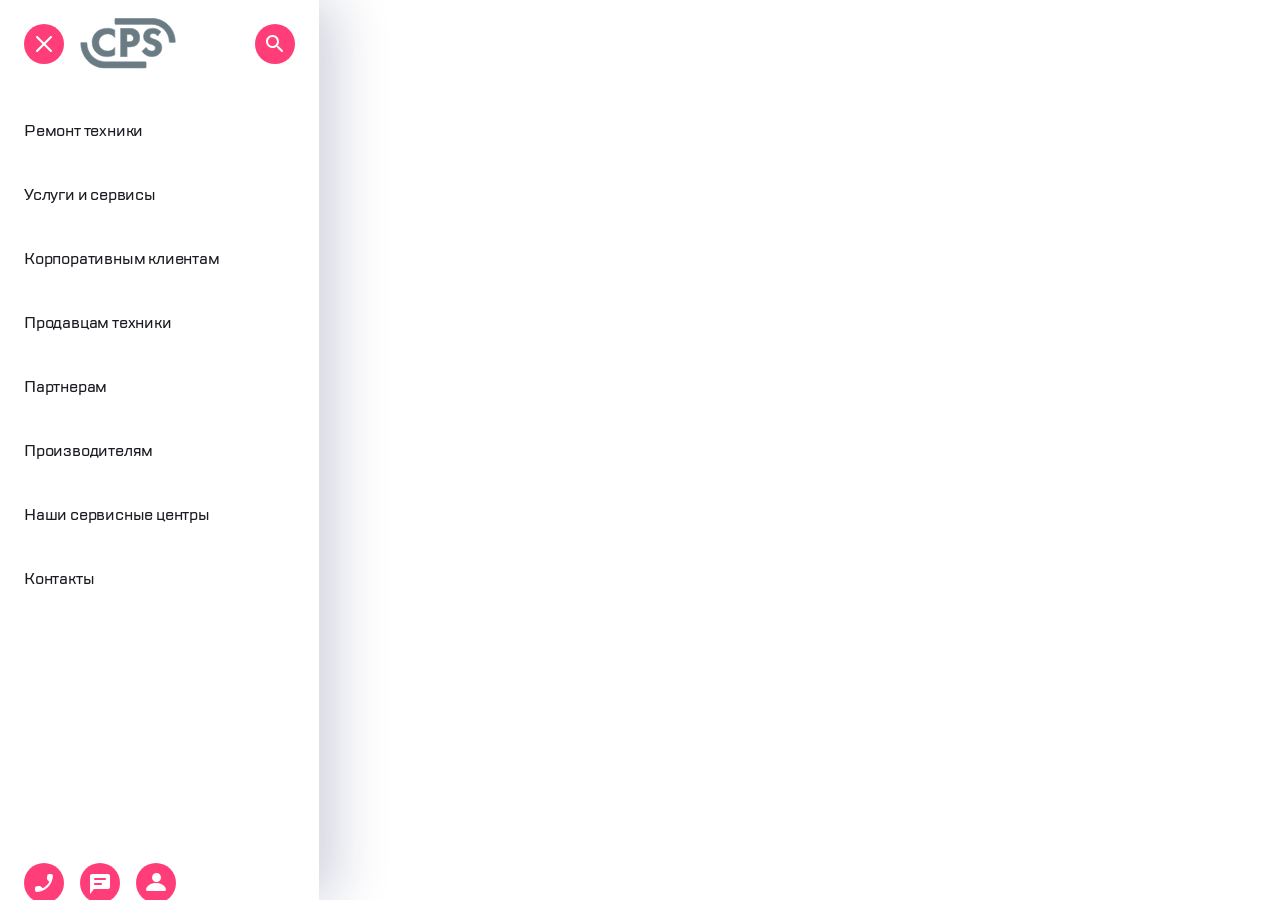
<file: index.html>
<!DOCTYPE html>
<html lang="ru">
<head>
    <meta charset="UTF-8">
    <meta name="viewport" content="width=device-width, initial-scale=1.0">
    <title>Меню (задание 2)</title>
    <link rel="stylesheet" href="menu-style.css">
</head>

<body>
    <div class="container">
      <div class="container__menu-mobile menu-mobile flex">

        <header class="menu-mobile__header menu-mobile-header flex">

          <button class="menu-mobile-header__button menu-mobile-header__button--close btn-reset">
          </button> 
          <a href="#" class="menu-mobile-header__logo-link">
              <img src="images/menu-mobile-logo.svg" alt="Логотип компании" class="menu-mobile-header__logo-icon"> 
          </a>
          <button class="menu-mobile-header__button menu-mobile-header__button--search btn-reset">
          </button> 

        </header>

        <nav class="menu-mobile__navigation">
          <ul class="menu-mobile__list flex list-reset">
            <li class="menu-mobile__item">
              <a href="#" class="menu-mobile__link">
                Ремонт техники
              </a>
            </li>
            <li class="menu-mobile__item">
              <a href="#" class="menu-mobile__link">
                Услуги и сервисы
              </a>
            </li>
            <li class="menu-mobile__item">
              <a href="#" class="menu-mobile__link">
                Корпоративным клиентам
              </a>
            </li>
            <li class="menu-mobile__item">
              <a href="#" class="menu-mobile__link">
                Продавцам техники
              </a>
            </li>
            <li class="menu-mobile__item">
              <a href="#" class="menu-mobile__link">
                Партнерам
              </a>
            </li>
            <li class="menu-mobile__item">
              <a href="#" class="menu-mobile__link">
                Производителям
              </a>
            </li>
            <li class="menu-mobile__item">
              <a href="#" class="menu-mobile__link">
                Наши сервисные центры
              </a>
            </li>
            <li class="menu-mobile__item">
              <a href="#" class="menu-mobile__link">
                Контакты
              </a>
            </li>
          </ul>
        </nav>

        <footer class="menu-mobile__footer footer">
        <div class="footer__contacts footer-contacts flex">
            <ul class="footer-contacts__feedback feedback flex list-reset">
              <li class="feedback__item">
                <a href="#" class="feedback__link">
                  <img src="images/menu-mobile-icon-phone.svg" alt="Позвонить в компанию" class="feedback__icon">
                </a>
              </li>
              <li class="feedback__item">
                <a href="#" class="feedback__link">
                  <img src="images/menu-mobile-icon-chat.svg" alt="Открыть чат" class="feedback__icon">
                </a>
              </li>
              <li class="feedback__item">
                <a href="#" class="feedback__link">
                  <img src="images/menu-mobile-icon-profile.svg" alt="Профиль" class="feedback__icon">
                </a>
              </li>
            </ul>

            <a href="mailto:mail@cps.com" class="footer-contacts__mail">
              mail@cps.com
            </a>
            <a href="tel:+78008908900" class="footer-contacts__phone">
              8 800 890 8900
            </a>
          </div> 

          <ul lang="en" class="footer__languages-list languages-list flex list-reset">
            <li class="languages-list__item">
              <a href="#" class="languages-list__link">
                RU
              </a>
            </li>
            <li class="languages-list__item">
              <a href="#" class="languages-list__link">
                EN
              </a>
            </li>
            <li class="languages-list__item">
              <a href="#" class="languages-list__link">
                CH
              </a>
            </li>
          </ul>
          
        </footer>
      </div>
    </div>

</body>

</html>
</file>
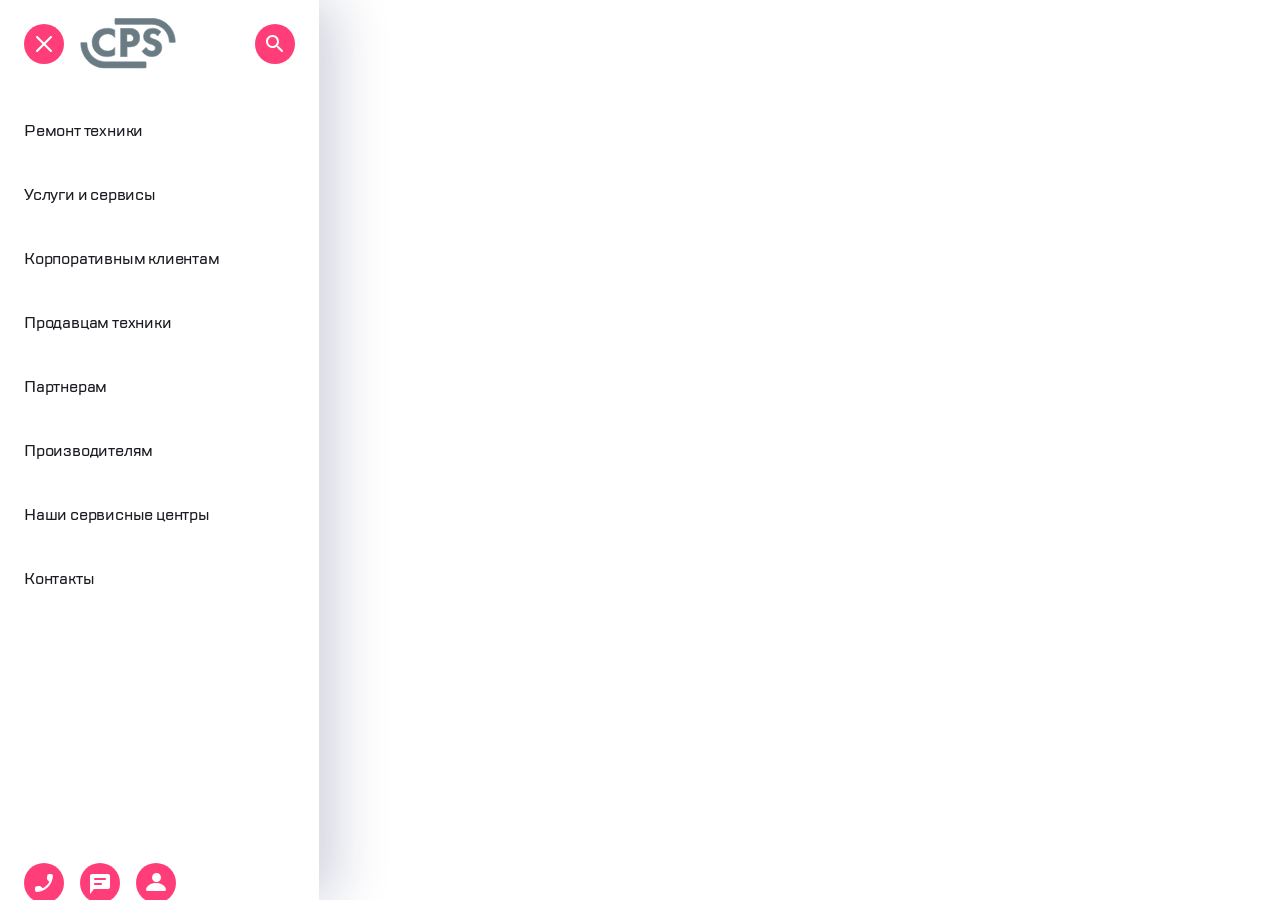
<file: menu.html>
<!DOCTYPE html>
<html lang="ru">
<head>
    <meta charset="UTF-8">
    <meta name="viewport" content="width=device-width, initial-scale=1.0">
    <title>Меню (задание 2)</title>
    <link rel="stylesheet" href="menu-style.css">
</head>

<body>
    <div class="container">
      <div class="container__menu-mobile menu-mobile flex">

        <header class="menu-mobile__header menu-mobile-header flex">

          <button class="menu-mobile-header__button menu-mobile-header__button--close btn-reset">
          </button> 
          <a href="#" class="menu-mobile-header__logo-link">
              <img src="images/menu-mobile-logo.svg" alt="Логотип компании" class="menu-mobile-header__logo-icon"> 
          </a>
          <button class="menu-mobile-header__button menu-mobile-header__button--search btn-reset">
          </button> 

        </header>

        <nav class="menu-mobile__navigation">
          <ul class="menu-mobile__list flex list-reset">
            <li class="menu-mobile__item">
              <a href="#" class="menu-mobile__link">
                Ремонт техники
              </a>
            </li>
            <li class="menu-mobile__item">
              <a href="#" class="menu-mobile__link">
                Услуги и сервисы
              </a>
            </li>
            <li class="menu-mobile__item">
              <a href="#" class="menu-mobile__link">
                Корпоративным клиентам
              </a>
            </li>
            <li class="menu-mobile__item">
              <a href="#" class="menu-mobile__link">
                Продавцам техники
              </a>
            </li>
            <li class="menu-mobile__item">
              <a href="#" class="menu-mobile__link">
                Партнерам
              </a>
            </li>
            <li class="menu-mobile__item">
              <a href="#" class="menu-mobile__link">
                Производителям
              </a>
            </li>
            <li class="menu-mobile__item">
              <a href="#" class="menu-mobile__link">
                Наши сервисные центры
              </a>
            </li>
            <li class="menu-mobile__item">
              <a href="#" class="menu-mobile__link">
                Контакты
              </a>
            </li>
          </ul>
        </nav>

        <footer class="menu-mobile__footer footer">
         <div class="footer__contacts footer-contacts flex">
            <ul class="footer-contacts__feedback feedback flex list-reset">
              <li class="feedback__item">
                <a href="#" class="feedback__link">
                  <img src="images/menu-mobile-icon-phone.svg" alt="Позвонить в компанию" class="feedback__icon">
                </a>
              </li>
              <li class="feedback__item">
                <a href="#" class="feedback__link">
                  <img src="images/menu-mobile-icon-chat.svg" alt="Открыть чат" class="feedback__icon">
                </a>
              </li>
              <li class="feedback__item">
                <a href="#" class="feedback__link">
                  <img src="images/menu-mobile-icon-profile.svg" alt="Профиль" class="feedback__icon">
                </a>
              </li>
            </ul>

            <a href="mailto:mail@cps.com" class="footer-contacts__mail">
              mail@cps.com
            </a>
            <a href="tel:+78008908900" class="footer-contacts__phone">
              8 800 890 8900
            </a>
          </div> 

          <ul lang="en" class="footer__languages-list languages-list flex list-reset">
            <li class="languages-list__item">
              <a href="#" class="languages-list__link">
                RU
              </a>
            </li>
            <li class="languages-list__item">
              <a href="#" class="languages-list__link">
                EN
              </a>
            </li>
            <li class="languages-list__item">
              <a href="#" class="languages-list__link">
                CH
              </a>
            </li>
          </ul>
          
        </footer>
      </div>
    </div>

</body>

</html>
</file>
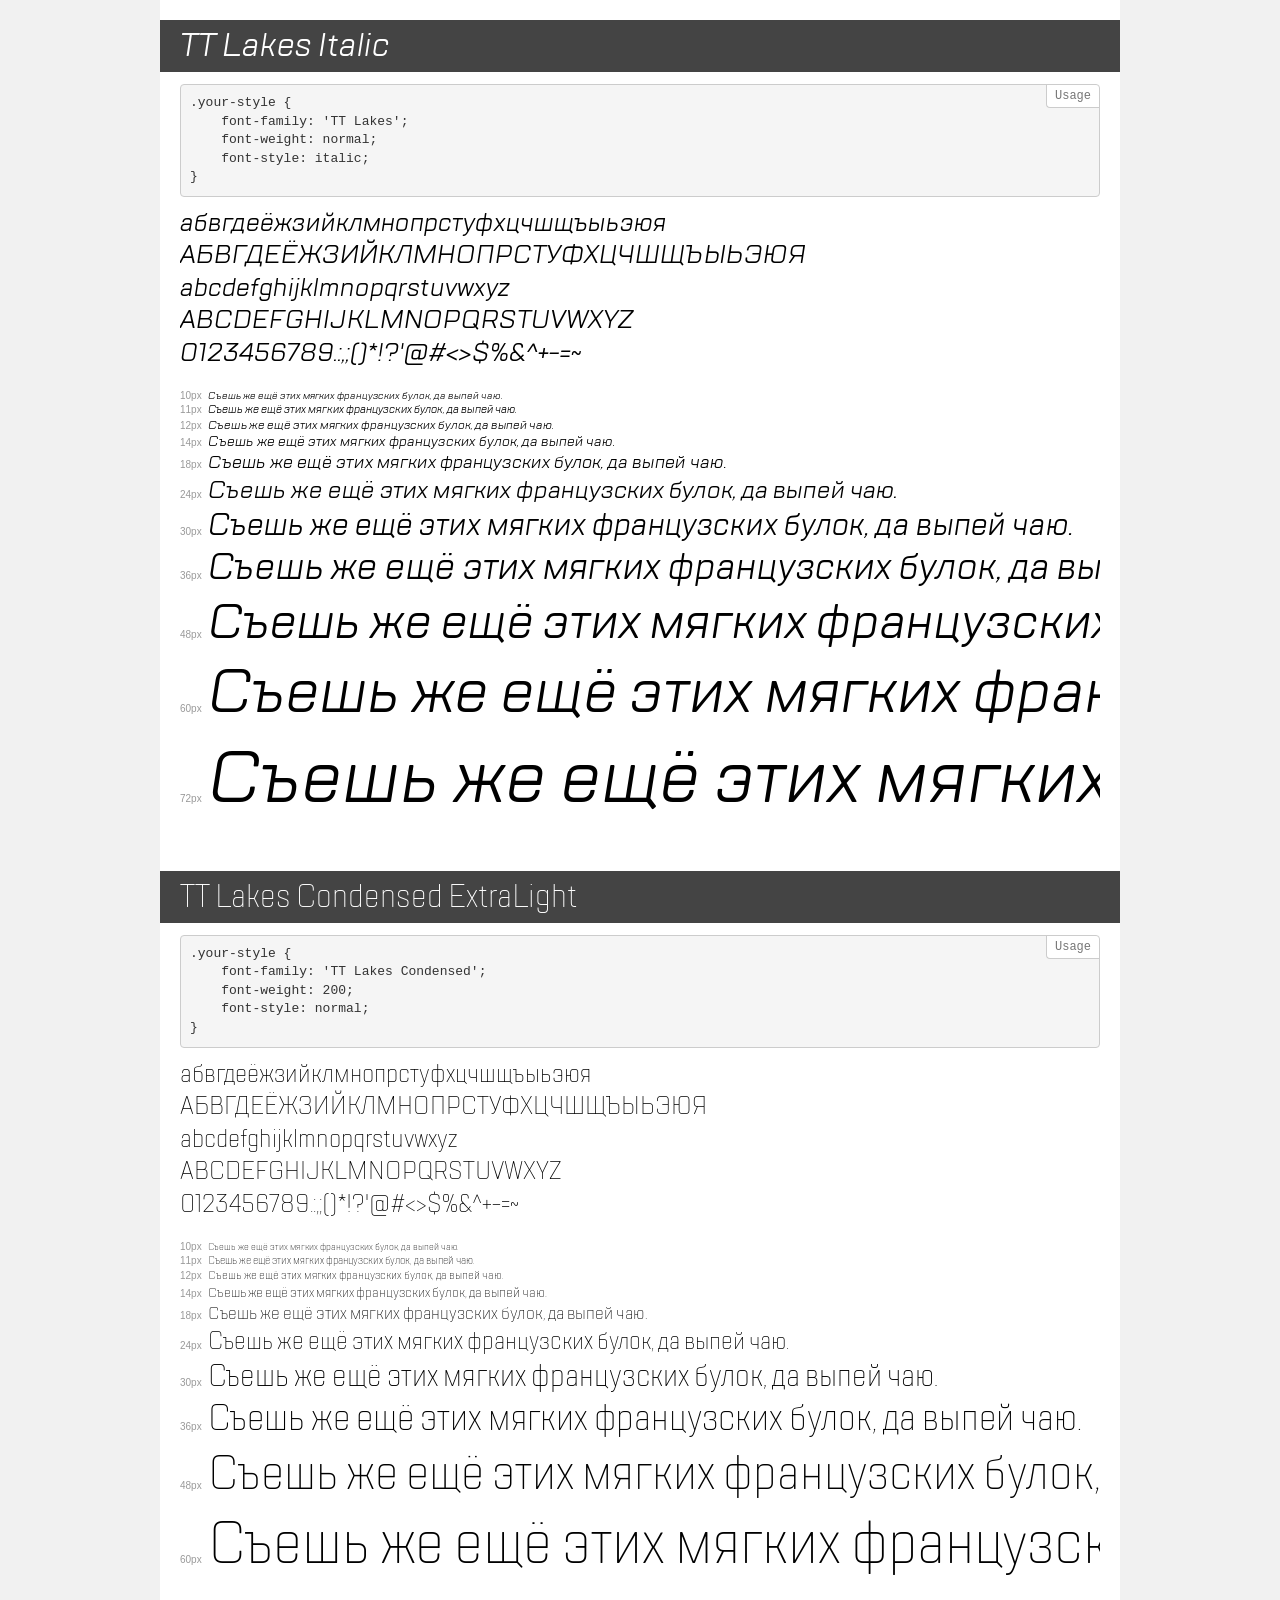
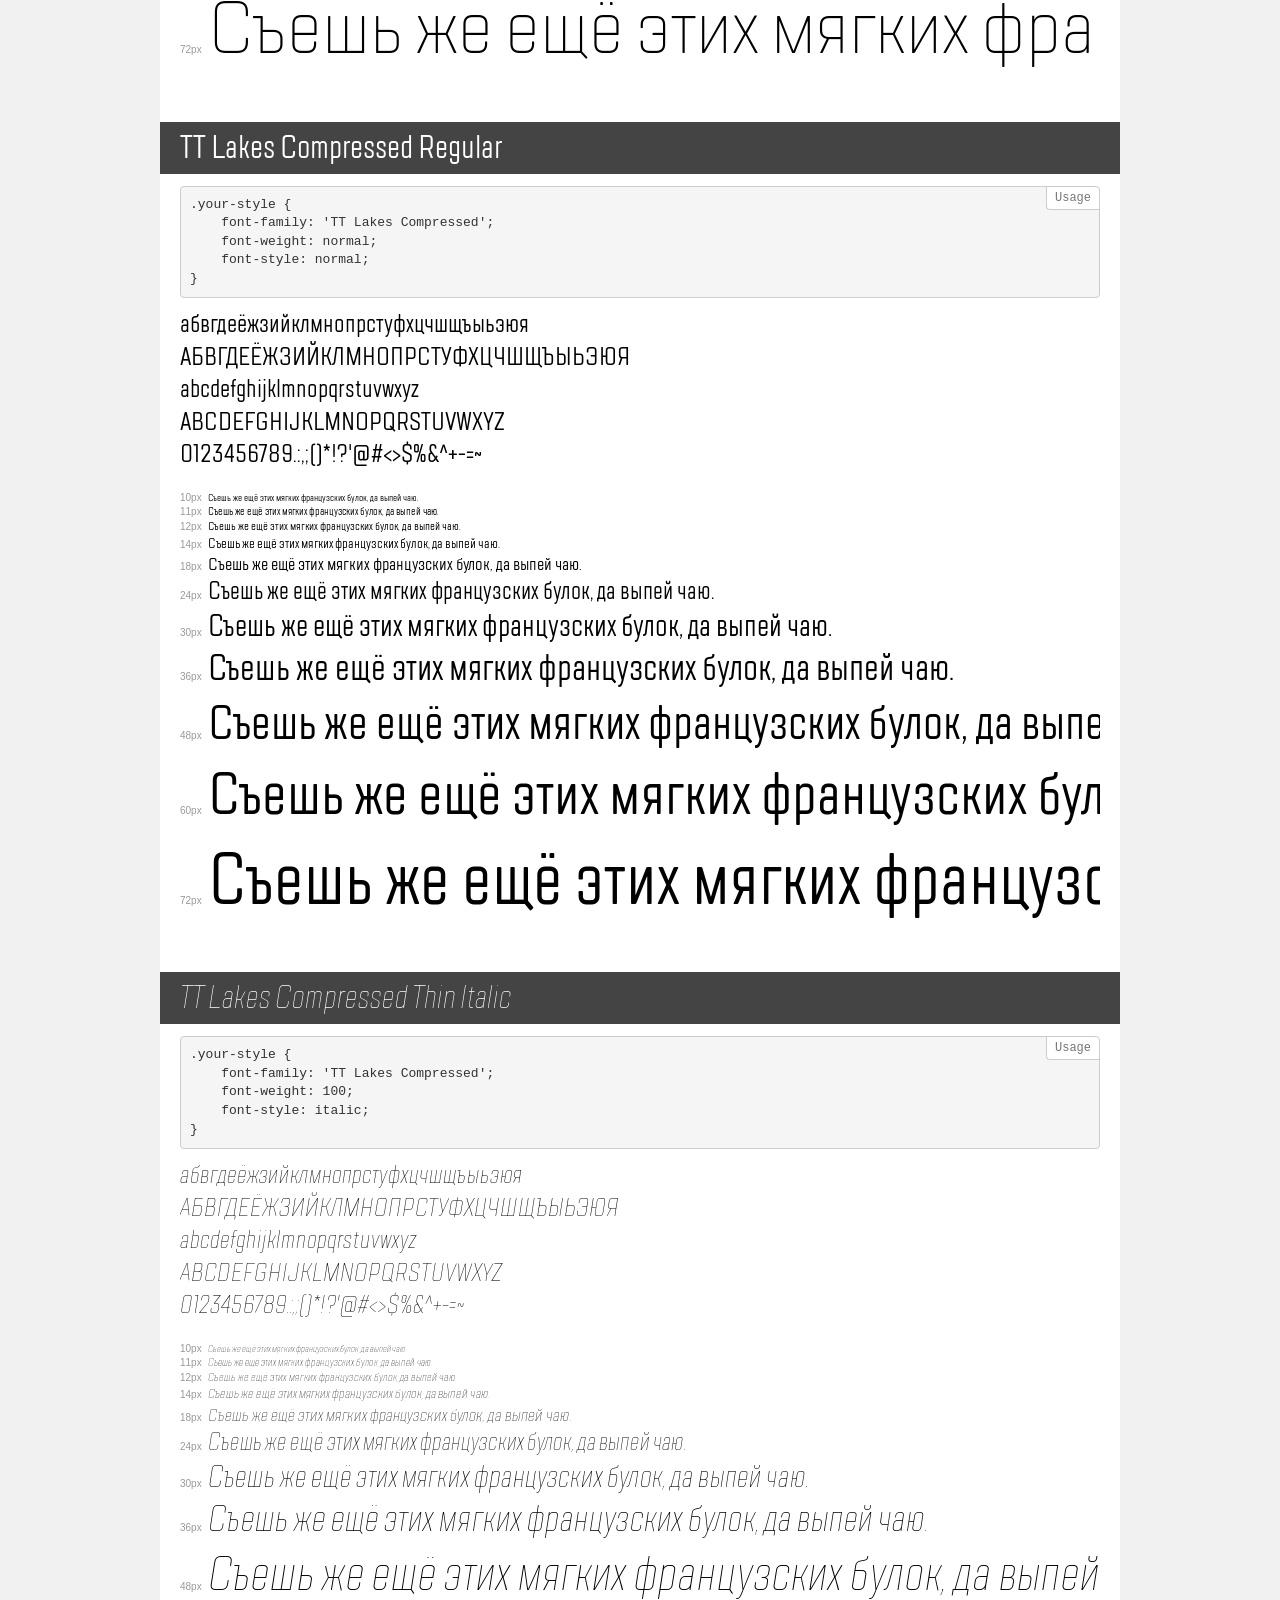
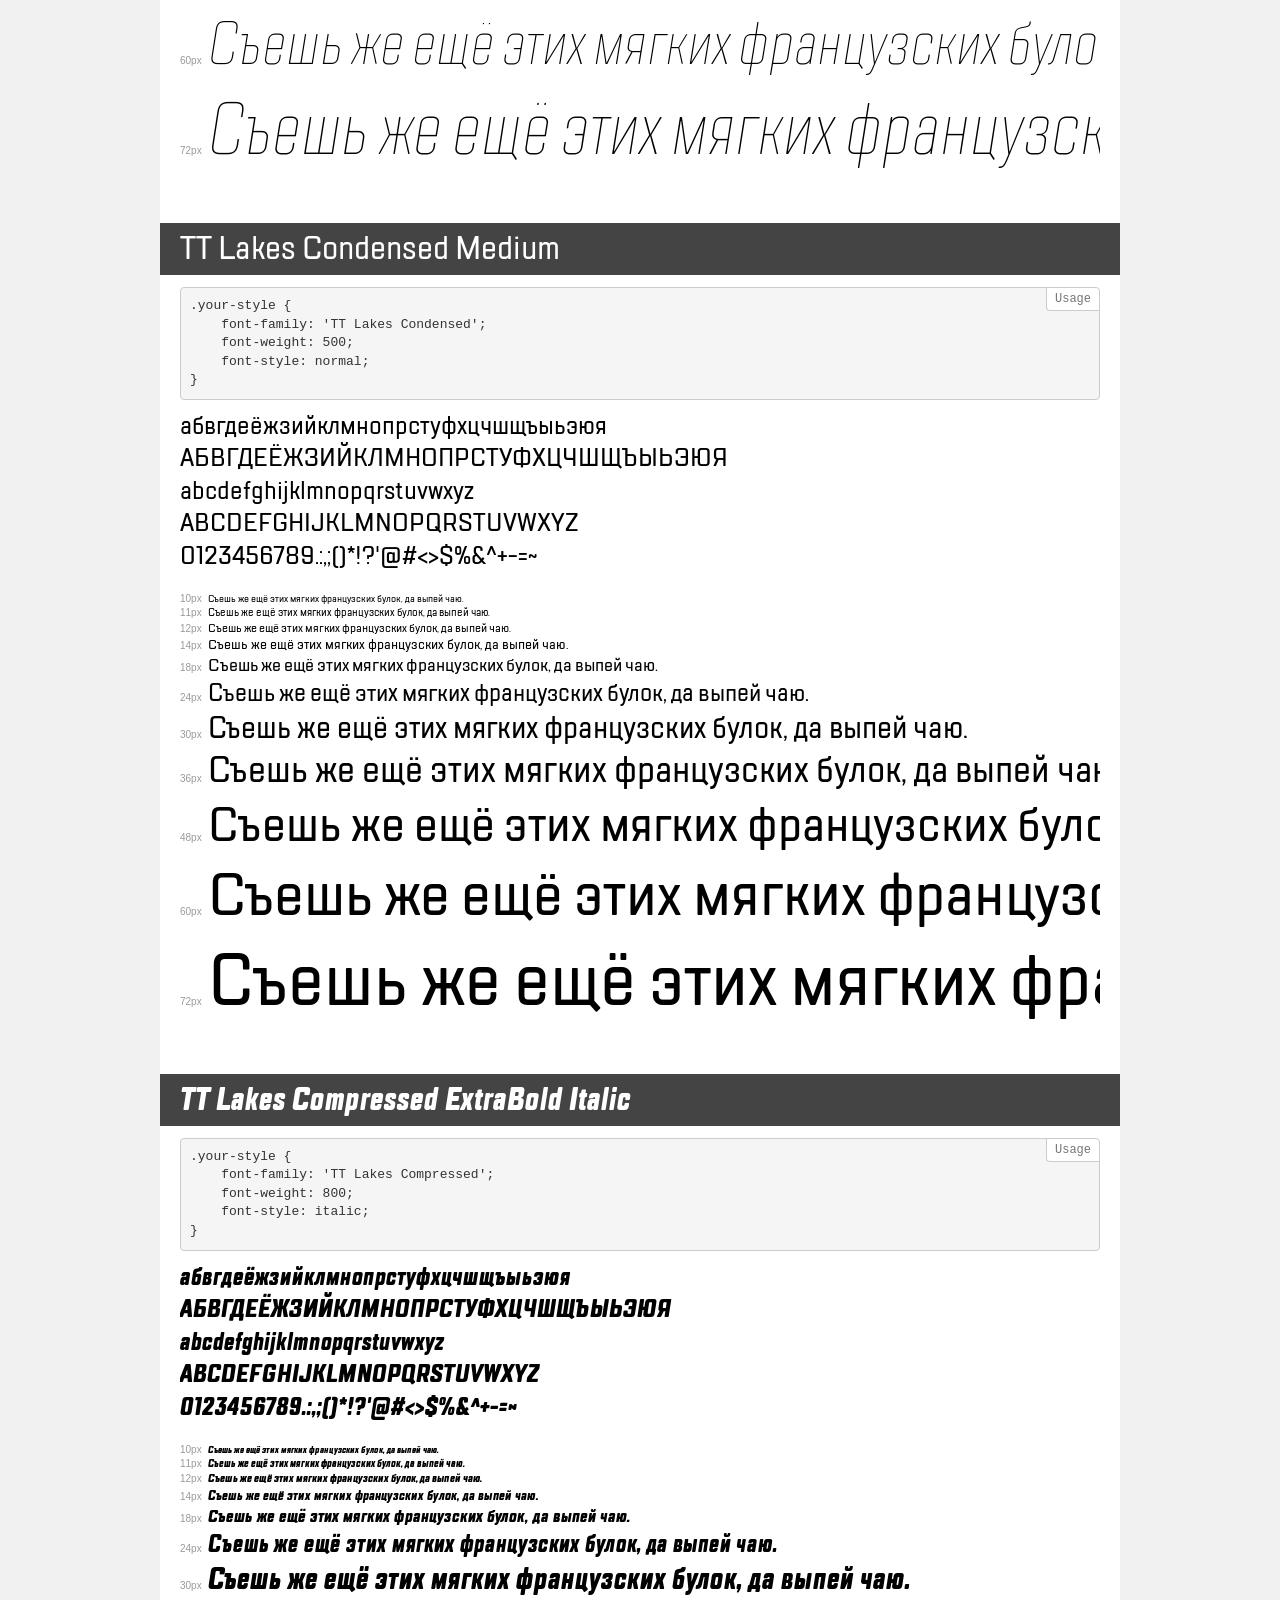
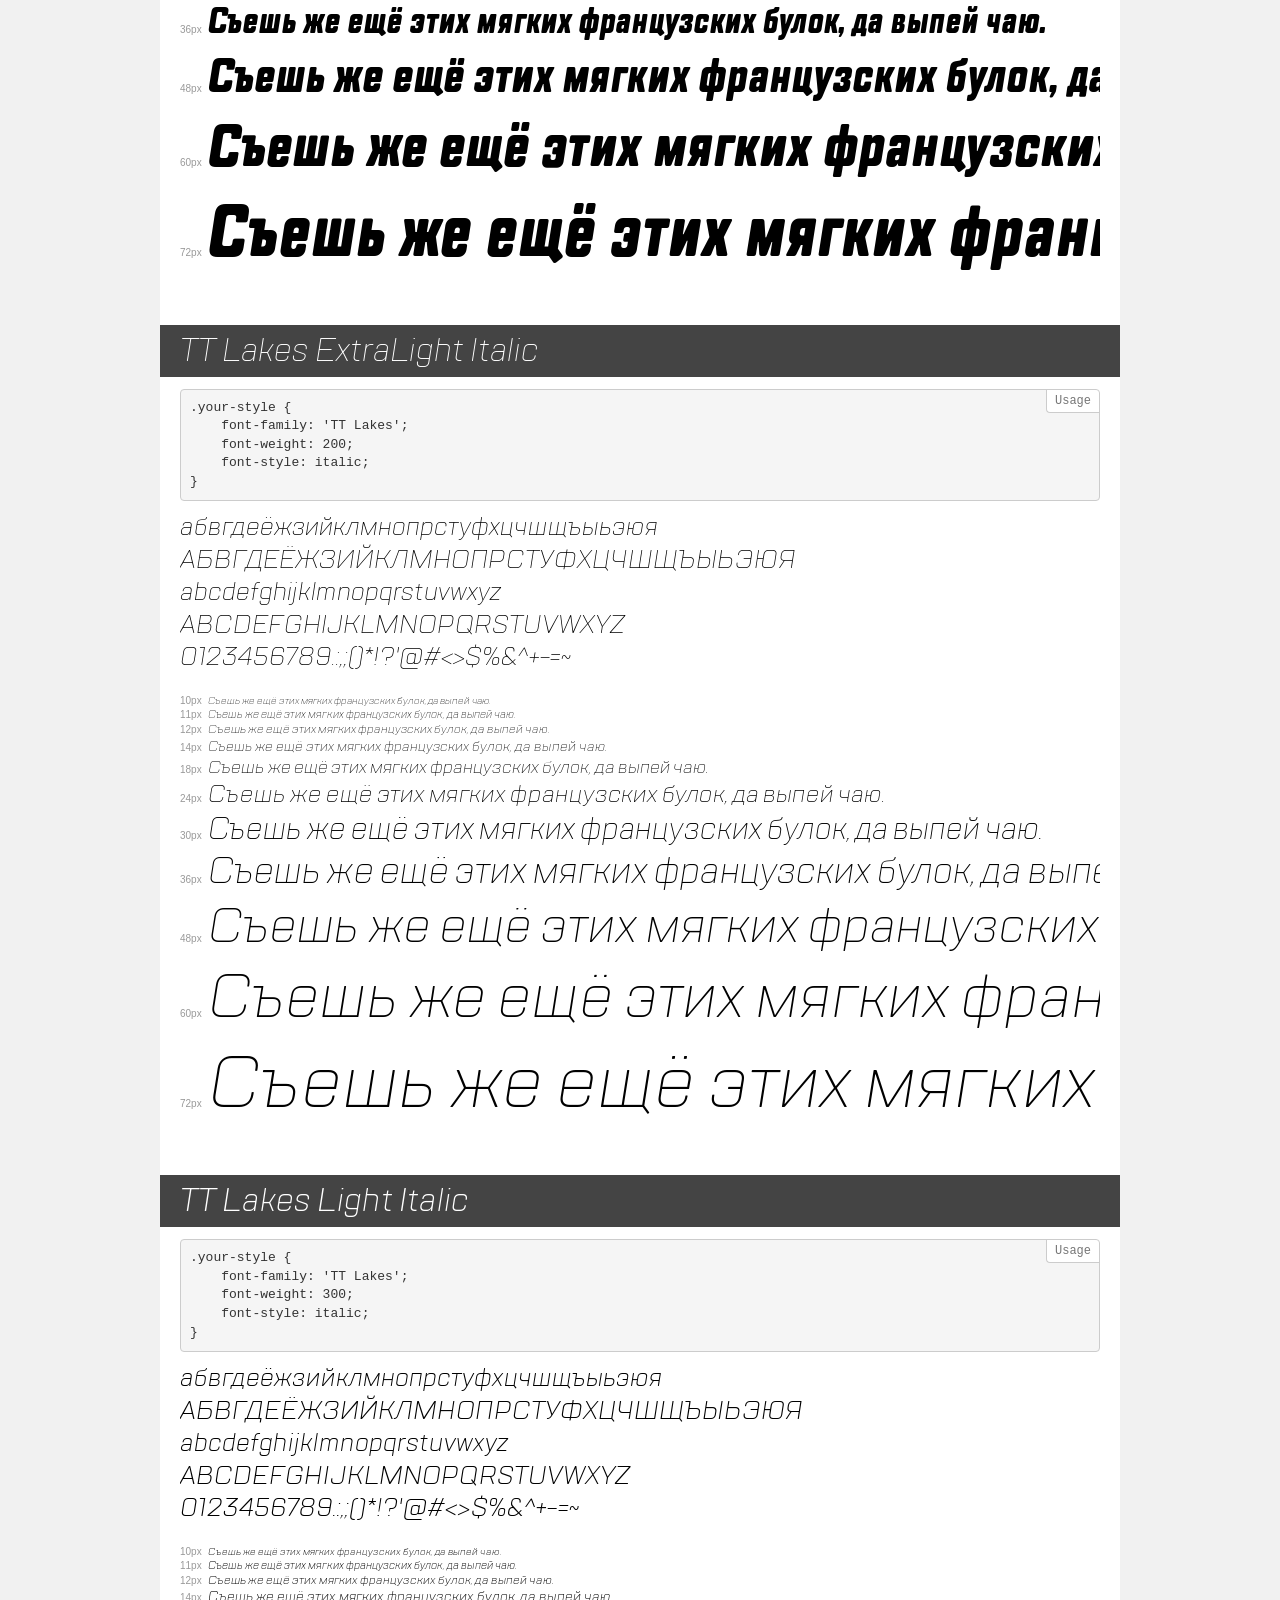
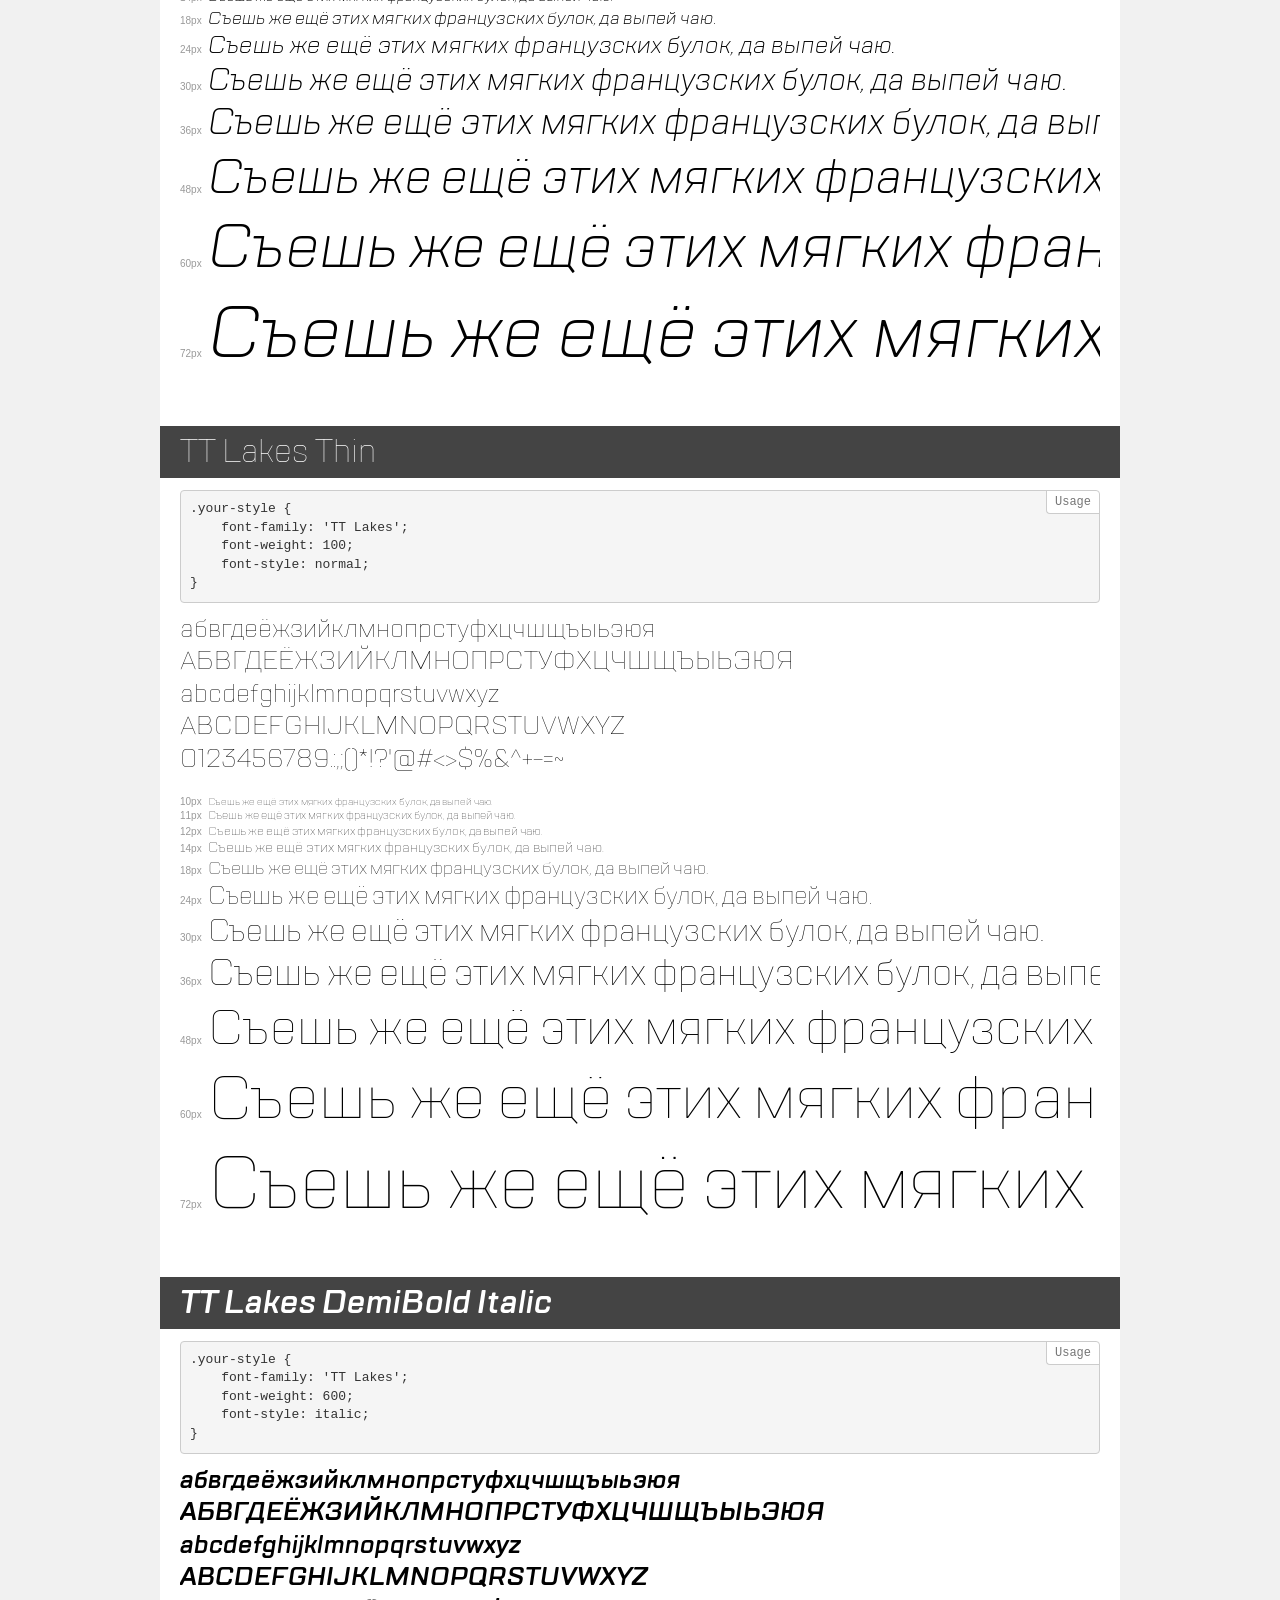
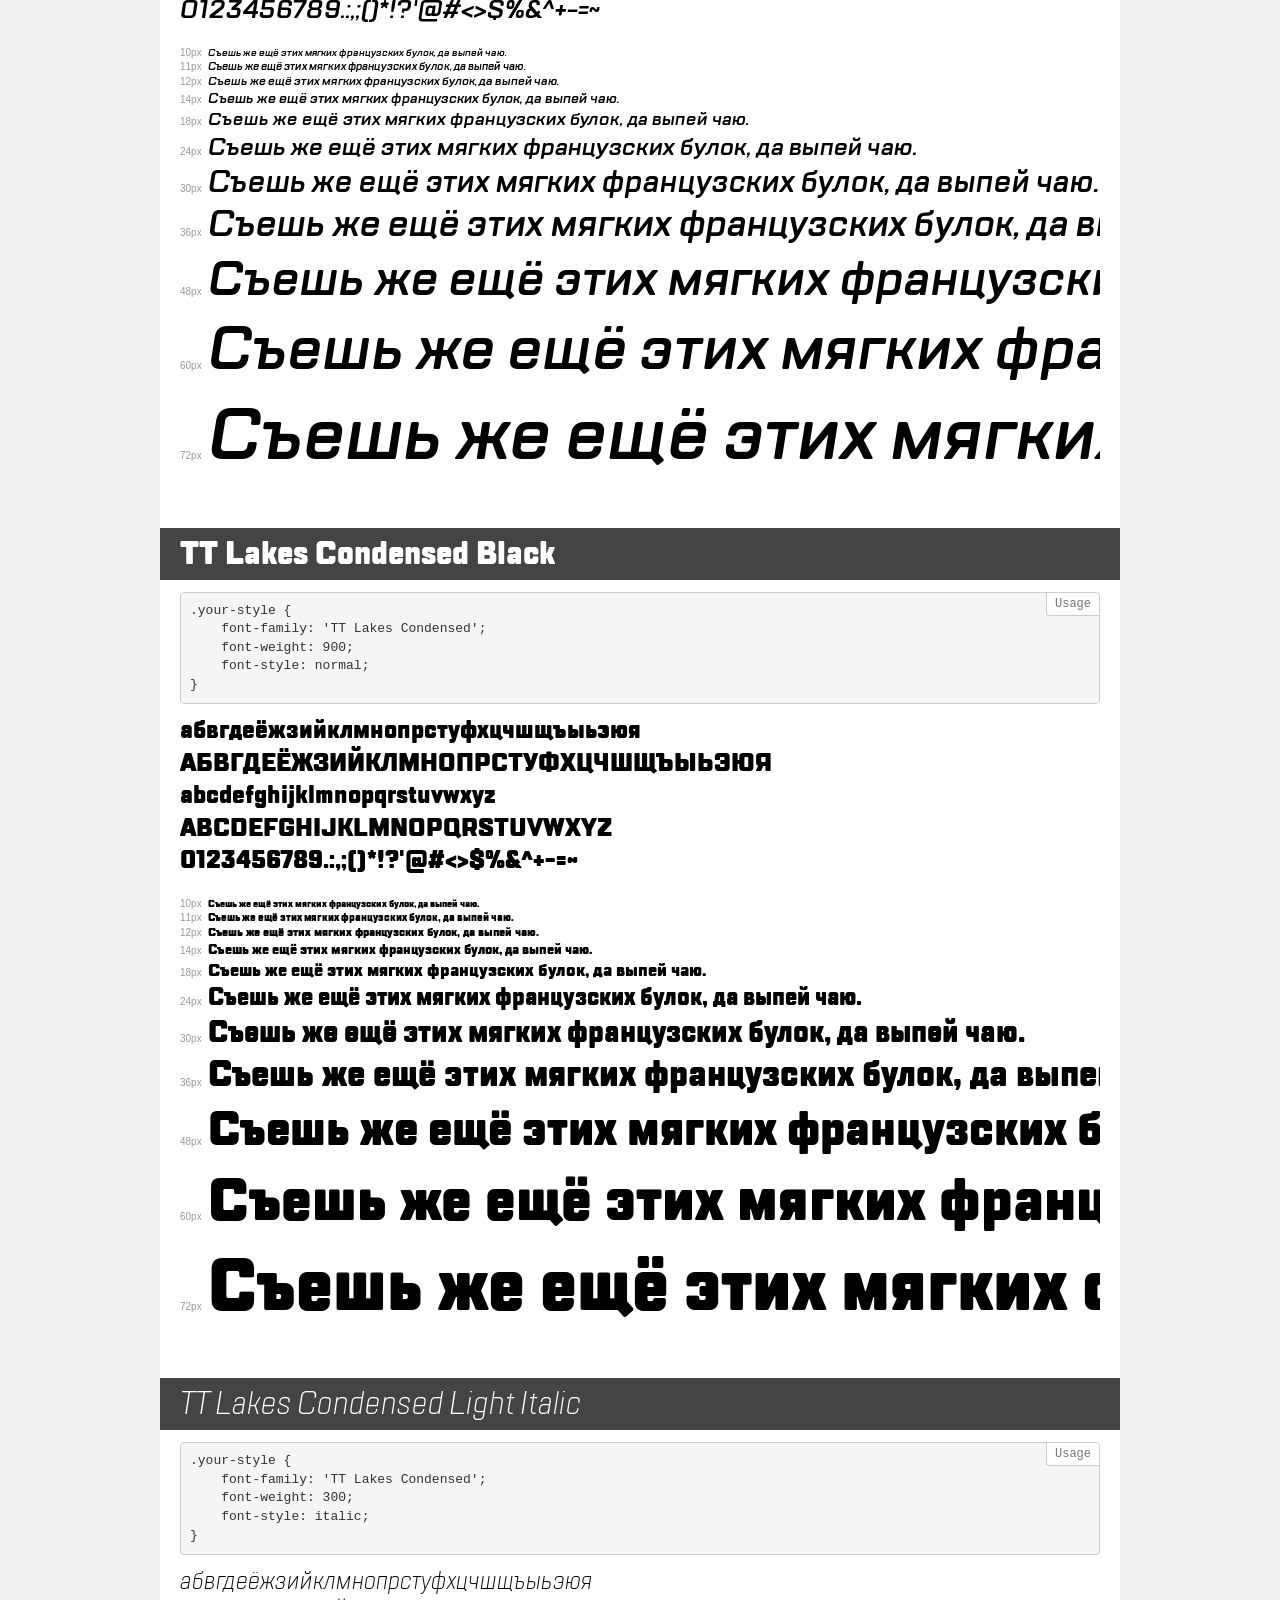
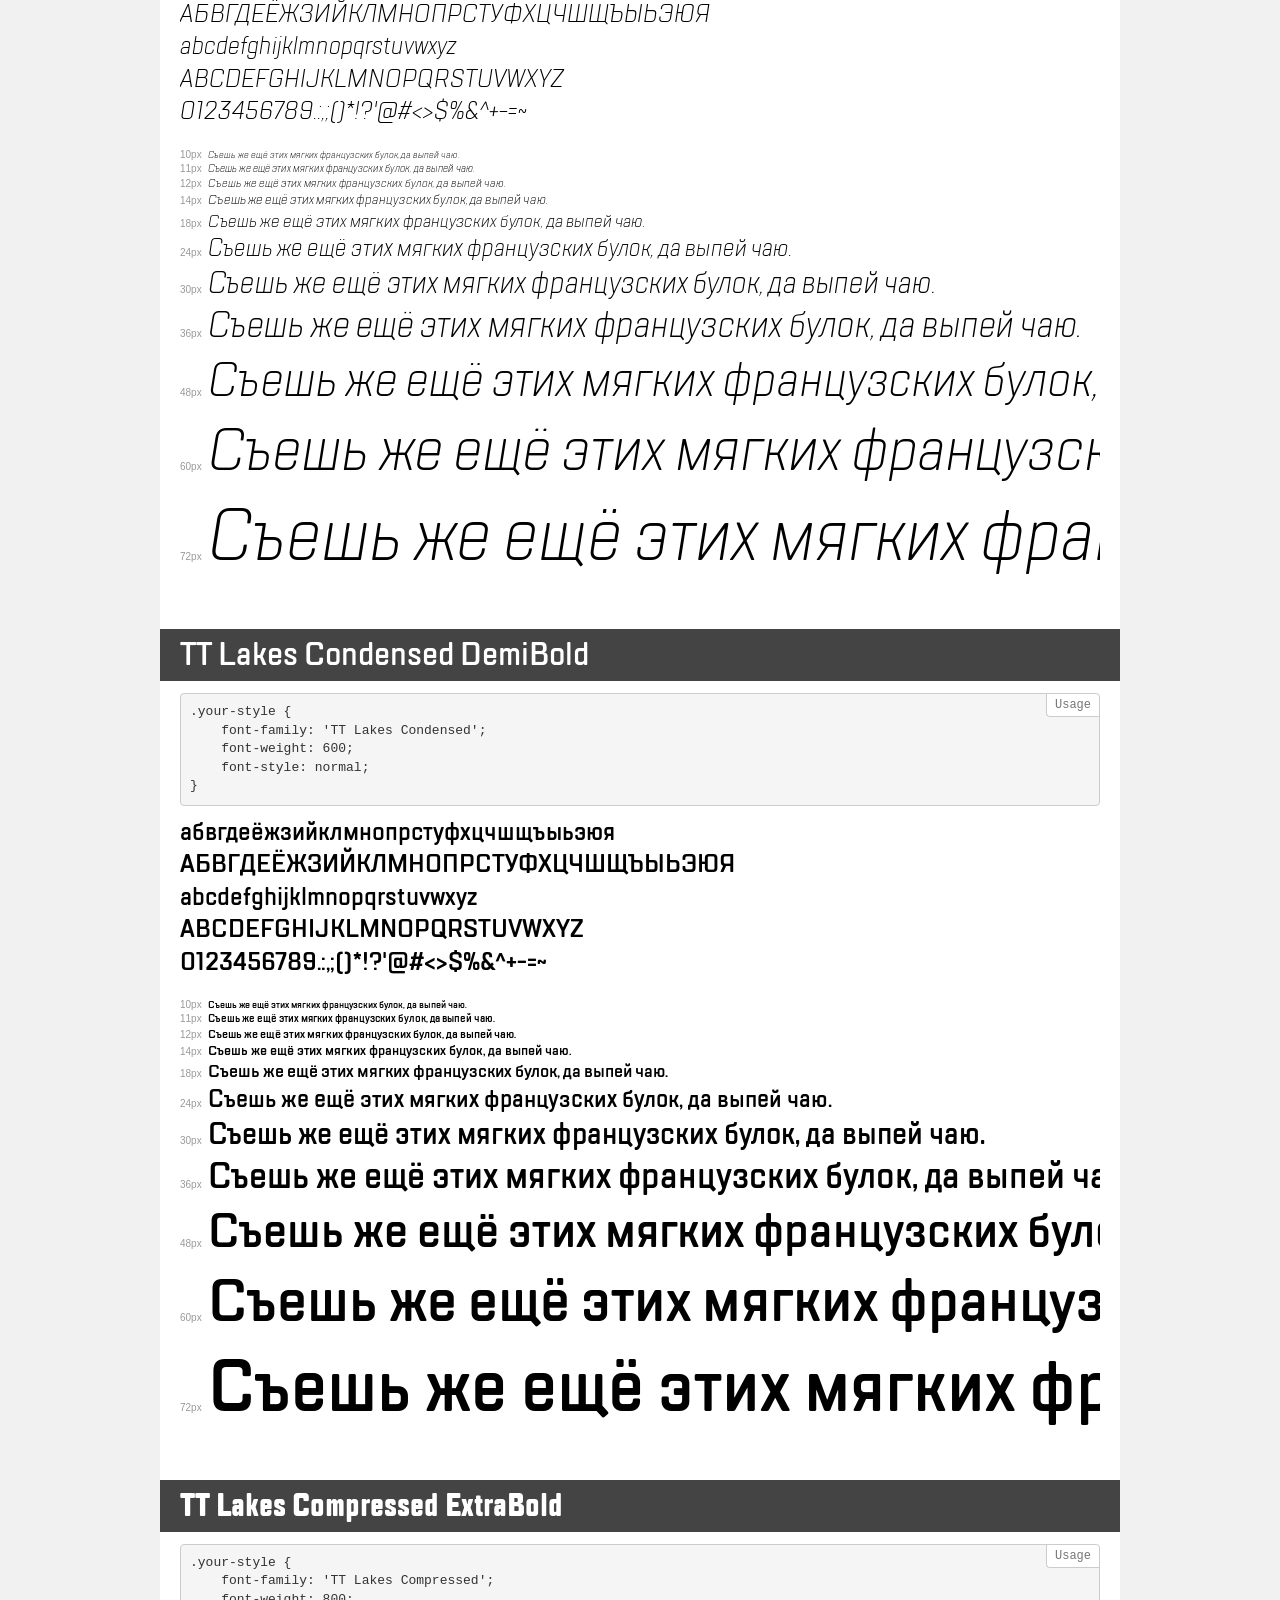
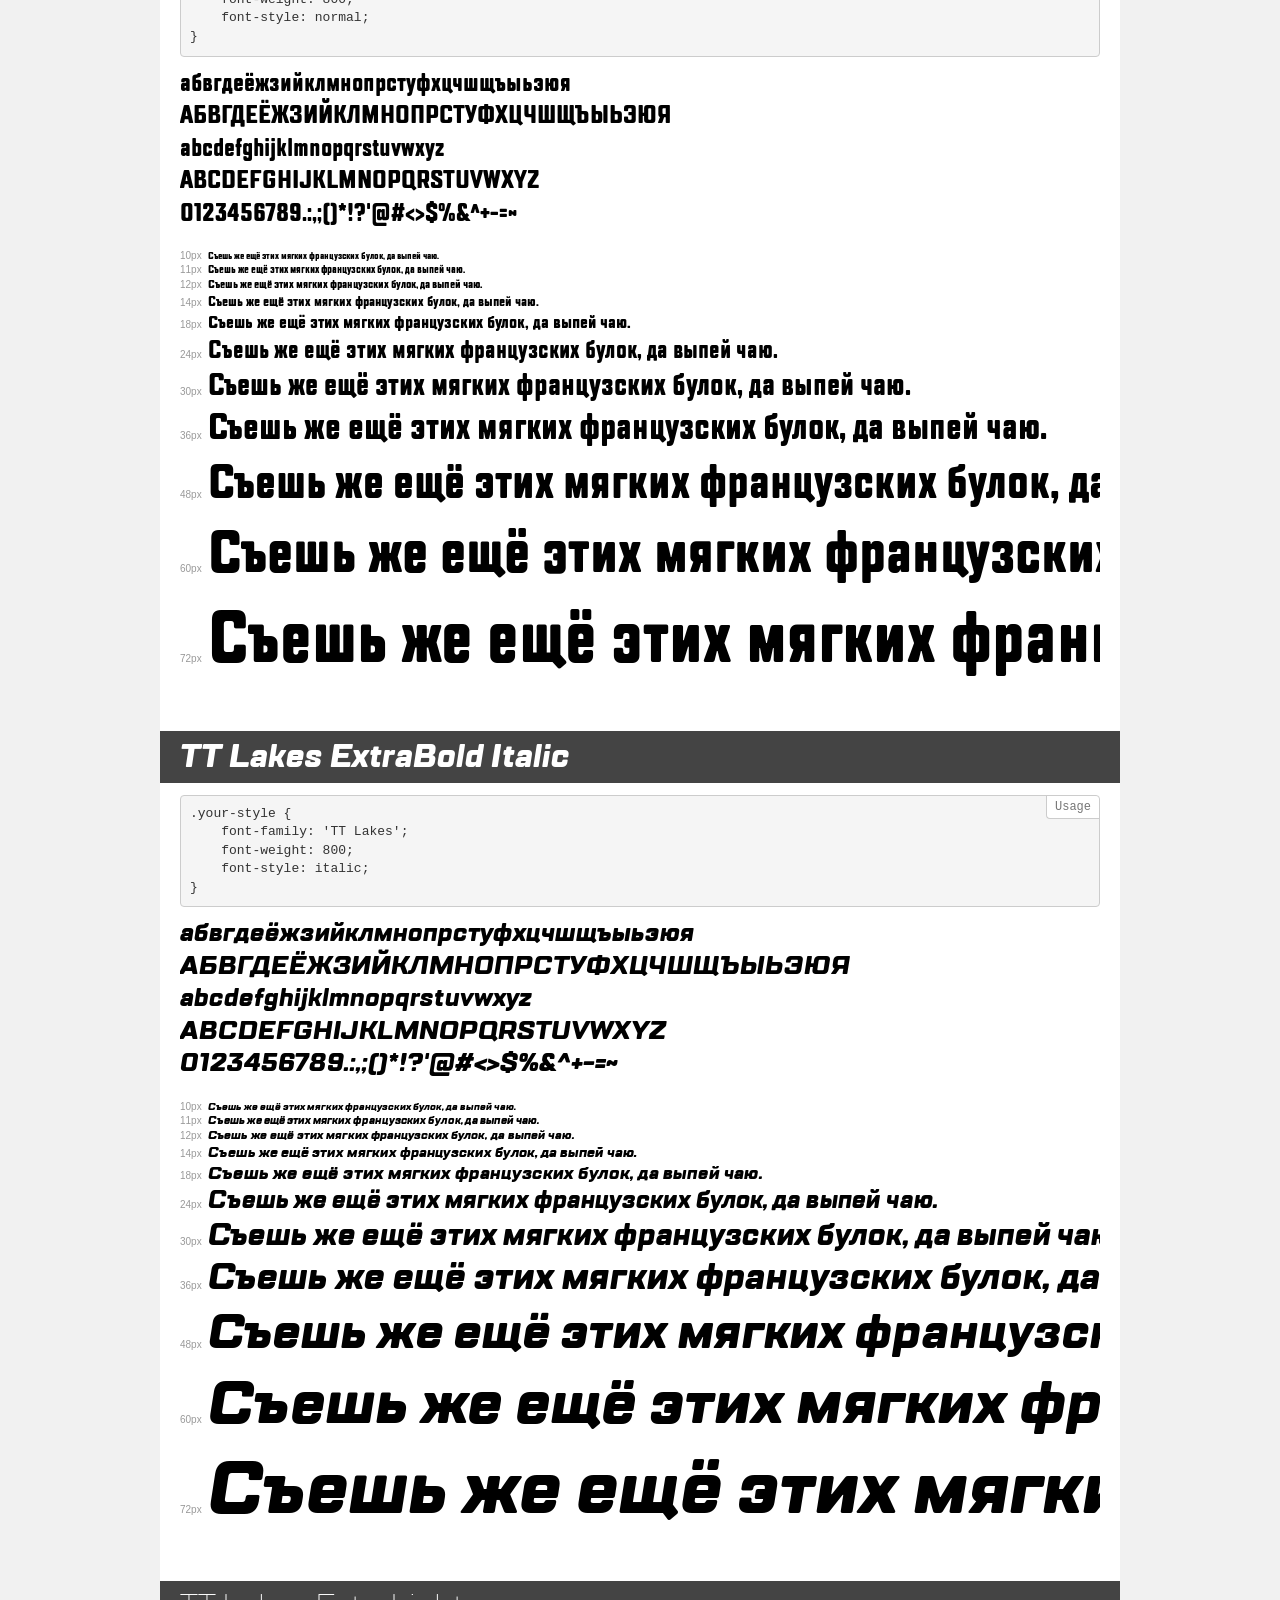
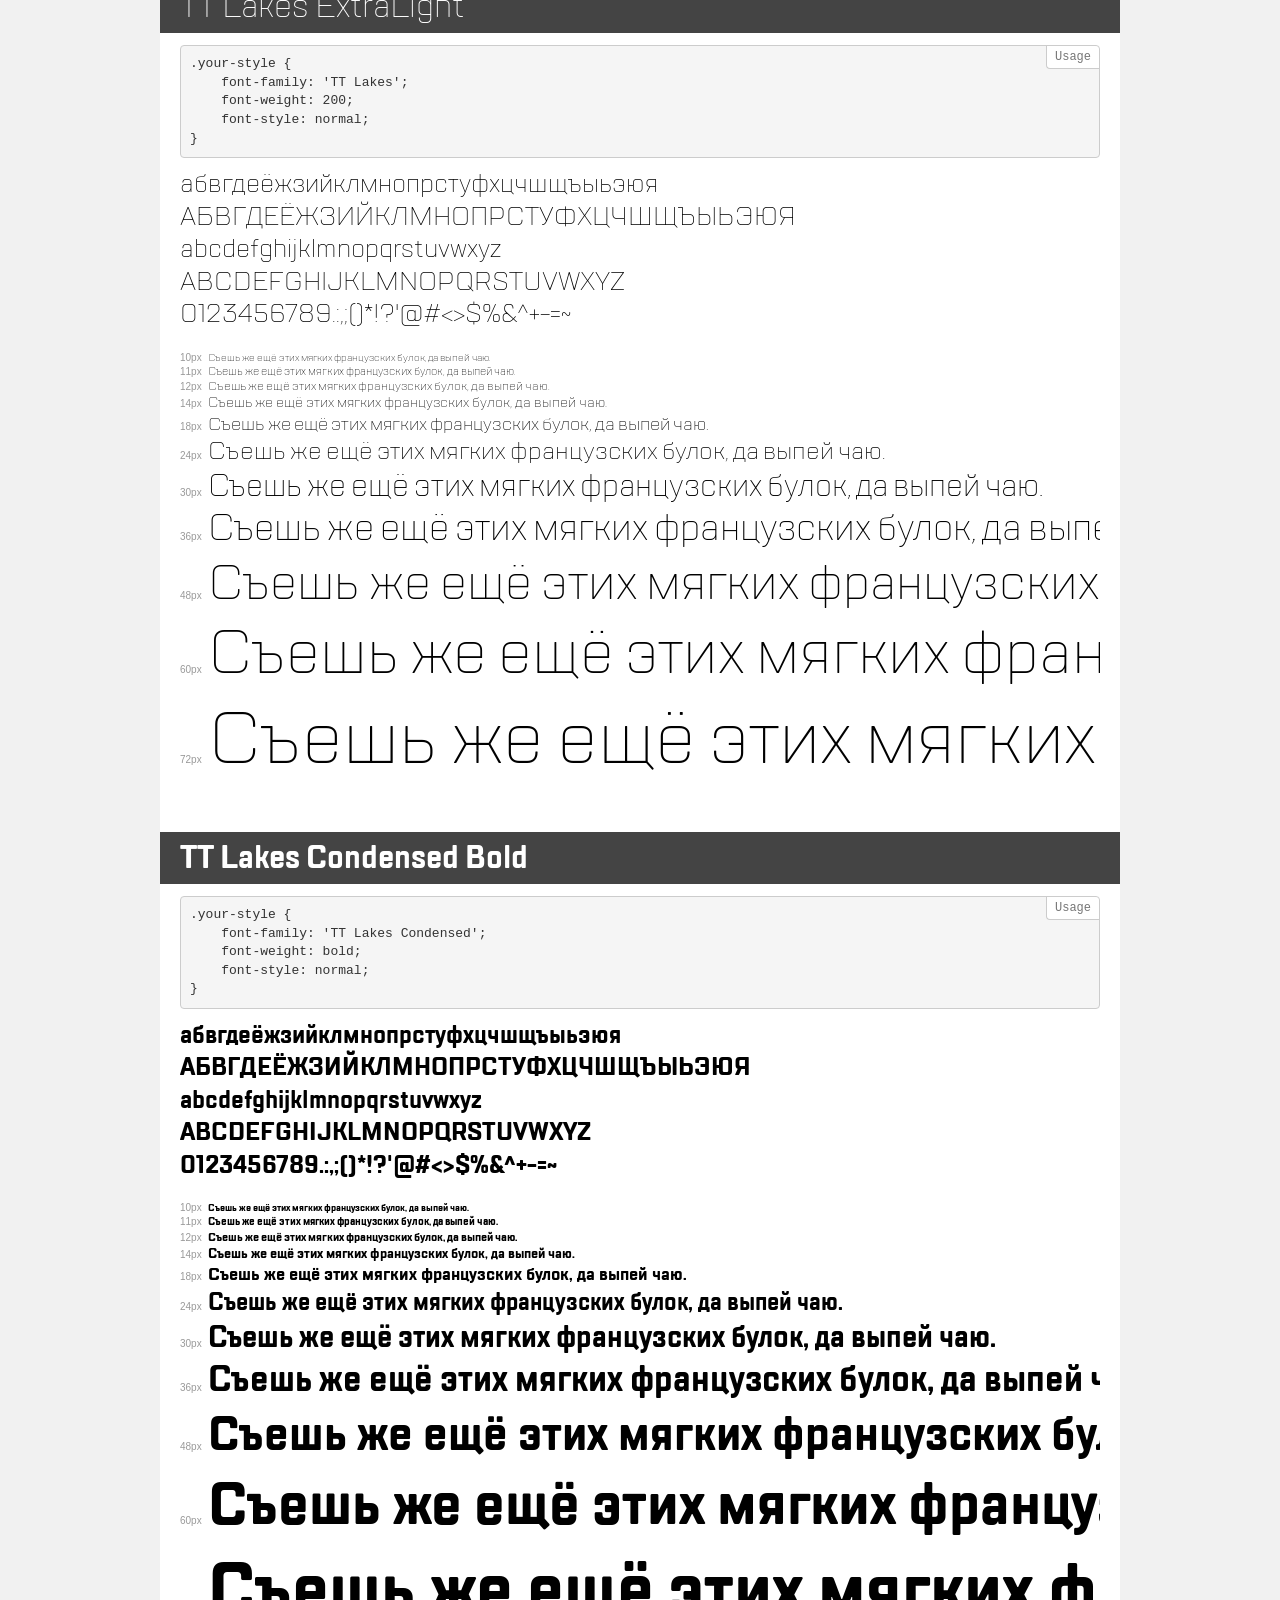
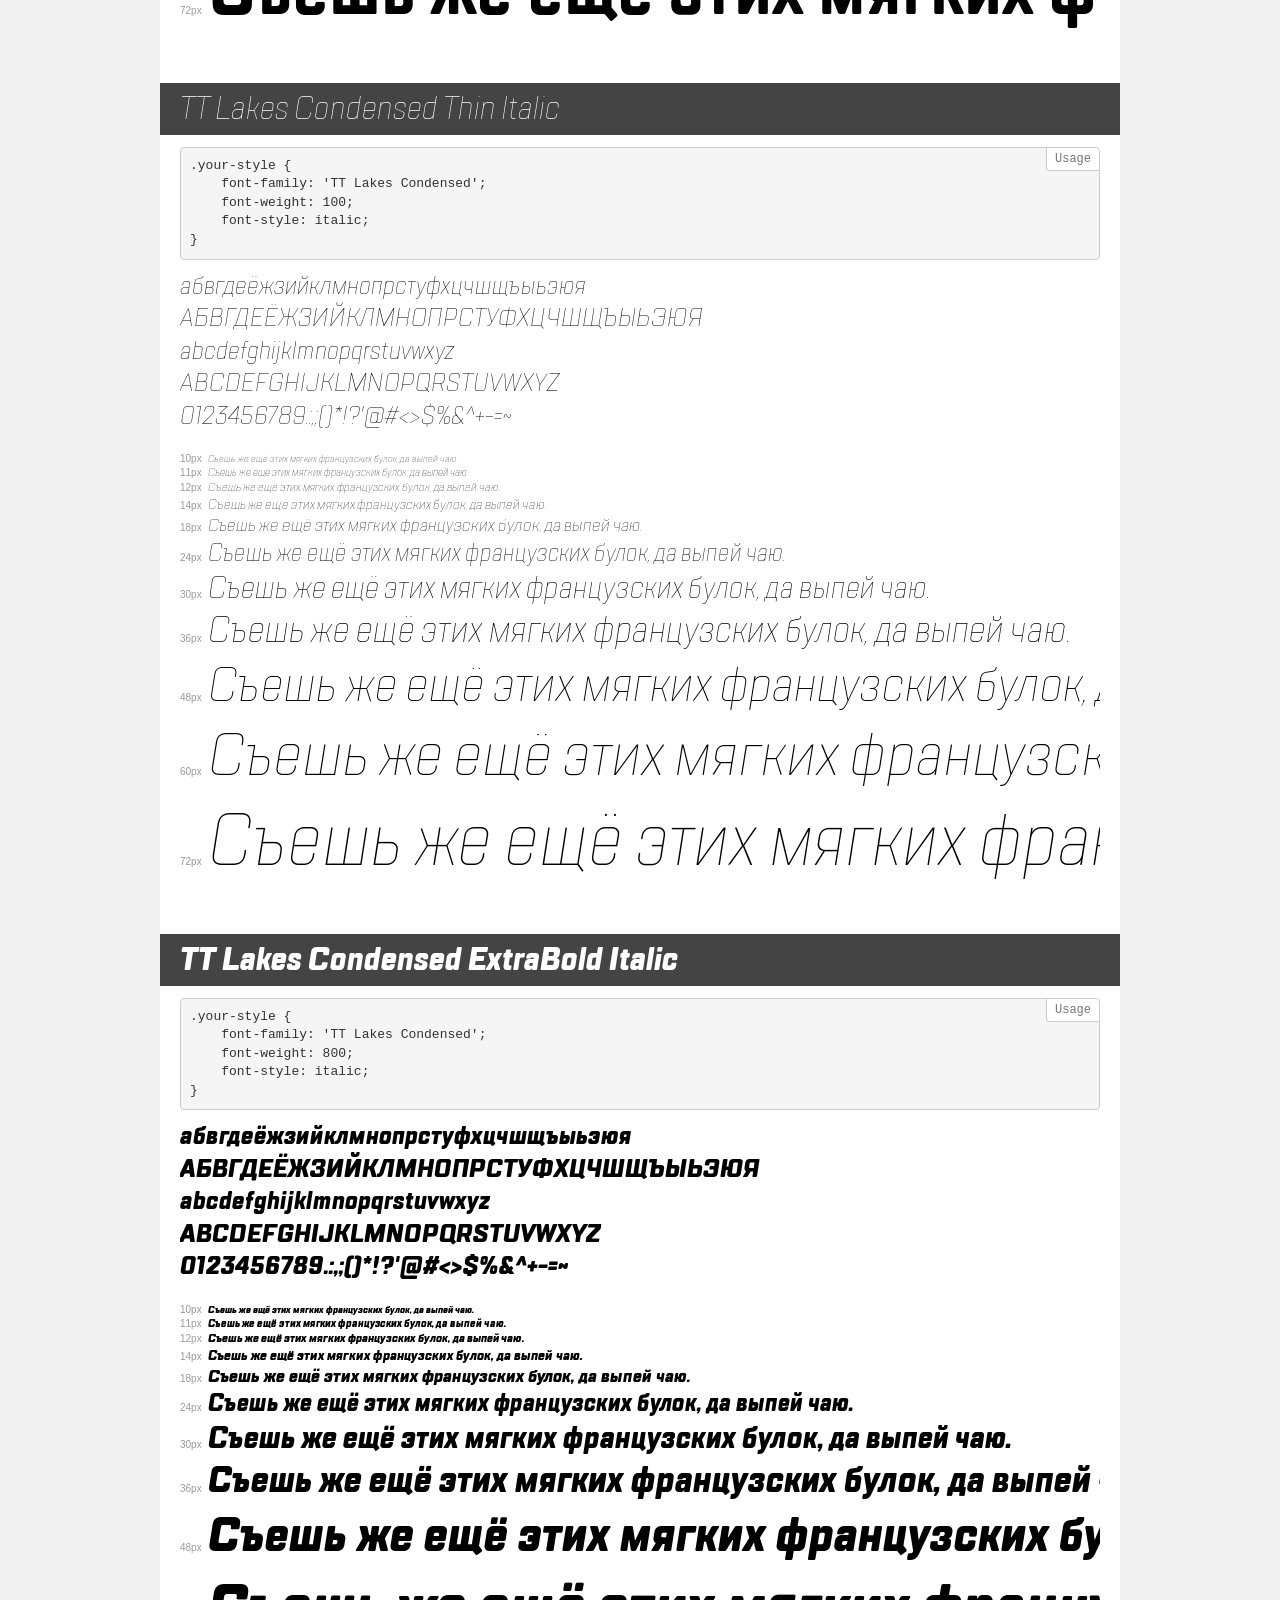
<file: font/TTLakes/demo.html>
<!DOCTYPE html>
<html>
<head>
    <meta charset="utf-8">
    <meta http-equiv="X-UA-Compatible" content="IE=edge">
    <meta name="viewport" content="width=device-width, initial-scale=1">
    <meta name="robots" content="noindex, noarchive">
    <meta name="format-detection" content="telephone=no">
    <title>Transfonter demo</title>
    <link href="stylesheet.css" rel="stylesheet">
    <style>
        /*
        http://meyerweb.com/eric/tools/css/reset/
        v2.0 | 20110126
        License: none (public domain)
        */
        html, body, div, span, applet, object, iframe,
        h1, h2, h3, h4, h5, h6, p, blockquote, pre,
        a, abbr, acronym, address, big, cite, code,
        del, dfn, em, img, ins, kbd, q, s, samp,
        small, strike, strong, sub, sup, tt, var,
        b, u, i, center,
        dl, dt, dd, ol, ul, li,
        fieldset, form, label, legend,
        table, caption, tbody, tfoot, thead, tr, th, td,
        article, aside, canvas, details, embed,
        figure, figcaption, footer, header, hgroup,
        menu, nav, output, ruby, section, summary,
        time, mark, audio, video {
            margin: 0;
            padding: 0;
            border: 0;
            font-size: 100%;
            font: inherit;
            vertical-align: baseline;
        }
        /* HTML5 display-role reset for older browsers */
        article, aside, details, figcaption, figure,
        footer, header, hgroup, menu, nav, section {
            display: block;
        }
        body {
            line-height: 1;
        }
        ol, ul {
            list-style: none;
        }
        blockquote, q {
            quotes: none;
        }
        blockquote:before, blockquote:after,
        q:before, q:after {
            content: '';
            content: none;
        }
        table {
            border-collapse: collapse;
            border-spacing: 0;
        }
        /* common styles */
        body {
            background: #f1f1f1;
            color: #000;
        }
        .page {
            background: #fff;
            width: 920px;
            margin: 0 auto;
            padding: 20px 20px 0 20px;
            overflow: hidden;
        }
        .font-container {
            overflow-x: auto;
            overflow-y: hidden;
            margin-bottom: 40px;
            line-height: 1.3;
            white-space: nowrap;
            padding-bottom: 5px;
        }
        h1 {
            position: relative;
            background: #444;
            font-size: 32px;
            color: #fff;
            padding: 10px 20px;
            margin: 0 -20px 12px -20px;
        }
        .letters {
            font-size: 25px;
            margin-bottom: 20px;
        }
        .s10:before {
            content: '10px';
        }
        .s11:before {
            content: '11px';
        }
        .s12:before {
            content: '12px';
        }
        .s14:before {
            content: '14px';
        }
        .s18:before {
            content: '18px';
        }
        .s24:before {
            content: '24px';
        }
        .s30:before {
            content: '30px';
        }
        .s36:before {
            content: '36px';
        }
        .s48:before {
            content: '48px';
        }
        .s60:before {
            content: '60px';
        }
        .s72:before {
            content: '72px';
        }
        .s10:before, .s11:before, .s12:before, .s14:before,
        .s18:before, .s24:before, .s30:before, .s36:before,
        .s48:before, .s60:before, .s72:before {
            font-family: Arial, sans-serif;
            font-size: 10px;
            font-weight: normal;
            font-style: normal;
            color: #999;
            padding-right: 6px;
        }
        pre {
            display: block;
            position: relative;
            padding: 9px;
            margin: 0 0 10px;
            font-family: Monaco, Menlo, Consolas, "Courier New", monospace !important;
            font-size: 13px;
            line-height: 1.428571429;
            color: #333;
            font-weight: normal !important;
            font-style: normal !important;
            background-color: #f5f5f5;
            border: 1px solid #ccc;
            overflow-x: auto;
            border-radius: 4px;
        }
        pre:after {
            display: block;
            position: absolute;
            right: 0;
            top: 0;
            content: 'Usage';
            line-height: 1;
            padding: 5px 8px;
            font-size: 12px;
            color: #767676;
            background-color: #fff;
            border: 1px solid #ccc;
            border-right: none;
            border-top: none;
            border-radius: 0 4px 0 4px;
            z-index: 10;
        }
        /* responsive */
        @media (max-width: 959px) {
            .page {
                width: auto;
                margin: 0;
            }
        }
    </style>
</head>
<body>
<div class="page">
    <div class="demo" style="font-family: 'TT Lakes'; font-weight: normal; font-style: italic;">
        <h1>TT Lakes Italic</h1>
        <pre>.your-style {
    font-family: 'TT Lakes';
    font-weight: normal;
    font-style: italic;
}</pre>
        <div class="font-container">
            <p class="letters">
                абвгдеёжзийклмнопрстуфхцчшщъыьэюя<br>
АБВГДЕЁЖЗИЙКЛМНОПРСТУФХЦЧШЩЪЫЬЭЮЯ<br>
abcdefghijklmnopqrstuvwxyz<br>
ABCDEFGHIJKLMNOPQRSTUVWXYZ<br>
                0123456789.:,;()*!?'@#<>$%&^+-=~
            </p>
            <p class="s10" style="font-size: 10px;">Съешь же ещё этих мягких французских булок, да выпей чаю.</p>
            <p class="s11" style="font-size: 11px;">Съешь же ещё этих мягких французских булок, да выпей чаю.</p>
            <p class="s12" style="font-size: 12px;">Съешь же ещё этих мягких французских булок, да выпей чаю.</p>
            <p class="s14" style="font-size: 14px;">Съешь же ещё этих мягких французских булок, да выпей чаю.</p>
            <p class="s18" style="font-size: 18px;">Съешь же ещё этих мягких французских булок, да выпей чаю.</p>
            <p class="s24" style="font-size: 24px;">Съешь же ещё этих мягких французских булок, да выпей чаю.</p>
            <p class="s30" style="font-size: 30px;">Съешь же ещё этих мягких французских булок, да выпей чаю.</p>
            <p class="s36" style="font-size: 36px;">Съешь же ещё этих мягких французских булок, да выпей чаю.</p>
            <p class="s48" style="font-size: 48px;">Съешь же ещё этих мягких французских булок, да выпей чаю.</p>
            <p class="s60" style="font-size: 60px;">Съешь же ещё этих мягких французских булок, да выпей чаю.</p>
            <p class="s72" style="font-size: 72px;">Съешь же ещё этих мягких французских булок, да выпей чаю.</p>
        </div>
    </div>
    <div class="demo" style="font-family: 'TT Lakes Condensed'; font-weight: 200; font-style: normal;">
        <h1>TT Lakes Condensed ExtraLight</h1>
        <pre>.your-style {
    font-family: 'TT Lakes Condensed';
    font-weight: 200;
    font-style: normal;
}</pre>
        <div class="font-container">
            <p class="letters">
                абвгдеёжзийклмнопрстуфхцчшщъыьэюя<br>
АБВГДЕЁЖЗИЙКЛМНОПРСТУФХЦЧШЩЪЫЬЭЮЯ<br>
abcdefghijklmnopqrstuvwxyz<br>
ABCDEFGHIJKLMNOPQRSTUVWXYZ<br>
                0123456789.:,;()*!?'@#<>$%&^+-=~
            </p>
            <p class="s10" style="font-size: 10px;">Съешь же ещё этих мягких французских булок, да выпей чаю.</p>
            <p class="s11" style="font-size: 11px;">Съешь же ещё этих мягких французских булок, да выпей чаю.</p>
            <p class="s12" style="font-size: 12px;">Съешь же ещё этих мягких французских булок, да выпей чаю.</p>
            <p class="s14" style="font-size: 14px;">Съешь же ещё этих мягких французских булок, да выпей чаю.</p>
            <p class="s18" style="font-size: 18px;">Съешь же ещё этих мягких французских булок, да выпей чаю.</p>
            <p class="s24" style="font-size: 24px;">Съешь же ещё этих мягких французских булок, да выпей чаю.</p>
            <p class="s30" style="font-size: 30px;">Съешь же ещё этих мягких французских булок, да выпей чаю.</p>
            <p class="s36" style="font-size: 36px;">Съешь же ещё этих мягких французских булок, да выпей чаю.</p>
            <p class="s48" style="font-size: 48px;">Съешь же ещё этих мягких французских булок, да выпей чаю.</p>
            <p class="s60" style="font-size: 60px;">Съешь же ещё этих мягких французских булок, да выпей чаю.</p>
            <p class="s72" style="font-size: 72px;">Съешь же ещё этих мягких французских булок, да выпей чаю.</p>
        </div>
    </div>
    <div class="demo" style="font-family: 'TT Lakes Compressed'; font-weight: normal; font-style: normal;">
        <h1>TT Lakes Compressed Regular</h1>
        <pre>.your-style {
    font-family: 'TT Lakes Compressed';
    font-weight: normal;
    font-style: normal;
}</pre>
        <div class="font-container">
            <p class="letters">
                абвгдеёжзийклмнопрстуфхцчшщъыьэюя<br>
АБВГДЕЁЖЗИЙКЛМНОПРСТУФХЦЧШЩЪЫЬЭЮЯ<br>
abcdefghijklmnopqrstuvwxyz<br>
ABCDEFGHIJKLMNOPQRSTUVWXYZ<br>
                0123456789.:,;()*!?'@#<>$%&^+-=~
            </p>
            <p class="s10" style="font-size: 10px;">Съешь же ещё этих мягких французских булок, да выпей чаю.</p>
            <p class="s11" style="font-size: 11px;">Съешь же ещё этих мягких французских булок, да выпей чаю.</p>
            <p class="s12" style="font-size: 12px;">Съешь же ещё этих мягких французских булок, да выпей чаю.</p>
            <p class="s14" style="font-size: 14px;">Съешь же ещё этих мягких французских булок, да выпей чаю.</p>
            <p class="s18" style="font-size: 18px;">Съешь же ещё этих мягких французских булок, да выпей чаю.</p>
            <p class="s24" style="font-size: 24px;">Съешь же ещё этих мягких французских булок, да выпей чаю.</p>
            <p class="s30" style="font-size: 30px;">Съешь же ещё этих мягких французских булок, да выпей чаю.</p>
            <p class="s36" style="font-size: 36px;">Съешь же ещё этих мягких французских булок, да выпей чаю.</p>
            <p class="s48" style="font-size: 48px;">Съешь же ещё этих мягких французских булок, да выпей чаю.</p>
            <p class="s60" style="font-size: 60px;">Съешь же ещё этих мягких французских булок, да выпей чаю.</p>
            <p class="s72" style="font-size: 72px;">Съешь же ещё этих мягких французских булок, да выпей чаю.</p>
        </div>
    </div>
    <div class="demo" style="font-family: 'TT Lakes Compressed'; font-weight: 100; font-style: italic;">
        <h1>TT Lakes Compressed Thin Italic</h1>
        <pre>.your-style {
    font-family: 'TT Lakes Compressed';
    font-weight: 100;
    font-style: italic;
}</pre>
        <div class="font-container">
            <p class="letters">
                абвгдеёжзийклмнопрстуфхцчшщъыьэюя<br>
АБВГДЕЁЖЗИЙКЛМНОПРСТУФХЦЧШЩЪЫЬЭЮЯ<br>
abcdefghijklmnopqrstuvwxyz<br>
ABCDEFGHIJKLMNOPQRSTUVWXYZ<br>
                0123456789.:,;()*!?'@#<>$%&^+-=~
            </p>
            <p class="s10" style="font-size: 10px;">Съешь же ещё этих мягких французских булок, да выпей чаю.</p>
            <p class="s11" style="font-size: 11px;">Съешь же ещё этих мягких французских булок, да выпей чаю.</p>
            <p class="s12" style="font-size: 12px;">Съешь же ещё этих мягких французских булок, да выпей чаю.</p>
            <p class="s14" style="font-size: 14px;">Съешь же ещё этих мягких французских булок, да выпей чаю.</p>
            <p class="s18" style="font-size: 18px;">Съешь же ещё этих мягких французских булок, да выпей чаю.</p>
            <p class="s24" style="font-size: 24px;">Съешь же ещё этих мягких французских булок, да выпей чаю.</p>
            <p class="s30" style="font-size: 30px;">Съешь же ещё этих мягких французских булок, да выпей чаю.</p>
            <p class="s36" style="font-size: 36px;">Съешь же ещё этих мягких французских булок, да выпей чаю.</p>
            <p class="s48" style="font-size: 48px;">Съешь же ещё этих мягких французских булок, да выпей чаю.</p>
            <p class="s60" style="font-size: 60px;">Съешь же ещё этих мягких французских булок, да выпей чаю.</p>
            <p class="s72" style="font-size: 72px;">Съешь же ещё этих мягких французских булок, да выпей чаю.</p>
        </div>
    </div>
    <div class="demo" style="font-family: 'TT Lakes Condensed'; font-weight: 500; font-style: normal;">
        <h1>TT Lakes Condensed Medium</h1>
        <pre>.your-style {
    font-family: 'TT Lakes Condensed';
    font-weight: 500;
    font-style: normal;
}</pre>
        <div class="font-container">
            <p class="letters">
                абвгдеёжзийклмнопрстуфхцчшщъыьэюя<br>
АБВГДЕЁЖЗИЙКЛМНОПРСТУФХЦЧШЩЪЫЬЭЮЯ<br>
abcdefghijklmnopqrstuvwxyz<br>
ABCDEFGHIJKLMNOPQRSTUVWXYZ<br>
                0123456789.:,;()*!?'@#<>$%&^+-=~
            </p>
            <p class="s10" style="font-size: 10px;">Съешь же ещё этих мягких французских булок, да выпей чаю.</p>
            <p class="s11" style="font-size: 11px;">Съешь же ещё этих мягких французских булок, да выпей чаю.</p>
            <p class="s12" style="font-size: 12px;">Съешь же ещё этих мягких французских булок, да выпей чаю.</p>
            <p class="s14" style="font-size: 14px;">Съешь же ещё этих мягких французских булок, да выпей чаю.</p>
            <p class="s18" style="font-size: 18px;">Съешь же ещё этих мягких французских булок, да выпей чаю.</p>
            <p class="s24" style="font-size: 24px;">Съешь же ещё этих мягких французских булок, да выпей чаю.</p>
            <p class="s30" style="font-size: 30px;">Съешь же ещё этих мягких французских булок, да выпей чаю.</p>
            <p class="s36" style="font-size: 36px;">Съешь же ещё этих мягких французских булок, да выпей чаю.</p>
            <p class="s48" style="font-size: 48px;">Съешь же ещё этих мягких французских булок, да выпей чаю.</p>
            <p class="s60" style="font-size: 60px;">Съешь же ещё этих мягких французских булок, да выпей чаю.</p>
            <p class="s72" style="font-size: 72px;">Съешь же ещё этих мягких французских булок, да выпей чаю.</p>
        </div>
    </div>
    <div class="demo" style="font-family: 'TT Lakes Compressed'; font-weight: 800; font-style: italic;">
        <h1>TT Lakes Compressed ExtraBold Italic</h1>
        <pre>.your-style {
    font-family: 'TT Lakes Compressed';
    font-weight: 800;
    font-style: italic;
}</pre>
        <div class="font-container">
            <p class="letters">
                абвгдеёжзийклмнопрстуфхцчшщъыьэюя<br>
АБВГДЕЁЖЗИЙКЛМНОПРСТУФХЦЧШЩЪЫЬЭЮЯ<br>
abcdefghijklmnopqrstuvwxyz<br>
ABCDEFGHIJKLMNOPQRSTUVWXYZ<br>
                0123456789.:,;()*!?'@#<>$%&^+-=~
            </p>
            <p class="s10" style="font-size: 10px;">Съешь же ещё этих мягких французских булок, да выпей чаю.</p>
            <p class="s11" style="font-size: 11px;">Съешь же ещё этих мягких французских булок, да выпей чаю.</p>
            <p class="s12" style="font-size: 12px;">Съешь же ещё этих мягких французских булок, да выпей чаю.</p>
            <p class="s14" style="font-size: 14px;">Съешь же ещё этих мягких французских булок, да выпей чаю.</p>
            <p class="s18" style="font-size: 18px;">Съешь же ещё этих мягких французских булок, да выпей чаю.</p>
            <p class="s24" style="font-size: 24px;">Съешь же ещё этих мягких французских булок, да выпей чаю.</p>
            <p class="s30" style="font-size: 30px;">Съешь же ещё этих мягких французских булок, да выпей чаю.</p>
            <p class="s36" style="font-size: 36px;">Съешь же ещё этих мягких французских булок, да выпей чаю.</p>
            <p class="s48" style="font-size: 48px;">Съешь же ещё этих мягких французских булок, да выпей чаю.</p>
            <p class="s60" style="font-size: 60px;">Съешь же ещё этих мягких французских булок, да выпей чаю.</p>
            <p class="s72" style="font-size: 72px;">Съешь же ещё этих мягких французских булок, да выпей чаю.</p>
        </div>
    </div>
    <div class="demo" style="font-family: 'TT Lakes'; font-weight: 200; font-style: italic;">
        <h1>TT Lakes ExtraLight Italic</h1>
        <pre>.your-style {
    font-family: 'TT Lakes';
    font-weight: 200;
    font-style: italic;
}</pre>
        <div class="font-container">
            <p class="letters">
                абвгдеёжзийклмнопрстуфхцчшщъыьэюя<br>
АБВГДЕЁЖЗИЙКЛМНОПРСТУФХЦЧШЩЪЫЬЭЮЯ<br>
abcdefghijklmnopqrstuvwxyz<br>
ABCDEFGHIJKLMNOPQRSTUVWXYZ<br>
                0123456789.:,;()*!?'@#<>$%&^+-=~
            </p>
            <p class="s10" style="font-size: 10px;">Съешь же ещё этих мягких французских булок, да выпей чаю.</p>
            <p class="s11" style="font-size: 11px;">Съешь же ещё этих мягких французских булок, да выпей чаю.</p>
            <p class="s12" style="font-size: 12px;">Съешь же ещё этих мягких французских булок, да выпей чаю.</p>
            <p class="s14" style="font-size: 14px;">Съешь же ещё этих мягких французских булок, да выпей чаю.</p>
            <p class="s18" style="font-size: 18px;">Съешь же ещё этих мягких французских булок, да выпей чаю.</p>
            <p class="s24" style="font-size: 24px;">Съешь же ещё этих мягких французских булок, да выпей чаю.</p>
            <p class="s30" style="font-size: 30px;">Съешь же ещё этих мягких французских булок, да выпей чаю.</p>
            <p class="s36" style="font-size: 36px;">Съешь же ещё этих мягких французских булок, да выпей чаю.</p>
            <p class="s48" style="font-size: 48px;">Съешь же ещё этих мягких французских булок, да выпей чаю.</p>
            <p class="s60" style="font-size: 60px;">Съешь же ещё этих мягких французских булок, да выпей чаю.</p>
            <p class="s72" style="font-size: 72px;">Съешь же ещё этих мягких французских булок, да выпей чаю.</p>
        </div>
    </div>
    <div class="demo" style="font-family: 'TT Lakes'; font-weight: 300; font-style: italic;">
        <h1>TT Lakes Light Italic</h1>
        <pre>.your-style {
    font-family: 'TT Lakes';
    font-weight: 300;
    font-style: italic;
}</pre>
        <div class="font-container">
            <p class="letters">
                абвгдеёжзийклмнопрстуфхцчшщъыьэюя<br>
АБВГДЕЁЖЗИЙКЛМНОПРСТУФХЦЧШЩЪЫЬЭЮЯ<br>
abcdefghijklmnopqrstuvwxyz<br>
ABCDEFGHIJKLMNOPQRSTUVWXYZ<br>
                0123456789.:,;()*!?'@#<>$%&^+-=~
            </p>
            <p class="s10" style="font-size: 10px;">Съешь же ещё этих мягких французских булок, да выпей чаю.</p>
            <p class="s11" style="font-size: 11px;">Съешь же ещё этих мягких французских булок, да выпей чаю.</p>
            <p class="s12" style="font-size: 12px;">Съешь же ещё этих мягких французских булок, да выпей чаю.</p>
            <p class="s14" style="font-size: 14px;">Съешь же ещё этих мягких французских булок, да выпей чаю.</p>
            <p class="s18" style="font-size: 18px;">Съешь же ещё этих мягких французских булок, да выпей чаю.</p>
            <p class="s24" style="font-size: 24px;">Съешь же ещё этих мягких французских булок, да выпей чаю.</p>
            <p class="s30" style="font-size: 30px;">Съешь же ещё этих мягких французских булок, да выпей чаю.</p>
            <p class="s36" style="font-size: 36px;">Съешь же ещё этих мягких французских булок, да выпей чаю.</p>
            <p class="s48" style="font-size: 48px;">Съешь же ещё этих мягких французских булок, да выпей чаю.</p>
            <p class="s60" style="font-size: 60px;">Съешь же ещё этих мягких французских булок, да выпей чаю.</p>
            <p class="s72" style="font-size: 72px;">Съешь же ещё этих мягких французских булок, да выпей чаю.</p>
        </div>
    </div>
    <div class="demo" style="font-family: 'TT Lakes'; font-weight: 100; font-style: normal;">
        <h1>TT Lakes Thin</h1>
        <pre>.your-style {
    font-family: 'TT Lakes';
    font-weight: 100;
    font-style: normal;
}</pre>
        <div class="font-container">
            <p class="letters">
                абвгдеёжзийклмнопрстуфхцчшщъыьэюя<br>
АБВГДЕЁЖЗИЙКЛМНОПРСТУФХЦЧШЩЪЫЬЭЮЯ<br>
abcdefghijklmnopqrstuvwxyz<br>
ABCDEFGHIJKLMNOPQRSTUVWXYZ<br>
                0123456789.:,;()*!?'@#<>$%&^+-=~
            </p>
            <p class="s10" style="font-size: 10px;">Съешь же ещё этих мягких французских булок, да выпей чаю.</p>
            <p class="s11" style="font-size: 11px;">Съешь же ещё этих мягких французских булок, да выпей чаю.</p>
            <p class="s12" style="font-size: 12px;">Съешь же ещё этих мягких французских булок, да выпей чаю.</p>
            <p class="s14" style="font-size: 14px;">Съешь же ещё этих мягких французских булок, да выпей чаю.</p>
            <p class="s18" style="font-size: 18px;">Съешь же ещё этих мягких французских булок, да выпей чаю.</p>
            <p class="s24" style="font-size: 24px;">Съешь же ещё этих мягких французских булок, да выпей чаю.</p>
            <p class="s30" style="font-size: 30px;">Съешь же ещё этих мягких французских булок, да выпей чаю.</p>
            <p class="s36" style="font-size: 36px;">Съешь же ещё этих мягких французских булок, да выпей чаю.</p>
            <p class="s48" style="font-size: 48px;">Съешь же ещё этих мягких французских булок, да выпей чаю.</p>
            <p class="s60" style="font-size: 60px;">Съешь же ещё этих мягких французских булок, да выпей чаю.</p>
            <p class="s72" style="font-size: 72px;">Съешь же ещё этих мягких французских булок, да выпей чаю.</p>
        </div>
    </div>
    <div class="demo" style="font-family: 'TT Lakes'; font-weight: 600; font-style: italic;">
        <h1>TT Lakes DemiBold Italic</h1>
        <pre>.your-style {
    font-family: 'TT Lakes';
    font-weight: 600;
    font-style: italic;
}</pre>
        <div class="font-container">
            <p class="letters">
                абвгдеёжзийклмнопрстуфхцчшщъыьэюя<br>
АБВГДЕЁЖЗИЙКЛМНОПРСТУФХЦЧШЩЪЫЬЭЮЯ<br>
abcdefghijklmnopqrstuvwxyz<br>
ABCDEFGHIJKLMNOPQRSTUVWXYZ<br>
                0123456789.:,;()*!?'@#<>$%&^+-=~
            </p>
            <p class="s10" style="font-size: 10px;">Съешь же ещё этих мягких французских булок, да выпей чаю.</p>
            <p class="s11" style="font-size: 11px;">Съешь же ещё этих мягких французских булок, да выпей чаю.</p>
            <p class="s12" style="font-size: 12px;">Съешь же ещё этих мягких французских булок, да выпей чаю.</p>
            <p class="s14" style="font-size: 14px;">Съешь же ещё этих мягких французских булок, да выпей чаю.</p>
            <p class="s18" style="font-size: 18px;">Съешь же ещё этих мягких французских булок, да выпей чаю.</p>
            <p class="s24" style="font-size: 24px;">Съешь же ещё этих мягких французских булок, да выпей чаю.</p>
            <p class="s30" style="font-size: 30px;">Съешь же ещё этих мягких французских булок, да выпей чаю.</p>
            <p class="s36" style="font-size: 36px;">Съешь же ещё этих мягких французских булок, да выпей чаю.</p>
            <p class="s48" style="font-size: 48px;">Съешь же ещё этих мягких французских булок, да выпей чаю.</p>
            <p class="s60" style="font-size: 60px;">Съешь же ещё этих мягких французских булок, да выпей чаю.</p>
            <p class="s72" style="font-size: 72px;">Съешь же ещё этих мягких французских булок, да выпей чаю.</p>
        </div>
    </div>
    <div class="demo" style="font-family: 'TT Lakes Condensed'; font-weight: 900; font-style: normal;">
        <h1>TT Lakes Condensed Black</h1>
        <pre>.your-style {
    font-family: 'TT Lakes Condensed';
    font-weight: 900;
    font-style: normal;
}</pre>
        <div class="font-container">
            <p class="letters">
                абвгдеёжзийклмнопрстуфхцчшщъыьэюя<br>
АБВГДЕЁЖЗИЙКЛМНОПРСТУФХЦЧШЩЪЫЬЭЮЯ<br>
abcdefghijklmnopqrstuvwxyz<br>
ABCDEFGHIJKLMNOPQRSTUVWXYZ<br>
                0123456789.:,;()*!?'@#<>$%&^+-=~
            </p>
            <p class="s10" style="font-size: 10px;">Съешь же ещё этих мягких французских булок, да выпей чаю.</p>
            <p class="s11" style="font-size: 11px;">Съешь же ещё этих мягких французских булок, да выпей чаю.</p>
            <p class="s12" style="font-size: 12px;">Съешь же ещё этих мягких французских булок, да выпей чаю.</p>
            <p class="s14" style="font-size: 14px;">Съешь же ещё этих мягких французских булок, да выпей чаю.</p>
            <p class="s18" style="font-size: 18px;">Съешь же ещё этих мягких французских булок, да выпей чаю.</p>
            <p class="s24" style="font-size: 24px;">Съешь же ещё этих мягких французских булок, да выпей чаю.</p>
            <p class="s30" style="font-size: 30px;">Съешь же ещё этих мягких французских булок, да выпей чаю.</p>
            <p class="s36" style="font-size: 36px;">Съешь же ещё этих мягких французских булок, да выпей чаю.</p>
            <p class="s48" style="font-size: 48px;">Съешь же ещё этих мягких французских булок, да выпей чаю.</p>
            <p class="s60" style="font-size: 60px;">Съешь же ещё этих мягких французских булок, да выпей чаю.</p>
            <p class="s72" style="font-size: 72px;">Съешь же ещё этих мягких французских булок, да выпей чаю.</p>
        </div>
    </div>
    <div class="demo" style="font-family: 'TT Lakes Condensed'; font-weight: 300; font-style: italic;">
        <h1>TT Lakes Condensed Light Italic</h1>
        <pre>.your-style {
    font-family: 'TT Lakes Condensed';
    font-weight: 300;
    font-style: italic;
}</pre>
        <div class="font-container">
            <p class="letters">
                абвгдеёжзийклмнопрстуфхцчшщъыьэюя<br>
АБВГДЕЁЖЗИЙКЛМНОПРСТУФХЦЧШЩЪЫЬЭЮЯ<br>
abcdefghijklmnopqrstuvwxyz<br>
ABCDEFGHIJKLMNOPQRSTUVWXYZ<br>
                0123456789.:,;()*!?'@#<>$%&^+-=~
            </p>
            <p class="s10" style="font-size: 10px;">Съешь же ещё этих мягких французских булок, да выпей чаю.</p>
            <p class="s11" style="font-size: 11px;">Съешь же ещё этих мягких французских булок, да выпей чаю.</p>
            <p class="s12" style="font-size: 12px;">Съешь же ещё этих мягких французских булок, да выпей чаю.</p>
            <p class="s14" style="font-size: 14px;">Съешь же ещё этих мягких французских булок, да выпей чаю.</p>
            <p class="s18" style="font-size: 18px;">Съешь же ещё этих мягких французских булок, да выпей чаю.</p>
            <p class="s24" style="font-size: 24px;">Съешь же ещё этих мягких французских булок, да выпей чаю.</p>
            <p class="s30" style="font-size: 30px;">Съешь же ещё этих мягких французских булок, да выпей чаю.</p>
            <p class="s36" style="font-size: 36px;">Съешь же ещё этих мягких французских булок, да выпей чаю.</p>
            <p class="s48" style="font-size: 48px;">Съешь же ещё этих мягких французских булок, да выпей чаю.</p>
            <p class="s60" style="font-size: 60px;">Съешь же ещё этих мягких французских булок, да выпей чаю.</p>
            <p class="s72" style="font-size: 72px;">Съешь же ещё этих мягких французских булок, да выпей чаю.</p>
        </div>
    </div>
    <div class="demo" style="font-family: 'TT Lakes Condensed'; font-weight: 600; font-style: normal;">
        <h1>TT Lakes Condensed DemiBold</h1>
        <pre>.your-style {
    font-family: 'TT Lakes Condensed';
    font-weight: 600;
    font-style: normal;
}</pre>
        <div class="font-container">
            <p class="letters">
                абвгдеёжзийклмнопрстуфхцчшщъыьэюя<br>
АБВГДЕЁЖЗИЙКЛМНОПРСТУФХЦЧШЩЪЫЬЭЮЯ<br>
abcdefghijklmnopqrstuvwxyz<br>
ABCDEFGHIJKLMNOPQRSTUVWXYZ<br>
                0123456789.:,;()*!?'@#<>$%&^+-=~
            </p>
            <p class="s10" style="font-size: 10px;">Съешь же ещё этих мягких французских булок, да выпей чаю.</p>
            <p class="s11" style="font-size: 11px;">Съешь же ещё этих мягких французских булок, да выпей чаю.</p>
            <p class="s12" style="font-size: 12px;">Съешь же ещё этих мягких французских булок, да выпей чаю.</p>
            <p class="s14" style="font-size: 14px;">Съешь же ещё этих мягких французских булок, да выпей чаю.</p>
            <p class="s18" style="font-size: 18px;">Съешь же ещё этих мягких французских булок, да выпей чаю.</p>
            <p class="s24" style="font-size: 24px;">Съешь же ещё этих мягких французских булок, да выпей чаю.</p>
            <p class="s30" style="font-size: 30px;">Съешь же ещё этих мягких французских булок, да выпей чаю.</p>
            <p class="s36" style="font-size: 36px;">Съешь же ещё этих мягких французских булок, да выпей чаю.</p>
            <p class="s48" style="font-size: 48px;">Съешь же ещё этих мягких французских булок, да выпей чаю.</p>
            <p class="s60" style="font-size: 60px;">Съешь же ещё этих мягких французских булок, да выпей чаю.</p>
            <p class="s72" style="font-size: 72px;">Съешь же ещё этих мягких французских булок, да выпей чаю.</p>
        </div>
    </div>
    <div class="demo" style="font-family: 'TT Lakes Compressed'; font-weight: 800; font-style: normal;">
        <h1>TT Lakes Compressed ExtraBold</h1>
        <pre>.your-style {
    font-family: 'TT Lakes Compressed';
    font-weight: 800;
    font-style: normal;
}</pre>
        <div class="font-container">
            <p class="letters">
                абвгдеёжзийклмнопрстуфхцчшщъыьэюя<br>
АБВГДЕЁЖЗИЙКЛМНОПРСТУФХЦЧШЩЪЫЬЭЮЯ<br>
abcdefghijklmnopqrstuvwxyz<br>
ABCDEFGHIJKLMNOPQRSTUVWXYZ<br>
                0123456789.:,;()*!?'@#<>$%&^+-=~
            </p>
            <p class="s10" style="font-size: 10px;">Съешь же ещё этих мягких французских булок, да выпей чаю.</p>
            <p class="s11" style="font-size: 11px;">Съешь же ещё этих мягких французских булок, да выпей чаю.</p>
            <p class="s12" style="font-size: 12px;">Съешь же ещё этих мягких французских булок, да выпей чаю.</p>
            <p class="s14" style="font-size: 14px;">Съешь же ещё этих мягких французских булок, да выпей чаю.</p>
            <p class="s18" style="font-size: 18px;">Съешь же ещё этих мягких французских булок, да выпей чаю.</p>
            <p class="s24" style="font-size: 24px;">Съешь же ещё этих мягких французских булок, да выпей чаю.</p>
            <p class="s30" style="font-size: 30px;">Съешь же ещё этих мягких французских булок, да выпей чаю.</p>
            <p class="s36" style="font-size: 36px;">Съешь же ещё этих мягких французских булок, да выпей чаю.</p>
            <p class="s48" style="font-size: 48px;">Съешь же ещё этих мягких французских булок, да выпей чаю.</p>
            <p class="s60" style="font-size: 60px;">Съешь же ещё этих мягких французских булок, да выпей чаю.</p>
            <p class="s72" style="font-size: 72px;">Съешь же ещё этих мягких французских булок, да выпей чаю.</p>
        </div>
    </div>
    <div class="demo" style="font-family: 'TT Lakes'; font-weight: 800; font-style: italic;">
        <h1>TT Lakes ExtraBold Italic</h1>
        <pre>.your-style {
    font-family: 'TT Lakes';
    font-weight: 800;
    font-style: italic;
}</pre>
        <div class="font-container">
            <p class="letters">
                абвгдеёжзийклмнопрстуфхцчшщъыьэюя<br>
АБВГДЕЁЖЗИЙКЛМНОПРСТУФХЦЧШЩЪЫЬЭЮЯ<br>
abcdefghijklmnopqrstuvwxyz<br>
ABCDEFGHIJKLMNOPQRSTUVWXYZ<br>
                0123456789.:,;()*!?'@#<>$%&^+-=~
            </p>
            <p class="s10" style="font-size: 10px;">Съешь же ещё этих мягких французских булок, да выпей чаю.</p>
            <p class="s11" style="font-size: 11px;">Съешь же ещё этих мягких французских булок, да выпей чаю.</p>
            <p class="s12" style="font-size: 12px;">Съешь же ещё этих мягких французских булок, да выпей чаю.</p>
            <p class="s14" style="font-size: 14px;">Съешь же ещё этих мягких французских булок, да выпей чаю.</p>
            <p class="s18" style="font-size: 18px;">Съешь же ещё этих мягких французских булок, да выпей чаю.</p>
            <p class="s24" style="font-size: 24px;">Съешь же ещё этих мягких французских булок, да выпей чаю.</p>
            <p class="s30" style="font-size: 30px;">Съешь же ещё этих мягких французских булок, да выпей чаю.</p>
            <p class="s36" style="font-size: 36px;">Съешь же ещё этих мягких французских булок, да выпей чаю.</p>
            <p class="s48" style="font-size: 48px;">Съешь же ещё этих мягких французских булок, да выпей чаю.</p>
            <p class="s60" style="font-size: 60px;">Съешь же ещё этих мягких французских булок, да выпей чаю.</p>
            <p class="s72" style="font-size: 72px;">Съешь же ещё этих мягких французских булок, да выпей чаю.</p>
        </div>
    </div>
    <div class="demo" style="font-family: 'TT Lakes'; font-weight: 200; font-style: normal;">
        <h1>TT Lakes ExtraLight</h1>
        <pre>.your-style {
    font-family: 'TT Lakes';
    font-weight: 200;
    font-style: normal;
}</pre>
        <div class="font-container">
            <p class="letters">
                абвгдеёжзийклмнопрстуфхцчшщъыьэюя<br>
АБВГДЕЁЖЗИЙКЛМНОПРСТУФХЦЧШЩЪЫЬЭЮЯ<br>
abcdefghijklmnopqrstuvwxyz<br>
ABCDEFGHIJKLMNOPQRSTUVWXYZ<br>
                0123456789.:,;()*!?'@#<>$%&^+-=~
            </p>
            <p class="s10" style="font-size: 10px;">Съешь же ещё этих мягких французских булок, да выпей чаю.</p>
            <p class="s11" style="font-size: 11px;">Съешь же ещё этих мягких французских булок, да выпей чаю.</p>
            <p class="s12" style="font-size: 12px;">Съешь же ещё этих мягких французских булок, да выпей чаю.</p>
            <p class="s14" style="font-size: 14px;">Съешь же ещё этих мягких французских булок, да выпей чаю.</p>
            <p class="s18" style="font-size: 18px;">Съешь же ещё этих мягких французских булок, да выпей чаю.</p>
            <p class="s24" style="font-size: 24px;">Съешь же ещё этих мягких французских булок, да выпей чаю.</p>
            <p class="s30" style="font-size: 30px;">Съешь же ещё этих мягких французских булок, да выпей чаю.</p>
            <p class="s36" style="font-size: 36px;">Съешь же ещё этих мягких французских булок, да выпей чаю.</p>
            <p class="s48" style="font-size: 48px;">Съешь же ещё этих мягких французских булок, да выпей чаю.</p>
            <p class="s60" style="font-size: 60px;">Съешь же ещё этих мягких французских булок, да выпей чаю.</p>
            <p class="s72" style="font-size: 72px;">Съешь же ещё этих мягких французских булок, да выпей чаю.</p>
        </div>
    </div>
    <div class="demo" style="font-family: 'TT Lakes Condensed'; font-weight: bold; font-style: normal;">
        <h1>TT Lakes Condensed Bold</h1>
        <pre>.your-style {
    font-family: 'TT Lakes Condensed';
    font-weight: bold;
    font-style: normal;
}</pre>
        <div class="font-container">
            <p class="letters">
                абвгдеёжзийклмнопрстуфхцчшщъыьэюя<br>
АБВГДЕЁЖЗИЙКЛМНОПРСТУФХЦЧШЩЪЫЬЭЮЯ<br>
abcdefghijklmnopqrstuvwxyz<br>
ABCDEFGHIJKLMNOPQRSTUVWXYZ<br>
                0123456789.:,;()*!?'@#<>$%&^+-=~
            </p>
            <p class="s10" style="font-size: 10px;">Съешь же ещё этих мягких французских булок, да выпей чаю.</p>
            <p class="s11" style="font-size: 11px;">Съешь же ещё этих мягких французских булок, да выпей чаю.</p>
            <p class="s12" style="font-size: 12px;">Съешь же ещё этих мягких французских булок, да выпей чаю.</p>
            <p class="s14" style="font-size: 14px;">Съешь же ещё этих мягких французских булок, да выпей чаю.</p>
            <p class="s18" style="font-size: 18px;">Съешь же ещё этих мягких французских булок, да выпей чаю.</p>
            <p class="s24" style="font-size: 24px;">Съешь же ещё этих мягких французских булок, да выпей чаю.</p>
            <p class="s30" style="font-size: 30px;">Съешь же ещё этих мягких французских булок, да выпей чаю.</p>
            <p class="s36" style="font-size: 36px;">Съешь же ещё этих мягких французских булок, да выпей чаю.</p>
            <p class="s48" style="font-size: 48px;">Съешь же ещё этих мягких французских булок, да выпей чаю.</p>
            <p class="s60" style="font-size: 60px;">Съешь же ещё этих мягких французских булок, да выпей чаю.</p>
            <p class="s72" style="font-size: 72px;">Съешь же ещё этих мягких французских булок, да выпей чаю.</p>
        </div>
    </div>
    <div class="demo" style="font-family: 'TT Lakes Condensed'; font-weight: 100; font-style: italic;">
        <h1>TT Lakes Condensed Thin Italic</h1>
        <pre>.your-style {
    font-family: 'TT Lakes Condensed';
    font-weight: 100;
    font-style: italic;
}</pre>
        <div class="font-container">
            <p class="letters">
                абвгдеёжзийклмнопрстуфхцчшщъыьэюя<br>
АБВГДЕЁЖЗИЙКЛМНОПРСТУФХЦЧШЩЪЫЬЭЮЯ<br>
abcdefghijklmnopqrstuvwxyz<br>
ABCDEFGHIJKLMNOPQRSTUVWXYZ<br>
                0123456789.:,;()*!?'@#<>$%&^+-=~
            </p>
            <p class="s10" style="font-size: 10px;">Съешь же ещё этих мягких французских булок, да выпей чаю.</p>
            <p class="s11" style="font-size: 11px;">Съешь же ещё этих мягких французских булок, да выпей чаю.</p>
            <p class="s12" style="font-size: 12px;">Съешь же ещё этих мягких французских булок, да выпей чаю.</p>
            <p class="s14" style="font-size: 14px;">Съешь же ещё этих мягких французских булок, да выпей чаю.</p>
            <p class="s18" style="font-size: 18px;">Съешь же ещё этих мягких французских булок, да выпей чаю.</p>
            <p class="s24" style="font-size: 24px;">Съешь же ещё этих мягких французских булок, да выпей чаю.</p>
            <p class="s30" style="font-size: 30px;">Съешь же ещё этих мягких французских булок, да выпей чаю.</p>
            <p class="s36" style="font-size: 36px;">Съешь же ещё этих мягких французских булок, да выпей чаю.</p>
            <p class="s48" style="font-size: 48px;">Съешь же ещё этих мягких французских булок, да выпей чаю.</p>
            <p class="s60" style="font-size: 60px;">Съешь же ещё этих мягких французских булок, да выпей чаю.</p>
            <p class="s72" style="font-size: 72px;">Съешь же ещё этих мягких французских булок, да выпей чаю.</p>
        </div>
    </div>
    <div class="demo" style="font-family: 'TT Lakes Condensed'; font-weight: 800; font-style: italic;">
        <h1>TT Lakes Condensed ExtraBold Italic</h1>
        <pre>.your-style {
    font-family: 'TT Lakes Condensed';
    font-weight: 800;
    font-style: italic;
}</pre>
        <div class="font-container">
            <p class="letters">
                абвгдеёжзийклмнопрстуфхцчшщъыьэюя<br>
АБВГДЕЁЖЗИЙКЛМНОПРСТУФХЦЧШЩЪЫЬЭЮЯ<br>
abcdefghijklmnopqrstuvwxyz<br>
ABCDEFGHIJKLMNOPQRSTUVWXYZ<br>
                0123456789.:,;()*!?'@#<>$%&^+-=~
            </p>
            <p class="s10" style="font-size: 10px;">Съешь же ещё этих мягких французских булок, да выпей чаю.</p>
            <p class="s11" style="font-size: 11px;">Съешь же ещё этих мягких французских булок, да выпей чаю.</p>
            <p class="s12" style="font-size: 12px;">Съешь же ещё этих мягких французских булок, да выпей чаю.</p>
            <p class="s14" style="font-size: 14px;">Съешь же ещё этих мягких французских булок, да выпей чаю.</p>
            <p class="s18" style="font-size: 18px;">Съешь же ещё этих мягких французских булок, да выпей чаю.</p>
            <p class="s24" style="font-size: 24px;">Съешь же ещё этих мягких французских булок, да выпей чаю.</p>
            <p class="s30" style="font-size: 30px;">Съешь же ещё этих мягких французских булок, да выпей чаю.</p>
            <p class="s36" style="font-size: 36px;">Съешь же ещё этих мягких французских булок, да выпей чаю.</p>
            <p class="s48" style="font-size: 48px;">Съешь же ещё этих мягких французских булок, да выпей чаю.</p>
            <p class="s60" style="font-size: 60px;">Съешь же ещё этих мягких французских булок, да выпей чаю.</p>
            <p class="s72" style="font-size: 72px;">Съешь же ещё этих мягких французских булок, да выпей чаю.</p>
        </div>
    </div>
    <div class="demo" style="font-family: 'TT Lakes Compressed'; font-weight: 500; font-style: normal;">
        <h1>TT Lakes Compressed Medium</h1>
        <pre>.your-style {
    font-family: 'TT Lakes Compressed';
    font-weight: 500;
    font-style: normal;
}</pre>
        <div class="font-container">
            <p class="letters">
                абвгдеёжзийклмнопрстуфхцчшщъыьэюя<br>
АБВГДЕЁЖЗИЙКЛМНОПРСТУФХЦЧШЩЪЫЬЭЮЯ<br>
abcdefghijklmnopqrstuvwxyz<br>
ABCDEFGHIJKLMNOPQRSTUVWXYZ<br>
                0123456789.:,;()*!?'@#<>$%&^+-=~
            </p>
            <p class="s10" style="font-size: 10px;">Съешь же ещё этих мягких французских булок, да выпей чаю.</p>
            <p class="s11" style="font-size: 11px;">Съешь же ещё этих мягких французских булок, да выпей чаю.</p>
            <p class="s12" style="font-size: 12px;">Съешь же ещё этих мягких французских булок, да выпей чаю.</p>
            <p class="s14" style="font-size: 14px;">Съешь же ещё этих мягких французских булок, да выпей чаю.</p>
            <p class="s18" style="font-size: 18px;">Съешь же ещё этих мягких французских булок, да выпей чаю.</p>
            <p class="s24" style="font-size: 24px;">Съешь же ещё этих мягких французских булок, да выпей чаю.</p>
            <p class="s30" style="font-size: 30px;">Съешь же ещё этих мягких французских булок, да выпей чаю.</p>
            <p class="s36" style="font-size: 36px;">Съешь же ещё этих мягких французских булок, да выпей чаю.</p>
            <p class="s48" style="font-size: 48px;">Съешь же ещё этих мягких французских булок, да выпей чаю.</p>
            <p class="s60" style="font-size: 60px;">Съешь же ещё этих мягких французских булок, да выпей чаю.</p>
            <p class="s72" style="font-size: 72px;">Съешь же ещё этих мягких французских булок, да выпей чаю.</p>
        </div>
    </div>
    <div class="demo" style="font-family: 'TT Lakes Condensed'; font-weight: 100; font-style: normal;">
        <h1>TT Lakes Condensed Thin</h1>
        <pre>.your-style {
    font-family: 'TT Lakes Condensed';
    font-weight: 100;
    font-style: normal;
}</pre>
        <div class="font-container">
            <p class="letters">
                абвгдеёжзийклмнопрстуфхцчшщъыьэюя<br>
АБВГДЕЁЖЗИЙКЛМНОПРСТУФХЦЧШЩЪЫЬЭЮЯ<br>
abcdefghijklmnopqrstuvwxyz<br>
ABCDEFGHIJKLMNOPQRSTUVWXYZ<br>
                0123456789.:,;()*!?'@#<>$%&^+-=~
            </p>
            <p class="s10" style="font-size: 10px;">Съешь же ещё этих мягких французских булок, да выпей чаю.</p>
            <p class="s11" style="font-size: 11px;">Съешь же ещё этих мягких французских булок, да выпей чаю.</p>
            <p class="s12" style="font-size: 12px;">Съешь же ещё этих мягких французских булок, да выпей чаю.</p>
            <p class="s14" style="font-size: 14px;">Съешь же ещё этих мягких французских булок, да выпей чаю.</p>
            <p class="s18" style="font-size: 18px;">Съешь же ещё этих мягких французских булок, да выпей чаю.</p>
            <p class="s24" style="font-size: 24px;">Съешь же ещё этих мягких французских булок, да выпей чаю.</p>
            <p class="s30" style="font-size: 30px;">Съешь же ещё этих мягких французских булок, да выпей чаю.</p>
            <p class="s36" style="font-size: 36px;">Съешь же ещё этих мягких французских булок, да выпей чаю.</p>
            <p class="s48" style="font-size: 48px;">Съешь же ещё этих мягких французских булок, да выпей чаю.</p>
            <p class="s60" style="font-size: 60px;">Съешь же ещё этих мягких французских булок, да выпей чаю.</p>
            <p class="s72" style="font-size: 72px;">Съешь же ещё этих мягких французских булок, да выпей чаю.</p>
        </div>
    </div>
    <div class="demo" style="font-family: 'TT Lakes Compressed'; font-weight: normal; font-style: italic;">
        <h1>TT Lakes Compressed Italic</h1>
        <pre>.your-style {
    font-family: 'TT Lakes Compressed';
    font-weight: normal;
    font-style: italic;
}</pre>
        <div class="font-container">
            <p class="letters">
                абвгдеёжзийклмнопрстуфхцчшщъыьэюя<br>
АБВГДЕЁЖЗИЙКЛМНОПРСТУФХЦЧШЩЪЫЬЭЮЯ<br>
abcdefghijklmnopqrstuvwxyz<br>
ABCDEFGHIJKLMNOPQRSTUVWXYZ<br>
                0123456789.:,;()*!?'@#<>$%&^+-=~
            </p>
            <p class="s10" style="font-size: 10px;">Съешь же ещё этих мягких французских булок, да выпей чаю.</p>
            <p class="s11" style="font-size: 11px;">Съешь же ещё этих мягких французских булок, да выпей чаю.</p>
            <p class="s12" style="font-size: 12px;">Съешь же ещё этих мягких французских булок, да выпей чаю.</p>
            <p class="s14" style="font-size: 14px;">Съешь же ещё этих мягких французских булок, да выпей чаю.</p>
            <p class="s18" style="font-size: 18px;">Съешь же ещё этих мягких французских булок, да выпей чаю.</p>
            <p class="s24" style="font-size: 24px;">Съешь же ещё этих мягких французских булок, да выпей чаю.</p>
            <p class="s30" style="font-size: 30px;">Съешь же ещё этих мягких французских булок, да выпей чаю.</p>
            <p class="s36" style="font-size: 36px;">Съешь же ещё этих мягких французских булок, да выпей чаю.</p>
            <p class="s48" style="font-size: 48px;">Съешь же ещё этих мягких французских булок, да выпей чаю.</p>
            <p class="s60" style="font-size: 60px;">Съешь же ещё этих мягких французских булок, да выпей чаю.</p>
            <p class="s72" style="font-size: 72px;">Съешь же ещё этих мягких французских булок, да выпей чаю.</p>
        </div>
    </div>
    <div class="demo" style="font-family: 'TT Lakes Compressed'; font-weight: 300; font-style: normal;">
        <h1>TT Lakes Compressed Light</h1>
        <pre>.your-style {
    font-family: 'TT Lakes Compressed';
    font-weight: 300;
    font-style: normal;
}</pre>
        <div class="font-container">
            <p class="letters">
                абвгдеёжзийклмнопрстуфхцчшщъыьэюя<br>
АБВГДЕЁЖЗИЙКЛМНОПРСТУФХЦЧШЩЪЫЬЭЮЯ<br>
abcdefghijklmnopqrstuvwxyz<br>
ABCDEFGHIJKLMNOPQRSTUVWXYZ<br>
                0123456789.:,;()*!?'@#<>$%&^+-=~
            </p>
            <p class="s10" style="font-size: 10px;">Съешь же ещё этих мягких французских булок, да выпей чаю.</p>
            <p class="s11" style="font-size: 11px;">Съешь же ещё этих мягких французских булок, да выпей чаю.</p>
            <p class="s12" style="font-size: 12px;">Съешь же ещё этих мягких французских булок, да выпей чаю.</p>
            <p class="s14" style="font-size: 14px;">Съешь же ещё этих мягких французских булок, да выпей чаю.</p>
            <p class="s18" style="font-size: 18px;">Съешь же ещё этих мягких французских булок, да выпей чаю.</p>
            <p class="s24" style="font-size: 24px;">Съешь же ещё этих мягких французских булок, да выпей чаю.</p>
            <p class="s30" style="font-size: 30px;">Съешь же ещё этих мягких французских булок, да выпей чаю.</p>
            <p class="s36" style="font-size: 36px;">Съешь же ещё этих мягких французских булок, да выпей чаю.</p>
            <p class="s48" style="font-size: 48px;">Съешь же ещё этих мягких французских булок, да выпей чаю.</p>
            <p class="s60" style="font-size: 60px;">Съешь же ещё этих мягких французских булок, да выпей чаю.</p>
            <p class="s72" style="font-size: 72px;">Съешь же ещё этих мягких французских булок, да выпей чаю.</p>
        </div>
    </div>
    <div class="demo" style="font-family: 'TT Lakes Compressed'; font-weight: 300; font-style: italic;">
        <h1>TT Lakes Compressed Light Italic</h1>
        <pre>.your-style {
    font-family: 'TT Lakes Compressed';
    font-weight: 300;
    font-style: italic;
}</pre>
        <div class="font-container">
            <p class="letters">
                абвгдеёжзийклмнопрстуфхцчшщъыьэюя<br>
АБВГДЕЁЖЗИЙКЛМНОПРСТУФХЦЧШЩЪЫЬЭЮЯ<br>
abcdefghijklmnopqrstuvwxyz<br>
ABCDEFGHIJKLMNOPQRSTUVWXYZ<br>
                0123456789.:,;()*!?'@#<>$%&^+-=~
            </p>
            <p class="s10" style="font-size: 10px;">Съешь же ещё этих мягких французских булок, да выпей чаю.</p>
            <p class="s11" style="font-size: 11px;">Съешь же ещё этих мягких французских булок, да выпей чаю.</p>
            <p class="s12" style="font-size: 12px;">Съешь же ещё этих мягких французских булок, да выпей чаю.</p>
            <p class="s14" style="font-size: 14px;">Съешь же ещё этих мягких французских булок, да выпей чаю.</p>
            <p class="s18" style="font-size: 18px;">Съешь же ещё этих мягких французских булок, да выпей чаю.</p>
            <p class="s24" style="font-size: 24px;">Съешь же ещё этих мягких французских булок, да выпей чаю.</p>
            <p class="s30" style="font-size: 30px;">Съешь же ещё этих мягких французских булок, да выпей чаю.</p>
            <p class="s36" style="font-size: 36px;">Съешь же ещё этих мягких французских булок, да выпей чаю.</p>
            <p class="s48" style="font-size: 48px;">Съешь же ещё этих мягких французских булок, да выпей чаю.</p>
            <p class="s60" style="font-size: 60px;">Съешь же ещё этих мягких французских булок, да выпей чаю.</p>
            <p class="s72" style="font-size: 72px;">Съешь же ещё этих мягких французских булок, да выпей чаю.</p>
        </div>
    </div>
    <div class="demo" style="font-family: 'TT Lakes Condensed'; font-weight: normal; font-style: normal;">
        <h1>TT Lakes Condensed Regular</h1>
        <pre>.your-style {
    font-family: 'TT Lakes Condensed';
    font-weight: normal;
    font-style: normal;
}</pre>
        <div class="font-container">
            <p class="letters">
                абвгдеёжзийклмнопрстуфхцчшщъыьэюя<br>
АБВГДЕЁЖЗИЙКЛМНОПРСТУФХЦЧШЩЪЫЬЭЮЯ<br>
abcdefghijklmnopqrstuvwxyz<br>
ABCDEFGHIJKLMNOPQRSTUVWXYZ<br>
                0123456789.:,;()*!?'@#<>$%&^+-=~
            </p>
            <p class="s10" style="font-size: 10px;">Съешь же ещё этих мягких французских булок, да выпей чаю.</p>
            <p class="s11" style="font-size: 11px;">Съешь же ещё этих мягких французских булок, да выпей чаю.</p>
            <p class="s12" style="font-size: 12px;">Съешь же ещё этих мягких французских булок, да выпей чаю.</p>
            <p class="s14" style="font-size: 14px;">Съешь же ещё этих мягких французских булок, да выпей чаю.</p>
            <p class="s18" style="font-size: 18px;">Съешь же ещё этих мягких французских булок, да выпей чаю.</p>
            <p class="s24" style="font-size: 24px;">Съешь же ещё этих мягких французских булок, да выпей чаю.</p>
            <p class="s30" style="font-size: 30px;">Съешь же ещё этих мягких французских булок, да выпей чаю.</p>
            <p class="s36" style="font-size: 36px;">Съешь же ещё этих мягких французских булок, да выпей чаю.</p>
            <p class="s48" style="font-size: 48px;">Съешь же ещё этих мягких французских булок, да выпей чаю.</p>
            <p class="s60" style="font-size: 60px;">Съешь же ещё этих мягких французских булок, да выпей чаю.</p>
            <p class="s72" style="font-size: 72px;">Съешь же ещё этих мягких французских булок, да выпей чаю.</p>
        </div>
    </div>
    <div class="demo" style="font-family: 'TT Lakes Condensed'; font-weight: 300; font-style: normal;">
        <h1>TT Lakes Condensed Light</h1>
        <pre>.your-style {
    font-family: 'TT Lakes Condensed';
    font-weight: 300;
    font-style: normal;
}</pre>
        <div class="font-container">
            <p class="letters">
                абвгдеёжзийклмнопрстуфхцчшщъыьэюя<br>
АБВГДЕЁЖЗИЙКЛМНОПРСТУФХЦЧШЩЪЫЬЭЮЯ<br>
abcdefghijklmnopqrstuvwxyz<br>
ABCDEFGHIJKLMNOPQRSTUVWXYZ<br>
                0123456789.:,;()*!?'@#<>$%&^+-=~
            </p>
            <p class="s10" style="font-size: 10px;">Съешь же ещё этих мягких французских булок, да выпей чаю.</p>
            <p class="s11" style="font-size: 11px;">Съешь же ещё этих мягких французских булок, да выпей чаю.</p>
            <p class="s12" style="font-size: 12px;">Съешь же ещё этих мягких французских булок, да выпей чаю.</p>
            <p class="s14" style="font-size: 14px;">Съешь же ещё этих мягких французских булок, да выпей чаю.</p>
            <p class="s18" style="font-size: 18px;">Съешь же ещё этих мягких французских булок, да выпей чаю.</p>
            <p class="s24" style="font-size: 24px;">Съешь же ещё этих мягких французских булок, да выпей чаю.</p>
            <p class="s30" style="font-size: 30px;">Съешь же ещё этих мягких французских булок, да выпей чаю.</p>
            <p class="s36" style="font-size: 36px;">Съешь же ещё этих мягких французских булок, да выпей чаю.</p>
            <p class="s48" style="font-size: 48px;">Съешь же ещё этих мягких французских булок, да выпей чаю.</p>
            <p class="s60" style="font-size: 60px;">Съешь же ещё этих мягких французских булок, да выпей чаю.</p>
            <p class="s72" style="font-size: 72px;">Съешь же ещё этих мягких французских булок, да выпей чаю.</p>
        </div>
    </div>
    <div class="demo" style="font-family: 'TT Lakes'; font-weight: bold; font-style: normal;">
        <h1>TT Lakes Bold</h1>
        <pre>.your-style {
    font-family: 'TT Lakes';
    font-weight: bold;
    font-style: normal;
}</pre>
        <div class="font-container">
            <p class="letters">
                абвгдеёжзийклмнопрстуфхцчшщъыьэюя<br>
АБВГДЕЁЖЗИЙКЛМНОПРСТУФХЦЧШЩЪЫЬЭЮЯ<br>
abcdefghijklmnopqrstuvwxyz<br>
ABCDEFGHIJKLMNOPQRSTUVWXYZ<br>
                0123456789.:,;()*!?'@#<>$%&^+-=~
            </p>
            <p class="s10" style="font-size: 10px;">Съешь же ещё этих мягких французских булок, да выпей чаю.</p>
            <p class="s11" style="font-size: 11px;">Съешь же ещё этих мягких французских булок, да выпей чаю.</p>
            <p class="s12" style="font-size: 12px;">Съешь же ещё этих мягких французских булок, да выпей чаю.</p>
            <p class="s14" style="font-size: 14px;">Съешь же ещё этих мягких французских булок, да выпей чаю.</p>
            <p class="s18" style="font-size: 18px;">Съешь же ещё этих мягких французских булок, да выпей чаю.</p>
            <p class="s24" style="font-size: 24px;">Съешь же ещё этих мягких французских булок, да выпей чаю.</p>
            <p class="s30" style="font-size: 30px;">Съешь же ещё этих мягких французских булок, да выпей чаю.</p>
            <p class="s36" style="font-size: 36px;">Съешь же ещё этих мягких французских булок, да выпей чаю.</p>
            <p class="s48" style="font-size: 48px;">Съешь же ещё этих мягких французских булок, да выпей чаю.</p>
            <p class="s60" style="font-size: 60px;">Съешь же ещё этих мягких французских булок, да выпей чаю.</p>
            <p class="s72" style="font-size: 72px;">Съешь же ещё этих мягких французских булок, да выпей чаю.</p>
        </div>
    </div>
    <div class="demo" style="font-family: 'TT Lakes'; font-weight: 600; font-style: normal;">
        <h1>TT Lakes DemiBold</h1>
        <pre>.your-style {
    font-family: 'TT Lakes';
    font-weight: 600;
    font-style: normal;
}</pre>
        <div class="font-container">
            <p class="letters">
                абвгдеёжзийклмнопрстуфхцчшщъыьэюя<br>
АБВГДЕЁЖЗИЙКЛМНОПРСТУФХЦЧШЩЪЫЬЭЮЯ<br>
abcdefghijklmnopqrstuvwxyz<br>
ABCDEFGHIJKLMNOPQRSTUVWXYZ<br>
                0123456789.:,;()*!?'@#<>$%&^+-=~
            </p>
            <p class="s10" style="font-size: 10px;">Съешь же ещё этих мягких французских булок, да выпей чаю.</p>
            <p class="s11" style="font-size: 11px;">Съешь же ещё этих мягких французских булок, да выпей чаю.</p>
            <p class="s12" style="font-size: 12px;">Съешь же ещё этих мягких французских булок, да выпей чаю.</p>
            <p class="s14" style="font-size: 14px;">Съешь же ещё этих мягких французских булок, да выпей чаю.</p>
            <p class="s18" style="font-size: 18px;">Съешь же ещё этих мягких французских булок, да выпей чаю.</p>
            <p class="s24" style="font-size: 24px;">Съешь же ещё этих мягких французских булок, да выпей чаю.</p>
            <p class="s30" style="font-size: 30px;">Съешь же ещё этих мягких французских булок, да выпей чаю.</p>
            <p class="s36" style="font-size: 36px;">Съешь же ещё этих мягких французских булок, да выпей чаю.</p>
            <p class="s48" style="font-size: 48px;">Съешь же ещё этих мягких французских булок, да выпей чаю.</p>
            <p class="s60" style="font-size: 60px;">Съешь же ещё этих мягких французских булок, да выпей чаю.</p>
            <p class="s72" style="font-size: 72px;">Съешь же ещё этих мягких французских булок, да выпей чаю.</p>
        </div>
    </div>
    <div class="demo" style="font-family: 'TT Lakes Compressed'; font-weight: 100; font-style: normal;">
        <h1>TT Lakes Compressed Thin</h1>
        <pre>.your-style {
    font-family: 'TT Lakes Compressed';
    font-weight: 100;
    font-style: normal;
}</pre>
        <div class="font-container">
            <p class="letters">
                абвгдеёжзийклмнопрстуфхцчшщъыьэюя<br>
АБВГДЕЁЖЗИЙКЛМНОПРСТУФХЦЧШЩЪЫЬЭЮЯ<br>
abcdefghijklmnopqrstuvwxyz<br>
ABCDEFGHIJKLMNOPQRSTUVWXYZ<br>
                0123456789.:,;()*!?'@#<>$%&^+-=~
            </p>
            <p class="s10" style="font-size: 10px;">Съешь же ещё этих мягких французских булок, да выпей чаю.</p>
            <p class="s11" style="font-size: 11px;">Съешь же ещё этих мягких французских булок, да выпей чаю.</p>
            <p class="s12" style="font-size: 12px;">Съешь же ещё этих мягких французских булок, да выпей чаю.</p>
            <p class="s14" style="font-size: 14px;">Съешь же ещё этих мягких французских булок, да выпей чаю.</p>
            <p class="s18" style="font-size: 18px;">Съешь же ещё этих мягких французских булок, да выпей чаю.</p>
            <p class="s24" style="font-size: 24px;">Съешь же ещё этих мягких французских булок, да выпей чаю.</p>
            <p class="s30" style="font-size: 30px;">Съешь же ещё этих мягких французских булок, да выпей чаю.</p>
            <p class="s36" style="font-size: 36px;">Съешь же ещё этих мягких французских булок, да выпей чаю.</p>
            <p class="s48" style="font-size: 48px;">Съешь же ещё этих мягких французских булок, да выпей чаю.</p>
            <p class="s60" style="font-size: 60px;">Съешь же ещё этих мягких французских булок, да выпей чаю.</p>
            <p class="s72" style="font-size: 72px;">Съешь же ещё этих мягких французских булок, да выпей чаю.</p>
        </div>
    </div>
    <div class="demo" style="font-family: 'TT Lakes'; font-weight: 900; font-style: normal;">
        <h1>TT Lakes Black</h1>
        <pre>.your-style {
    font-family: 'TT Lakes';
    font-weight: 900;
    font-style: normal;
}</pre>
        <div class="font-container">
            <p class="letters">
                абвгдеёжзийклмнопрстуфхцчшщъыьэюя<br>
АБВГДЕЁЖЗИЙКЛМНОПРСТУФХЦЧШЩЪЫЬЭЮЯ<br>
abcdefghijklmnopqrstuvwxyz<br>
ABCDEFGHIJKLMNOPQRSTUVWXYZ<br>
                0123456789.:,;()*!?'@#<>$%&^+-=~
            </p>
            <p class="s10" style="font-size: 10px;">Съешь же ещё этих мягких французских булок, да выпей чаю.</p>
            <p class="s11" style="font-size: 11px;">Съешь же ещё этих мягких французских булок, да выпей чаю.</p>
            <p class="s12" style="font-size: 12px;">Съешь же ещё этих мягких французских булок, да выпей чаю.</p>
            <p class="s14" style="font-size: 14px;">Съешь же ещё этих мягких французских булок, да выпей чаю.</p>
            <p class="s18" style="font-size: 18px;">Съешь же ещё этих мягких французских булок, да выпей чаю.</p>
            <p class="s24" style="font-size: 24px;">Съешь же ещё этих мягких французских булок, да выпей чаю.</p>
            <p class="s30" style="font-size: 30px;">Съешь же ещё этих мягких французских булок, да выпей чаю.</p>
            <p class="s36" style="font-size: 36px;">Съешь же ещё этих мягких французских булок, да выпей чаю.</p>
            <p class="s48" style="font-size: 48px;">Съешь же ещё этих мягких французских булок, да выпей чаю.</p>
            <p class="s60" style="font-size: 60px;">Съешь же ещё этих мягких французских булок, да выпей чаю.</p>
            <p class="s72" style="font-size: 72px;">Съешь же ещё этих мягких французских булок, да выпей чаю.</p>
        </div>
    </div>
    <div class="demo" style="font-family: 'TT Lakes'; font-weight: 500; font-style: italic;">
        <h1>TT Lakes Medium Italic</h1>
        <pre>.your-style {
    font-family: 'TT Lakes';
    font-weight: 500;
    font-style: italic;
}</pre>
        <div class="font-container">
            <p class="letters">
                абвгдеёжзийклмнопрстуфхцчшщъыьэюя<br>
АБВГДЕЁЖЗИЙКЛМНОПРСТУФХЦЧШЩЪЫЬЭЮЯ<br>
abcdefghijklmnopqrstuvwxyz<br>
ABCDEFGHIJKLMNOPQRSTUVWXYZ<br>
                0123456789.:,;()*!?'@#<>$%&^+-=~
            </p>
            <p class="s10" style="font-size: 10px;">Съешь же ещё этих мягких французских булок, да выпей чаю.</p>
            <p class="s11" style="font-size: 11px;">Съешь же ещё этих мягких французских булок, да выпей чаю.</p>
            <p class="s12" style="font-size: 12px;">Съешь же ещё этих мягких французских булок, да выпей чаю.</p>
            <p class="s14" style="font-size: 14px;">Съешь же ещё этих мягких французских булок, да выпей чаю.</p>
            <p class="s18" style="font-size: 18px;">Съешь же ещё этих мягких французских булок, да выпей чаю.</p>
            <p class="s24" style="font-size: 24px;">Съешь же ещё этих мягких французских булок, да выпей чаю.</p>
            <p class="s30" style="font-size: 30px;">Съешь же ещё этих мягких французских булок, да выпей чаю.</p>
            <p class="s36" style="font-size: 36px;">Съешь же ещё этих мягких французских булок, да выпей чаю.</p>
            <p class="s48" style="font-size: 48px;">Съешь же ещё этих мягких французских булок, да выпей чаю.</p>
            <p class="s60" style="font-size: 60px;">Съешь же ещё этих мягких французских булок, да выпей чаю.</p>
            <p class="s72" style="font-size: 72px;">Съешь же ещё этих мягких французских булок, да выпей чаю.</p>
        </div>
    </div>
    <div class="demo" style="font-family: 'TT Lakes Condensed'; font-weight: 800; font-style: normal;">
        <h1>TT Lakes Condensed ExtraBold</h1>
        <pre>.your-style {
    font-family: 'TT Lakes Condensed';
    font-weight: 800;
    font-style: normal;
}</pre>
        <div class="font-container">
            <p class="letters">
                абвгдеёжзийклмнопрстуфхцчшщъыьэюя<br>
АБВГДЕЁЖЗИЙКЛМНОПРСТУФХЦЧШЩЪЫЬЭЮЯ<br>
abcdefghijklmnopqrstuvwxyz<br>
ABCDEFGHIJKLMNOPQRSTUVWXYZ<br>
                0123456789.:,;()*!?'@#<>$%&^+-=~
            </p>
            <p class="s10" style="font-size: 10px;">Съешь же ещё этих мягких французских булок, да выпей чаю.</p>
            <p class="s11" style="font-size: 11px;">Съешь же ещё этих мягких французских булок, да выпей чаю.</p>
            <p class="s12" style="font-size: 12px;">Съешь же ещё этих мягких французских булок, да выпей чаю.</p>
            <p class="s14" style="font-size: 14px;">Съешь же ещё этих мягких французских булок, да выпей чаю.</p>
            <p class="s18" style="font-size: 18px;">Съешь же ещё этих мягких французских булок, да выпей чаю.</p>
            <p class="s24" style="font-size: 24px;">Съешь же ещё этих мягких французских булок, да выпей чаю.</p>
            <p class="s30" style="font-size: 30px;">Съешь же ещё этих мягких французских булок, да выпей чаю.</p>
            <p class="s36" style="font-size: 36px;">Съешь же ещё этих мягких французских булок, да выпей чаю.</p>
            <p class="s48" style="font-size: 48px;">Съешь же ещё этих мягких французских булок, да выпей чаю.</p>
            <p class="s60" style="font-size: 60px;">Съешь же ещё этих мягких французских булок, да выпей чаю.</p>
            <p class="s72" style="font-size: 72px;">Съешь же ещё этих мягких французских булок, да выпей чаю.</p>
        </div>
    </div>
    <div class="demo" style="font-family: 'TT Lakes Condensed'; font-weight: 200; font-style: italic;">
        <h1>TT Lakes Condensed ExtraLight Italic</h1>
        <pre>.your-style {
    font-family: 'TT Lakes Condensed';
    font-weight: 200;
    font-style: italic;
}</pre>
        <div class="font-container">
            <p class="letters">
                абвгдеёжзийклмнопрстуфхцчшщъыьэюя<br>
АБВГДЕЁЖЗИЙКЛМНОПРСТУФХЦЧШЩЪЫЬЭЮЯ<br>
abcdefghijklmnopqrstuvwxyz<br>
ABCDEFGHIJKLMNOPQRSTUVWXYZ<br>
                0123456789.:,;()*!?'@#<>$%&^+-=~
            </p>
            <p class="s10" style="font-size: 10px;">Съешь же ещё этих мягких французских булок, да выпей чаю.</p>
            <p class="s11" style="font-size: 11px;">Съешь же ещё этих мягких французских булок, да выпей чаю.</p>
            <p class="s12" style="font-size: 12px;">Съешь же ещё этих мягких французских булок, да выпей чаю.</p>
            <p class="s14" style="font-size: 14px;">Съешь же ещё этих мягких французских булок, да выпей чаю.</p>
            <p class="s18" style="font-size: 18px;">Съешь же ещё этих мягких французских булок, да выпей чаю.</p>
            <p class="s24" style="font-size: 24px;">Съешь же ещё этих мягких французских булок, да выпей чаю.</p>
            <p class="s30" style="font-size: 30px;">Съешь же ещё этих мягких французских булок, да выпей чаю.</p>
            <p class="s36" style="font-size: 36px;">Съешь же ещё этих мягких французских булок, да выпей чаю.</p>
            <p class="s48" style="font-size: 48px;">Съешь же ещё этих мягких французских булок, да выпей чаю.</p>
            <p class="s60" style="font-size: 60px;">Съешь же ещё этих мягких французских булок, да выпей чаю.</p>
            <p class="s72" style="font-size: 72px;">Съешь же ещё этих мягких французских булок, да выпей чаю.</p>
        </div>
    </div>
    <div class="demo" style="font-family: 'TT Lakes'; font-weight: 500; font-style: normal;">
        <h1>TT Lakes Medium</h1>
        <pre>.your-style {
    font-family: 'TT Lakes';
    font-weight: 500;
    font-style: normal;
}</pre>
        <div class="font-container">
            <p class="letters">
                абвгдеёжзийклмнопрстуфхцчшщъыьэюя<br>
АБВГДЕЁЖЗИЙКЛМНОПРСТУФХЦЧШЩЪЫЬЭЮЯ<br>
abcdefghijklmnopqrstuvwxyz<br>
ABCDEFGHIJKLMNOPQRSTUVWXYZ<br>
                0123456789.:,;()*!?'@#<>$%&^+-=~
            </p>
            <p class="s10" style="font-size: 10px;">Съешь же ещё этих мягких французских булок, да выпей чаю.</p>
            <p class="s11" style="font-size: 11px;">Съешь же ещё этих мягких французских булок, да выпей чаю.</p>
            <p class="s12" style="font-size: 12px;">Съешь же ещё этих мягких французских булок, да выпей чаю.</p>
            <p class="s14" style="font-size: 14px;">Съешь же ещё этих мягких французских булок, да выпей чаю.</p>
            <p class="s18" style="font-size: 18px;">Съешь же ещё этих мягких французских булок, да выпей чаю.</p>
            <p class="s24" style="font-size: 24px;">Съешь же ещё этих мягких французских булок, да выпей чаю.</p>
            <p class="s30" style="font-size: 30px;">Съешь же ещё этих мягких французских булок, да выпей чаю.</p>
            <p class="s36" style="font-size: 36px;">Съешь же ещё этих мягких французских булок, да выпей чаю.</p>
            <p class="s48" style="font-size: 48px;">Съешь же ещё этих мягких французских булок, да выпей чаю.</p>
            <p class="s60" style="font-size: 60px;">Съешь же ещё этих мягких французских булок, да выпей чаю.</p>
            <p class="s72" style="font-size: 72px;">Съешь же ещё этих мягких французских булок, да выпей чаю.</p>
        </div>
    </div>
    <div class="demo" style="font-family: 'TT Lakes Condensed'; font-weight: 600; font-style: italic;">
        <h1>TT Lakes Condensed DemiBold Italic</h1>
        <pre>.your-style {
    font-family: 'TT Lakes Condensed';
    font-weight: 600;
    font-style: italic;
}</pre>
        <div class="font-container">
            <p class="letters">
                абвгдеёжзийклмнопрстуфхцчшщъыьэюя<br>
АБВГДЕЁЖЗИЙКЛМНОПРСТУФХЦЧШЩЪЫЬЭЮЯ<br>
abcdefghijklmnopqrstuvwxyz<br>
ABCDEFGHIJKLMNOPQRSTUVWXYZ<br>
                0123456789.:,;()*!?'@#<>$%&^+-=~
            </p>
            <p class="s10" style="font-size: 10px;">Съешь же ещё этих мягких французских булок, да выпей чаю.</p>
            <p class="s11" style="font-size: 11px;">Съешь же ещё этих мягких французских булок, да выпей чаю.</p>
            <p class="s12" style="font-size: 12px;">Съешь же ещё этих мягких французских булок, да выпей чаю.</p>
            <p class="s14" style="font-size: 14px;">Съешь же ещё этих мягких французских булок, да выпей чаю.</p>
            <p class="s18" style="font-size: 18px;">Съешь же ещё этих мягких французских булок, да выпей чаю.</p>
            <p class="s24" style="font-size: 24px;">Съешь же ещё этих мягких французских булок, да выпей чаю.</p>
            <p class="s30" style="font-size: 30px;">Съешь же ещё этих мягких французских булок, да выпей чаю.</p>
            <p class="s36" style="font-size: 36px;">Съешь же ещё этих мягких французских булок, да выпей чаю.</p>
            <p class="s48" style="font-size: 48px;">Съешь же ещё этих мягких французских булок, да выпей чаю.</p>
            <p class="s60" style="font-size: 60px;">Съешь же ещё этих мягких французских булок, да выпей чаю.</p>
            <p class="s72" style="font-size: 72px;">Съешь же ещё этих мягких французских булок, да выпей чаю.</p>
        </div>
    </div>
    <div class="demo" style="font-family: 'TT Lakes Compressed'; font-weight: bold; font-style: italic;">
        <h1>TT Lakes Compressed Bold Italic</h1>
        <pre>.your-style {
    font-family: 'TT Lakes Compressed';
    font-weight: bold;
    font-style: italic;
}</pre>
        <div class="font-container">
            <p class="letters">
                абвгдеёжзийклмнопрстуфхцчшщъыьэюя<br>
АБВГДЕЁЖЗИЙКЛМНОПРСТУФХЦЧШЩЪЫЬЭЮЯ<br>
abcdefghijklmnopqrstuvwxyz<br>
ABCDEFGHIJKLMNOPQRSTUVWXYZ<br>
                0123456789.:,;()*!?'@#<>$%&^+-=~
            </p>
            <p class="s10" style="font-size: 10px;">Съешь же ещё этих мягких французских булок, да выпей чаю.</p>
            <p class="s11" style="font-size: 11px;">Съешь же ещё этих мягких французских булок, да выпей чаю.</p>
            <p class="s12" style="font-size: 12px;">Съешь же ещё этих мягких французских булок, да выпей чаю.</p>
            <p class="s14" style="font-size: 14px;">Съешь же ещё этих мягких французских булок, да выпей чаю.</p>
            <p class="s18" style="font-size: 18px;">Съешь же ещё этих мягких французских булок, да выпей чаю.</p>
            <p class="s24" style="font-size: 24px;">Съешь же ещё этих мягких французских булок, да выпей чаю.</p>
            <p class="s30" style="font-size: 30px;">Съешь же ещё этих мягких французских булок, да выпей чаю.</p>
            <p class="s36" style="font-size: 36px;">Съешь же ещё этих мягких французских булок, да выпей чаю.</p>
            <p class="s48" style="font-size: 48px;">Съешь же ещё этих мягких французских булок, да выпей чаю.</p>
            <p class="s60" style="font-size: 60px;">Съешь же ещё этих мягких французских булок, да выпей чаю.</p>
            <p class="s72" style="font-size: 72px;">Съешь же ещё этих мягких французских булок, да выпей чаю.</p>
        </div>
    </div>
    <div class="demo" style="font-family: 'TT Lakes Compressed'; font-weight: 200; font-style: italic;">
        <h1>TT Lakes Compressed ExtraLight Italic</h1>
        <pre>.your-style {
    font-family: 'TT Lakes Compressed';
    font-weight: 200;
    font-style: italic;
}</pre>
        <div class="font-container">
            <p class="letters">
                абвгдеёжзийклмнопрстуфхцчшщъыьэюя<br>
АБВГДЕЁЖЗИЙКЛМНОПРСТУФХЦЧШЩЪЫЬЭЮЯ<br>
abcdefghijklmnopqrstuvwxyz<br>
ABCDEFGHIJKLMNOPQRSTUVWXYZ<br>
                0123456789.:,;()*!?'@#<>$%&^+-=~
            </p>
            <p class="s10" style="font-size: 10px;">Съешь же ещё этих мягких французских булок, да выпей чаю.</p>
            <p class="s11" style="font-size: 11px;">Съешь же ещё этих мягких французских булок, да выпей чаю.</p>
            <p class="s12" style="font-size: 12px;">Съешь же ещё этих мягких французских булок, да выпей чаю.</p>
            <p class="s14" style="font-size: 14px;">Съешь же ещё этих мягких французских булок, да выпей чаю.</p>
            <p class="s18" style="font-size: 18px;">Съешь же ещё этих мягких французских булок, да выпей чаю.</p>
            <p class="s24" style="font-size: 24px;">Съешь же ещё этих мягких французских булок, да выпей чаю.</p>
            <p class="s30" style="font-size: 30px;">Съешь же ещё этих мягких французских булок, да выпей чаю.</p>
            <p class="s36" style="font-size: 36px;">Съешь же ещё этих мягких французских булок, да выпей чаю.</p>
            <p class="s48" style="font-size: 48px;">Съешь же ещё этих мягких французских булок, да выпей чаю.</p>
            <p class="s60" style="font-size: 60px;">Съешь же ещё этих мягких французских булок, да выпей чаю.</p>
            <p class="s72" style="font-size: 72px;">Съешь же ещё этих мягких французских булок, да выпей чаю.</p>
        </div>
    </div>
    <div class="demo" style="font-family: 'TT Lakes'; font-weight: normal; font-style: normal;">
        <h1>TT Lakes Regular</h1>
        <pre>.your-style {
    font-family: 'TT Lakes';
    font-weight: normal;
    font-style: normal;
}</pre>
        <div class="font-container">
            <p class="letters">
                абвгдеёжзийклмнопрстуфхцчшщъыьэюя<br>
АБВГДЕЁЖЗИЙКЛМНОПРСТУФХЦЧШЩЪЫЬЭЮЯ<br>
abcdefghijklmnopqrstuvwxyz<br>
ABCDEFGHIJKLMNOPQRSTUVWXYZ<br>
                0123456789.:,;()*!?'@#<>$%&^+-=~
            </p>
            <p class="s10" style="font-size: 10px;">Съешь же ещё этих мягких французских булок, да выпей чаю.</p>
            <p class="s11" style="font-size: 11px;">Съешь же ещё этих мягких французских булок, да выпей чаю.</p>
            <p class="s12" style="font-size: 12px;">Съешь же ещё этих мягких французских булок, да выпей чаю.</p>
            <p class="s14" style="font-size: 14px;">Съешь же ещё этих мягких французских булок, да выпей чаю.</p>
            <p class="s18" style="font-size: 18px;">Съешь же ещё этих мягких французских булок, да выпей чаю.</p>
            <p class="s24" style="font-size: 24px;">Съешь же ещё этих мягких французских булок, да выпей чаю.</p>
            <p class="s30" style="font-size: 30px;">Съешь же ещё этих мягких французских булок, да выпей чаю.</p>
            <p class="s36" style="font-size: 36px;">Съешь же ещё этих мягких французских булок, да выпей чаю.</p>
            <p class="s48" style="font-size: 48px;">Съешь же ещё этих мягких французских булок, да выпей чаю.</p>
            <p class="s60" style="font-size: 60px;">Съешь же ещё этих мягких французских булок, да выпей чаю.</p>
            <p class="s72" style="font-size: 72px;">Съешь же ещё этих мягких французских булок, да выпей чаю.</p>
        </div>
    </div>
    <div class="demo" style="font-family: 'TT Lakes'; font-weight: bold; font-style: italic;">
        <h1>TT Lakes Bold Italic</h1>
        <pre>.your-style {
    font-family: 'TT Lakes';
    font-weight: bold;
    font-style: italic;
}</pre>
        <div class="font-container">
            <p class="letters">
                абвгдеёжзийклмнопрстуфхцчшщъыьэюя<br>
АБВГДЕЁЖЗИЙКЛМНОПРСТУФХЦЧШЩЪЫЬЭЮЯ<br>
abcdefghijklmnopqrstuvwxyz<br>
ABCDEFGHIJKLMNOPQRSTUVWXYZ<br>
                0123456789.:,;()*!?'@#<>$%&^+-=~
            </p>
            <p class="s10" style="font-size: 10px;">Съешь же ещё этих мягких французских булок, да выпей чаю.</p>
            <p class="s11" style="font-size: 11px;">Съешь же ещё этих мягких французских булок, да выпей чаю.</p>
            <p class="s12" style="font-size: 12px;">Съешь же ещё этих мягких французских булок, да выпей чаю.</p>
            <p class="s14" style="font-size: 14px;">Съешь же ещё этих мягких французских булок, да выпей чаю.</p>
            <p class="s18" style="font-size: 18px;">Съешь же ещё этих мягких французских булок, да выпей чаю.</p>
            <p class="s24" style="font-size: 24px;">Съешь же ещё этих мягких французских булок, да выпей чаю.</p>
            <p class="s30" style="font-size: 30px;">Съешь же ещё этих мягких французских булок, да выпей чаю.</p>
            <p class="s36" style="font-size: 36px;">Съешь же ещё этих мягких французских булок, да выпей чаю.</p>
            <p class="s48" style="font-size: 48px;">Съешь же ещё этих мягких французских булок, да выпей чаю.</p>
            <p class="s60" style="font-size: 60px;">Съешь же ещё этих мягких французских булок, да выпей чаю.</p>
            <p class="s72" style="font-size: 72px;">Съешь же ещё этих мягких французских булок, да выпей чаю.</p>
        </div>
    </div>
    <div class="demo" style="font-family: 'TT Lakes Condensed'; font-weight: 500; font-style: italic;">
        <h1>TT Lakes Condensed Medium Italic</h1>
        <pre>.your-style {
    font-family: 'TT Lakes Condensed';
    font-weight: 500;
    font-style: italic;
}</pre>
        <div class="font-container">
            <p class="letters">
                абвгдеёжзийклмнопрстуфхцчшщъыьэюя<br>
АБВГДЕЁЖЗИЙКЛМНОПРСТУФХЦЧШЩЪЫЬЭЮЯ<br>
abcdefghijklmnopqrstuvwxyz<br>
ABCDEFGHIJKLMNOPQRSTUVWXYZ<br>
                0123456789.:,;()*!?'@#<>$%&^+-=~
            </p>
            <p class="s10" style="font-size: 10px;">Съешь же ещё этих мягких французских булок, да выпей чаю.</p>
            <p class="s11" style="font-size: 11px;">Съешь же ещё этих мягких французских булок, да выпей чаю.</p>
            <p class="s12" style="font-size: 12px;">Съешь же ещё этих мягких французских булок, да выпей чаю.</p>
            <p class="s14" style="font-size: 14px;">Съешь же ещё этих мягких французских булок, да выпей чаю.</p>
            <p class="s18" style="font-size: 18px;">Съешь же ещё этих мягких французских булок, да выпей чаю.</p>
            <p class="s24" style="font-size: 24px;">Съешь же ещё этих мягких французских булок, да выпей чаю.</p>
            <p class="s30" style="font-size: 30px;">Съешь же ещё этих мягких французских булок, да выпей чаю.</p>
            <p class="s36" style="font-size: 36px;">Съешь же ещё этих мягких французских булок, да выпей чаю.</p>
            <p class="s48" style="font-size: 48px;">Съешь же ещё этих мягких французских булок, да выпей чаю.</p>
            <p class="s60" style="font-size: 60px;">Съешь же ещё этих мягких французских булок, да выпей чаю.</p>
            <p class="s72" style="font-size: 72px;">Съешь же ещё этих мягких французских булок, да выпей чаю.</p>
        </div>
    </div>
    <div class="demo" style="font-family: 'TT Lakes Condensed'; font-weight: normal; font-style: italic;">
        <h1>TT Lakes Condensed Italic</h1>
        <pre>.your-style {
    font-family: 'TT Lakes Condensed';
    font-weight: normal;
    font-style: italic;
}</pre>
        <div class="font-container">
            <p class="letters">
                абвгдеёжзийклмнопрстуфхцчшщъыьэюя<br>
АБВГДЕЁЖЗИЙКЛМНОПРСТУФХЦЧШЩЪЫЬЭЮЯ<br>
abcdefghijklmnopqrstuvwxyz<br>
ABCDEFGHIJKLMNOPQRSTUVWXYZ<br>
                0123456789.:,;()*!?'@#<>$%&^+-=~
            </p>
            <p class="s10" style="font-size: 10px;">Съешь же ещё этих мягких французских булок, да выпей чаю.</p>
            <p class="s11" style="font-size: 11px;">Съешь же ещё этих мягких французских булок, да выпей чаю.</p>
            <p class="s12" style="font-size: 12px;">Съешь же ещё этих мягких французских булок, да выпей чаю.</p>
            <p class="s14" style="font-size: 14px;">Съешь же ещё этих мягких французских булок, да выпей чаю.</p>
            <p class="s18" style="font-size: 18px;">Съешь же ещё этих мягких французских булок, да выпей чаю.</p>
            <p class="s24" style="font-size: 24px;">Съешь же ещё этих мягких французских булок, да выпей чаю.</p>
            <p class="s30" style="font-size: 30px;">Съешь же ещё этих мягких французских булок, да выпей чаю.</p>
            <p class="s36" style="font-size: 36px;">Съешь же ещё этих мягких французских булок, да выпей чаю.</p>
            <p class="s48" style="font-size: 48px;">Съешь же ещё этих мягких французских булок, да выпей чаю.</p>
            <p class="s60" style="font-size: 60px;">Съешь же ещё этих мягких французских булок, да выпей чаю.</p>
            <p class="s72" style="font-size: 72px;">Съешь же ещё этих мягких французских булок, да выпей чаю.</p>
        </div>
    </div>
    <div class="demo" style="font-family: 'TT Lakes'; font-weight: 100; font-style: italic;">
        <h1>TT Lakes Thin Italic</h1>
        <pre>.your-style {
    font-family: 'TT Lakes';
    font-weight: 100;
    font-style: italic;
}</pre>
        <div class="font-container">
            <p class="letters">
                абвгдеёжзийклмнопрстуфхцчшщъыьэюя<br>
АБВГДЕЁЖЗИЙКЛМНОПРСТУФХЦЧШЩЪЫЬЭЮЯ<br>
abcdefghijklmnopqrstuvwxyz<br>
ABCDEFGHIJKLMNOPQRSTUVWXYZ<br>
                0123456789.:,;()*!?'@#<>$%&^+-=~
            </p>
            <p class="s10" style="font-size: 10px;">Съешь же ещё этих мягких французских булок, да выпей чаю.</p>
            <p class="s11" style="font-size: 11px;">Съешь же ещё этих мягких французских булок, да выпей чаю.</p>
            <p class="s12" style="font-size: 12px;">Съешь же ещё этих мягких французских булок, да выпей чаю.</p>
            <p class="s14" style="font-size: 14px;">Съешь же ещё этих мягких французских булок, да выпей чаю.</p>
            <p class="s18" style="font-size: 18px;">Съешь же ещё этих мягких французских булок, да выпей чаю.</p>
            <p class="s24" style="font-size: 24px;">Съешь же ещё этих мягких французских булок, да выпей чаю.</p>
            <p class="s30" style="font-size: 30px;">Съешь же ещё этих мягких французских булок, да выпей чаю.</p>
            <p class="s36" style="font-size: 36px;">Съешь же ещё этих мягких французских булок, да выпей чаю.</p>
            <p class="s48" style="font-size: 48px;">Съешь же ещё этих мягких французских булок, да выпей чаю.</p>
            <p class="s60" style="font-size: 60px;">Съешь же ещё этих мягких французских булок, да выпей чаю.</p>
            <p class="s72" style="font-size: 72px;">Съешь же ещё этих мягких французских булок, да выпей чаю.</p>
        </div>
    </div>
    <div class="demo" style="font-family: 'TT Lakes Compressed'; font-weight: 600; font-style: normal;">
        <h1>TT Lakes Compressed DemiBold</h1>
        <pre>.your-style {
    font-family: 'TT Lakes Compressed';
    font-weight: 600;
    font-style: normal;
}</pre>
        <div class="font-container">
            <p class="letters">
                абвгдеёжзийклмнопрстуфхцчшщъыьэюя<br>
АБВГДЕЁЖЗИЙКЛМНОПРСТУФХЦЧШЩЪЫЬЭЮЯ<br>
abcdefghijklmnopqrstuvwxyz<br>
ABCDEFGHIJKLMNOPQRSTUVWXYZ<br>
                0123456789.:,;()*!?'@#<>$%&^+-=~
            </p>
            <p class="s10" style="font-size: 10px;">Съешь же ещё этих мягких французских булок, да выпей чаю.</p>
            <p class="s11" style="font-size: 11px;">Съешь же ещё этих мягких французских булок, да выпей чаю.</p>
            <p class="s12" style="font-size: 12px;">Съешь же ещё этих мягких французских булок, да выпей чаю.</p>
            <p class="s14" style="font-size: 14px;">Съешь же ещё этих мягких французских булок, да выпей чаю.</p>
            <p class="s18" style="font-size: 18px;">Съешь же ещё этих мягких французских булок, да выпей чаю.</p>
            <p class="s24" style="font-size: 24px;">Съешь же ещё этих мягких французских булок, да выпей чаю.</p>
            <p class="s30" style="font-size: 30px;">Съешь же ещё этих мягких французских булок, да выпей чаю.</p>
            <p class="s36" style="font-size: 36px;">Съешь же ещё этих мягких французских булок, да выпей чаю.</p>
            <p class="s48" style="font-size: 48px;">Съешь же ещё этих мягких французских булок, да выпей чаю.</p>
            <p class="s60" style="font-size: 60px;">Съешь же ещё этих мягких французских булок, да выпей чаю.</p>
            <p class="s72" style="font-size: 72px;">Съешь же ещё этих мягких французских булок, да выпей чаю.</p>
        </div>
    </div>
    <div class="demo" style="font-family: 'TT Lakes'; font-weight: 900; font-style: italic;">
        <h1>TT Lakes Black Italic</h1>
        <pre>.your-style {
    font-family: 'TT Lakes';
    font-weight: 900;
    font-style: italic;
}</pre>
        <div class="font-container">
            <p class="letters">
                абвгдеёжзийклмнопрстуфхцчшщъыьэюя<br>
АБВГДЕЁЖЗИЙКЛМНОПРСТУФХЦЧШЩЪЫЬЭЮЯ<br>
abcdefghijklmnopqrstuvwxyz<br>
ABCDEFGHIJKLMNOPQRSTUVWXYZ<br>
                0123456789.:,;()*!?'@#<>$%&^+-=~
            </p>
            <p class="s10" style="font-size: 10px;">Съешь же ещё этих мягких французских булок, да выпей чаю.</p>
            <p class="s11" style="font-size: 11px;">Съешь же ещё этих мягких французских булок, да выпей чаю.</p>
            <p class="s12" style="font-size: 12px;">Съешь же ещё этих мягких французских булок, да выпей чаю.</p>
            <p class="s14" style="font-size: 14px;">Съешь же ещё этих мягких французских булок, да выпей чаю.</p>
            <p class="s18" style="font-size: 18px;">Съешь же ещё этих мягких французских булок, да выпей чаю.</p>
            <p class="s24" style="font-size: 24px;">Съешь же ещё этих мягких французских булок, да выпей чаю.</p>
            <p class="s30" style="font-size: 30px;">Съешь же ещё этих мягких французских булок, да выпей чаю.</p>
            <p class="s36" style="font-size: 36px;">Съешь же ещё этих мягких французских булок, да выпей чаю.</p>
            <p class="s48" style="font-size: 48px;">Съешь же ещё этих мягких французских булок, да выпей чаю.</p>
            <p class="s60" style="font-size: 60px;">Съешь же ещё этих мягких французских булок, да выпей чаю.</p>
            <p class="s72" style="font-size: 72px;">Съешь же ещё этих мягких французских булок, да выпей чаю.</p>
        </div>
    </div>
    <div class="demo" style="font-family: 'TT Lakes Compressed'; font-weight: bold; font-style: normal;">
        <h1>TT Lakes Compressed Bold</h1>
        <pre>.your-style {
    font-family: 'TT Lakes Compressed';
    font-weight: bold;
    font-style: normal;
}</pre>
        <div class="font-container">
            <p class="letters">
                абвгдеёжзийклмнопрстуфхцчшщъыьэюя<br>
АБВГДЕЁЖЗИЙКЛМНОПРСТУФХЦЧШЩЪЫЬЭЮЯ<br>
abcdefghijklmnopqrstuvwxyz<br>
ABCDEFGHIJKLMNOPQRSTUVWXYZ<br>
                0123456789.:,;()*!?'@#<>$%&^+-=~
            </p>
            <p class="s10" style="font-size: 10px;">Съешь же ещё этих мягких французских булок, да выпей чаю.</p>
            <p class="s11" style="font-size: 11px;">Съешь же ещё этих мягких французских булок, да выпей чаю.</p>
            <p class="s12" style="font-size: 12px;">Съешь же ещё этих мягких французских булок, да выпей чаю.</p>
            <p class="s14" style="font-size: 14px;">Съешь же ещё этих мягких французских булок, да выпей чаю.</p>
            <p class="s18" style="font-size: 18px;">Съешь же ещё этих мягких французских булок, да выпей чаю.</p>
            <p class="s24" style="font-size: 24px;">Съешь же ещё этих мягких французских булок, да выпей чаю.</p>
            <p class="s30" style="font-size: 30px;">Съешь же ещё этих мягких французских булок, да выпей чаю.</p>
            <p class="s36" style="font-size: 36px;">Съешь же ещё этих мягких французских булок, да выпей чаю.</p>
            <p class="s48" style="font-size: 48px;">Съешь же ещё этих мягких французских булок, да выпей чаю.</p>
            <p class="s60" style="font-size: 60px;">Съешь же ещё этих мягких французских булок, да выпей чаю.</p>
            <p class="s72" style="font-size: 72px;">Съешь же ещё этих мягких французских булок, да выпей чаю.</p>
        </div>
    </div>
    <div class="demo" style="font-family: 'TT Lakes Condensed'; font-weight: 900; font-style: italic;">
        <h1>TT Lakes Condensed Black Italic</h1>
        <pre>.your-style {
    font-family: 'TT Lakes Condensed';
    font-weight: 900;
    font-style: italic;
}</pre>
        <div class="font-container">
            <p class="letters">
                абвгдеёжзийклмнопрстуфхцчшщъыьэюя<br>
АБВГДЕЁЖЗИЙКЛМНОПРСТУФХЦЧШЩЪЫЬЭЮЯ<br>
abcdefghijklmnopqrstuvwxyz<br>
ABCDEFGHIJKLMNOPQRSTUVWXYZ<br>
                0123456789.:,;()*!?'@#<>$%&^+-=~
            </p>
            <p class="s10" style="font-size: 10px;">Съешь же ещё этих мягких французских булок, да выпей чаю.</p>
            <p class="s11" style="font-size: 11px;">Съешь же ещё этих мягких французских булок, да выпей чаю.</p>
            <p class="s12" style="font-size: 12px;">Съешь же ещё этих мягких французских булок, да выпей чаю.</p>
            <p class="s14" style="font-size: 14px;">Съешь же ещё этих мягких французских булок, да выпей чаю.</p>
            <p class="s18" style="font-size: 18px;">Съешь же ещё этих мягких французских булок, да выпей чаю.</p>
            <p class="s24" style="font-size: 24px;">Съешь же ещё этих мягких французских булок, да выпей чаю.</p>
            <p class="s30" style="font-size: 30px;">Съешь же ещё этих мягких французских булок, да выпей чаю.</p>
            <p class="s36" style="font-size: 36px;">Съешь же ещё этих мягких французских булок, да выпей чаю.</p>
            <p class="s48" style="font-size: 48px;">Съешь же ещё этих мягких французских булок, да выпей чаю.</p>
            <p class="s60" style="font-size: 60px;">Съешь же ещё этих мягких французских булок, да выпей чаю.</p>
            <p class="s72" style="font-size: 72px;">Съешь же ещё этих мягких французских булок, да выпей чаю.</p>
        </div>
    </div>
    <div class="demo" style="font-family: 'TT Lakes Compressed'; font-weight: 500; font-style: italic;">
        <h1>TT Lakes Compressed Medium Italic</h1>
        <pre>.your-style {
    font-family: 'TT Lakes Compressed';
    font-weight: 500;
    font-style: italic;
}</pre>
        <div class="font-container">
            <p class="letters">
                абвгдеёжзийклмнопрстуфхцчшщъыьэюя<br>
АБВГДЕЁЖЗИЙКЛМНОПРСТУФХЦЧШЩЪЫЬЭЮЯ<br>
abcdefghijklmnopqrstuvwxyz<br>
ABCDEFGHIJKLMNOPQRSTUVWXYZ<br>
                0123456789.:,;()*!?'@#<>$%&^+-=~
            </p>
            <p class="s10" style="font-size: 10px;">Съешь же ещё этих мягких французских булок, да выпей чаю.</p>
            <p class="s11" style="font-size: 11px;">Съешь же ещё этих мягких французских булок, да выпей чаю.</p>
            <p class="s12" style="font-size: 12px;">Съешь же ещё этих мягких французских булок, да выпей чаю.</p>
            <p class="s14" style="font-size: 14px;">Съешь же ещё этих мягких французских булок, да выпей чаю.</p>
            <p class="s18" style="font-size: 18px;">Съешь же ещё этих мягких французских булок, да выпей чаю.</p>
            <p class="s24" style="font-size: 24px;">Съешь же ещё этих мягких французских булок, да выпей чаю.</p>
            <p class="s30" style="font-size: 30px;">Съешь же ещё этих мягких французских булок, да выпей чаю.</p>
            <p class="s36" style="font-size: 36px;">Съешь же ещё этих мягких французских булок, да выпей чаю.</p>
            <p class="s48" style="font-size: 48px;">Съешь же ещё этих мягких французских булок, да выпей чаю.</p>
            <p class="s60" style="font-size: 60px;">Съешь же ещё этих мягких французских булок, да выпей чаю.</p>
            <p class="s72" style="font-size: 72px;">Съешь же ещё этих мягких французских булок, да выпей чаю.</p>
        </div>
    </div>
    <div class="demo" style="font-family: 'TT Lakes Condensed'; font-weight: bold; font-style: italic;">
        <h1>TT Lakes Condensed Bold Italic</h1>
        <pre>.your-style {
    font-family: 'TT Lakes Condensed';
    font-weight: bold;
    font-style: italic;
}</pre>
        <div class="font-container">
            <p class="letters">
                абвгдеёжзийклмнопрстуфхцчшщъыьэюя<br>
АБВГДЕЁЖЗИЙКЛМНОПРСТУФХЦЧШЩЪЫЬЭЮЯ<br>
abcdefghijklmnopqrstuvwxyz<br>
ABCDEFGHIJKLMNOPQRSTUVWXYZ<br>
                0123456789.:,;()*!?'@#<>$%&^+-=~
            </p>
            <p class="s10" style="font-size: 10px;">Съешь же ещё этих мягких французских булок, да выпей чаю.</p>
            <p class="s11" style="font-size: 11px;">Съешь же ещё этих мягких французских булок, да выпей чаю.</p>
            <p class="s12" style="font-size: 12px;">Съешь же ещё этих мягких французских булок, да выпей чаю.</p>
            <p class="s14" style="font-size: 14px;">Съешь же ещё этих мягких французских булок, да выпей чаю.</p>
            <p class="s18" style="font-size: 18px;">Съешь же ещё этих мягких французских булок, да выпей чаю.</p>
            <p class="s24" style="font-size: 24px;">Съешь же ещё этих мягких французских булок, да выпей чаю.</p>
            <p class="s30" style="font-size: 30px;">Съешь же ещё этих мягких французских булок, да выпей чаю.</p>
            <p class="s36" style="font-size: 36px;">Съешь же ещё этих мягких французских булок, да выпей чаю.</p>
            <p class="s48" style="font-size: 48px;">Съешь же ещё этих мягких французских булок, да выпей чаю.</p>
            <p class="s60" style="font-size: 60px;">Съешь же ещё этих мягких французских булок, да выпей чаю.</p>
            <p class="s72" style="font-size: 72px;">Съешь же ещё этих мягких французских булок, да выпей чаю.</p>
        </div>
    </div>
    <div class="demo" style="font-family: 'TT Lakes Compressed'; font-weight: 200; font-style: normal;">
        <h1>TT Lakes Compressed ExtraLight</h1>
        <pre>.your-style {
    font-family: 'TT Lakes Compressed';
    font-weight: 200;
    font-style: normal;
}</pre>
        <div class="font-container">
            <p class="letters">
                абвгдеёжзийклмнопрстуфхцчшщъыьэюя<br>
АБВГДЕЁЖЗИЙКЛМНОПРСТУФХЦЧШЩЪЫЬЭЮЯ<br>
abcdefghijklmnopqrstuvwxyz<br>
ABCDEFGHIJKLMNOPQRSTUVWXYZ<br>
                0123456789.:,;()*!?'@#<>$%&^+-=~
            </p>
            <p class="s10" style="font-size: 10px;">Съешь же ещё этих мягких французских булок, да выпей чаю.</p>
            <p class="s11" style="font-size: 11px;">Съешь же ещё этих мягких французских булок, да выпей чаю.</p>
            <p class="s12" style="font-size: 12px;">Съешь же ещё этих мягких французских булок, да выпей чаю.</p>
            <p class="s14" style="font-size: 14px;">Съешь же ещё этих мягких французских булок, да выпей чаю.</p>
            <p class="s18" style="font-size: 18px;">Съешь же ещё этих мягких французских булок, да выпей чаю.</p>
            <p class="s24" style="font-size: 24px;">Съешь же ещё этих мягких французских булок, да выпей чаю.</p>
            <p class="s30" style="font-size: 30px;">Съешь же ещё этих мягких французских булок, да выпей чаю.</p>
            <p class="s36" style="font-size: 36px;">Съешь же ещё этих мягких французских булок, да выпей чаю.</p>
            <p class="s48" style="font-size: 48px;">Съешь же ещё этих мягких французских булок, да выпей чаю.</p>
            <p class="s60" style="font-size: 60px;">Съешь же ещё этих мягких французских булок, да выпей чаю.</p>
            <p class="s72" style="font-size: 72px;">Съешь же ещё этих мягких французских булок, да выпей чаю.</p>
        </div>
    </div>
    <div class="demo" style="font-family: 'TT Lakes'; font-weight: 800; font-style: normal;">
        <h1>TT Lakes ExtraBold</h1>
        <pre>.your-style {
    font-family: 'TT Lakes';
    font-weight: 800;
    font-style: normal;
}</pre>
        <div class="font-container">
            <p class="letters">
                абвгдеёжзийклмнопрстуфхцчшщъыьэюя<br>
АБВГДЕЁЖЗИЙКЛМНОПРСТУФХЦЧШЩЪЫЬЭЮЯ<br>
abcdefghijklmnopqrstuvwxyz<br>
ABCDEFGHIJKLMNOPQRSTUVWXYZ<br>
                0123456789.:,;()*!?'@#<>$%&^+-=~
            </p>
            <p class="s10" style="font-size: 10px;">Съешь же ещё этих мягких французских булок, да выпей чаю.</p>
            <p class="s11" style="font-size: 11px;">Съешь же ещё этих мягких французских булок, да выпей чаю.</p>
            <p class="s12" style="font-size: 12px;">Съешь же ещё этих мягких французских булок, да выпей чаю.</p>
            <p class="s14" style="font-size: 14px;">Съешь же ещё этих мягких французских булок, да выпей чаю.</p>
            <p class="s18" style="font-size: 18px;">Съешь же ещё этих мягких французских булок, да выпей чаю.</p>
            <p class="s24" style="font-size: 24px;">Съешь же ещё этих мягких французских булок, да выпей чаю.</p>
            <p class="s30" style="font-size: 30px;">Съешь же ещё этих мягких французских булок, да выпей чаю.</p>
            <p class="s36" style="font-size: 36px;">Съешь же ещё этих мягких французских булок, да выпей чаю.</p>
            <p class="s48" style="font-size: 48px;">Съешь же ещё этих мягких французских булок, да выпей чаю.</p>
            <p class="s60" style="font-size: 60px;">Съешь же ещё этих мягких французских булок, да выпей чаю.</p>
            <p class="s72" style="font-size: 72px;">Съешь же ещё этих мягких французских булок, да выпей чаю.</p>
        </div>
    </div>
    <div class="demo" style="font-family: 'TT Lakes Compressed'; font-weight: 600; font-style: italic;">
        <h1>TT Lakes Compressed DemiBold Italic</h1>
        <pre>.your-style {
    font-family: 'TT Lakes Compressed';
    font-weight: 600;
    font-style: italic;
}</pre>
        <div class="font-container">
            <p class="letters">
                абвгдеёжзийклмнопрстуфхцчшщъыьэюя<br>
АБВГДЕЁЖЗИЙКЛМНОПРСТУФХЦЧШЩЪЫЬЭЮЯ<br>
abcdefghijklmnopqrstuvwxyz<br>
ABCDEFGHIJKLMNOPQRSTUVWXYZ<br>
                0123456789.:,;()*!?'@#<>$%&^+-=~
            </p>
            <p class="s10" style="font-size: 10px;">Съешь же ещё этих мягких французских булок, да выпей чаю.</p>
            <p class="s11" style="font-size: 11px;">Съешь же ещё этих мягких французских булок, да выпей чаю.</p>
            <p class="s12" style="font-size: 12px;">Съешь же ещё этих мягких французских булок, да выпей чаю.</p>
            <p class="s14" style="font-size: 14px;">Съешь же ещё этих мягких французских булок, да выпей чаю.</p>
            <p class="s18" style="font-size: 18px;">Съешь же ещё этих мягких французских булок, да выпей чаю.</p>
            <p class="s24" style="font-size: 24px;">Съешь же ещё этих мягких французских булок, да выпей чаю.</p>
            <p class="s30" style="font-size: 30px;">Съешь же ещё этих мягких французских булок, да выпей чаю.</p>
            <p class="s36" style="font-size: 36px;">Съешь же ещё этих мягких французских булок, да выпей чаю.</p>
            <p class="s48" style="font-size: 48px;">Съешь же ещё этих мягких французских булок, да выпей чаю.</p>
            <p class="s60" style="font-size: 60px;">Съешь же ещё этих мягких французских булок, да выпей чаю.</p>
            <p class="s72" style="font-size: 72px;">Съешь же ещё этих мягких французских булок, да выпей чаю.</p>
        </div>
    </div>
    <div class="demo" style="font-family: 'TT Lakes Compressed'; font-weight: 900; font-style: italic;">
        <h1>TT Lakes Compressed Black Italic</h1>
        <pre>.your-style {
    font-family: 'TT Lakes Compressed';
    font-weight: 900;
    font-style: italic;
}</pre>
        <div class="font-container">
            <p class="letters">
                абвгдеёжзийклмнопрстуфхцчшщъыьэюя<br>
АБВГДЕЁЖЗИЙКЛМНОПРСТУФХЦЧШЩЪЫЬЭЮЯ<br>
abcdefghijklmnopqrstuvwxyz<br>
ABCDEFGHIJKLMNOPQRSTUVWXYZ<br>
                0123456789.:,;()*!?'@#<>$%&^+-=~
            </p>
            <p class="s10" style="font-size: 10px;">Съешь же ещё этих мягких французских булок, да выпей чаю.</p>
            <p class="s11" style="font-size: 11px;">Съешь же ещё этих мягких французских булок, да выпей чаю.</p>
            <p class="s12" style="font-size: 12px;">Съешь же ещё этих мягких французских булок, да выпей чаю.</p>
            <p class="s14" style="font-size: 14px;">Съешь же ещё этих мягких французских булок, да выпей чаю.</p>
            <p class="s18" style="font-size: 18px;">Съешь же ещё этих мягких французских булок, да выпей чаю.</p>
            <p class="s24" style="font-size: 24px;">Съешь же ещё этих мягких французских булок, да выпей чаю.</p>
            <p class="s30" style="font-size: 30px;">Съешь же ещё этих мягких французских булок, да выпей чаю.</p>
            <p class="s36" style="font-size: 36px;">Съешь же ещё этих мягких французских булок, да выпей чаю.</p>
            <p class="s48" style="font-size: 48px;">Съешь же ещё этих мягких французских булок, да выпей чаю.</p>
            <p class="s60" style="font-size: 60px;">Съешь же ещё этих мягких французских булок, да выпей чаю.</p>
            <p class="s72" style="font-size: 72px;">Съешь же ещё этих мягких французских булок, да выпей чаю.</p>
        </div>
    </div>
    <div class="demo" style="font-family: 'TT Lakes'; font-weight: 300; font-style: normal;">
        <h1>TT Lakes Light</h1>
        <pre>.your-style {
    font-family: 'TT Lakes';
    font-weight: 300;
    font-style: normal;
}</pre>
        <div class="font-container">
            <p class="letters">
                абвгдеёжзийклмнопрстуфхцчшщъыьэюя<br>
АБВГДЕЁЖЗИЙКЛМНОПРСТУФХЦЧШЩЪЫЬЭЮЯ<br>
abcdefghijklmnopqrstuvwxyz<br>
ABCDEFGHIJKLMNOPQRSTUVWXYZ<br>
                0123456789.:,;()*!?'@#<>$%&^+-=~
            </p>
            <p class="s10" style="font-size: 10px;">Съешь же ещё этих мягких французских булок, да выпей чаю.</p>
            <p class="s11" style="font-size: 11px;">Съешь же ещё этих мягких французских булок, да выпей чаю.</p>
            <p class="s12" style="font-size: 12px;">Съешь же ещё этих мягких французских булок, да выпей чаю.</p>
            <p class="s14" style="font-size: 14px;">Съешь же ещё этих мягких французских булок, да выпей чаю.</p>
            <p class="s18" style="font-size: 18px;">Съешь же ещё этих мягких французских булок, да выпей чаю.</p>
            <p class="s24" style="font-size: 24px;">Съешь же ещё этих мягких французских булок, да выпей чаю.</p>
            <p class="s30" style="font-size: 30px;">Съешь же ещё этих мягких французских булок, да выпей чаю.</p>
            <p class="s36" style="font-size: 36px;">Съешь же ещё этих мягких французских булок, да выпей чаю.</p>
            <p class="s48" style="font-size: 48px;">Съешь же ещё этих мягких французских булок, да выпей чаю.</p>
            <p class="s60" style="font-size: 60px;">Съешь же ещё этих мягких французских булок, да выпей чаю.</p>
            <p class="s72" style="font-size: 72px;">Съешь же ещё этих мягких французских булок, да выпей чаю.</p>
        </div>
    </div>
    <div class="demo" style="font-family: 'TT Lakes Compressed'; font-weight: 900; font-style: normal;">
        <h1>TT Lakes Compressed Black</h1>
        <pre>.your-style {
    font-family: 'TT Lakes Compressed';
    font-weight: 900;
    font-style: normal;
}</pre>
        <div class="font-container">
            <p class="letters">
                абвгдеёжзийклмнопрстуфхцчшщъыьэюя<br>
АБВГДЕЁЖЗИЙКЛМНОПРСТУФХЦЧШЩЪЫЬЭЮЯ<br>
abcdefghijklmnopqrstuvwxyz<br>
ABCDEFGHIJKLMNOPQRSTUVWXYZ<br>
                0123456789.:,;()*!?'@#<>$%&^+-=~
            </p>
            <p class="s10" style="font-size: 10px;">Съешь же ещё этих мягких французских булок, да выпей чаю.</p>
            <p class="s11" style="font-size: 11px;">Съешь же ещё этих мягких французских булок, да выпей чаю.</p>
            <p class="s12" style="font-size: 12px;">Съешь же ещё этих мягких французских булок, да выпей чаю.</p>
            <p class="s14" style="font-size: 14px;">Съешь же ещё этих мягких французских булок, да выпей чаю.</p>
            <p class="s18" style="font-size: 18px;">Съешь же ещё этих мягких французских булок, да выпей чаю.</p>
            <p class="s24" style="font-size: 24px;">Съешь же ещё этих мягких французских булок, да выпей чаю.</p>
            <p class="s30" style="font-size: 30px;">Съешь же ещё этих мягких французских булок, да выпей чаю.</p>
            <p class="s36" style="font-size: 36px;">Съешь же ещё этих мягких французских булок, да выпей чаю.</p>
            <p class="s48" style="font-size: 48px;">Съешь же ещё этих мягких французских булок, да выпей чаю.</p>
            <p class="s60" style="font-size: 60px;">Съешь же ещё этих мягких французских булок, да выпей чаю.</p>
            <p class="s72" style="font-size: 72px;">Съешь же ещё этих мягких французских булок, да выпей чаю.</p>
        </div>
    </div>
</div>
</body>
</html>
</file>
<file: menu-style.css>
html {
  box-sizing: border-box;
}

*, *:before, *:after {
  box-sizing: inherit;
}

* {
  -webkit-tap-highlight-color: transparent;
}

a {
  color: inherit;
  text-decoration: none;
}

li {
  color: inherit;
}

img {
  max-width: 100%;
}

body {
  font-family: 'TT Lakes Compressed';
  color: #1B1C21;
  overflow-x: auto;
  margin: 0 auto; 
}

@font-face {
    font-family: 'TT Lakes Compressed';
    src: url('font/TTLakes/TTLakes-Bold.woff');
    font-weight: 800;
    font-style: normal;
}

@font-face {
    font-family: 'TT Lakes Compressed';
    src: url('font/TTLakes/TTLakes-Light.woff');
    font-weight: 400;
    font-style: normal;
}

@font-face {
    font-family: 'TT Lakes Compressed';
    src: url('font/TTLakes/TTLakes-Medium.woff');
    font-weight: 500;
    font-style: normal;
}

.btn-reset {
  padding: 0;
  cursor: pointer;
  background: transparent;
  color: inherit;
  border: none;
}

.list-reset {
  padding: 0;
  margin: 0;
  list-style: none;
}

.flex {
  display: flex;
}


/* styles */
/* .container {
} */


.menu-mobile {
  position: fixed;
  top: 0;
  left: 0;
  z-index: 1000;
  max-width: 320px;
  height: 100vh;
  flex-direction: column;
  padding: 18px 0 32px 0;
  background-color: rgba(255, 255, 255, 1);
  /* border: 1px solid black; */
  box-shadow: 
  -2px 0px 4px rgba(69, 79, 126, 0.02), 
  16px 0px 52px rgba(14, 24, 80, 0.2);
  overflow-y: auto;
  /* Firefox */
  scrollbar-width: none;
  /* IE / Edge */
  -ms-overflow-style: none;
  scroll-behavior: smooth;
}

/* Chrome / Safari */
.menu-mobile::-webkit-scrollbar {
  display: none;
}

    .menu-mobile__header {
      margin-bottom: 46px;
    }

.menu-mobile-header {
  padding: 0 24px 0 24px;
  justify-content: center;
  align-items: center;
}

    .menu-mobile-header__button {
      width: 40px;
      height: 40px;
      background-size: 40px 40px;
      background-position: center center;
      background-repeat: no-repeat;
      transition: all 0.2s ease-in-out;
    }

    .menu-mobile-header__button--close {
      margin-right: 16px;
      background-image: url("images/menu-mobile-burger-close.svg");
    }

    .menu-mobile-header__logo-link {
      display: inline-block;
      margin-right: 78px;
      width: 97px;
      height: 51px;
    }

    .menu-mobile-header__logo-icon {
      width: 97px;
      height: 51px;
    }

    .menu-mobile-header__button--search {
      background-image: url("images/menu-mobile-search.svg");
    }


    .menu-mobile__navigation {
      margin-bottom: 268px;
    }

		.menu-mobile__list {
      flex-direction: column;
		}

		.menu-mobile__item {
      position: relative;
      margin-bottom: 32px;
      min-height: 32px;
      transition: all 0.2s ease-in-out;
		}

    .menu-mobile__list .menu-mobile__item:last-child {
      margin-bottom: 0;
    }

    .menu-mobile__item:hover, 
    .menu-mobile__item:focus-visible  {
      cursor: pointer;
    }

    .menu-mobile__item::before {
      position: absolute;
      left: 0; 
      top: 0;  
      opacity: 0;
      content: "";
      border-left: 5px solid #41F6D7;
      height: 100%;
      border-radius: 0 12px 12px 0;
      transition: opacity 0.2s ease-in-out;
    }

    .menu-mobile__item:hover::before, 
    .menu-mobile__item:focus-visible::before,
    .menu-mobile__item:focus::before  {
      opacity: 1;
    }

		.menu-mobile__link {
      display: inline-block;
      padding-left: 24px;
      font-family: 'TT Lakes Compressed';
      font-size: 16px;
      line-height: 200%;
      letter-spacing: -0.2px;
      font-weight: 500;
      transition: all 0.2s ease-in-out;
		}

    .menu-mobile__item:hover .menu-mobile__link, 
    .menu-mobile__item:focus-visible .menu-mobile__link,
    .menu-mobile__item:focus .menu-mobile__link {
      opacity: 0.5;
    }


.footer {
  padding: 0 24px 0 24px;
}

    .footer__contacts {
      margin-bottom: 40px;
		}

.footer-contacts {
  flex-direction: column;
}
  
		.footer-contacts__feedback {
      margin-bottom: 16px;
		}

.feedback {
 align-items: center;
}

    .feedback__item {
      margin-right: 16px;
      width: 40px;
      height: 40px;
    }

    .feedback .feedback__item:last-child {
      margin-right: 0;
    }

    .feedback__link {
      display: inline-block;
      height: 100%;
      width: 40px;
      height: 40px;
    }

    .feedback__icon {
      width: 40px;
      height: 40px;
    }


		.footer-contacts__mail {
      margin-bottom: 12px;
      font-family: 'TT Lakes Compressed';
      font-size: 16px;
      line-height: 150%;
      letter-spacing: -0.2px;
      font-weight: 500;
		}

		.footer-contacts__phone {
      font-family: 'TT Lakes Compressed';
      font-size: 24px;
      line-height: 133%;
      letter-spacing: -0.6px;
      font-weight: 700;
		}

    .languages-list {
      align-items: center;
    }

    .languages-list__item {
      width: 25px;
      height: 24px;
      margin-right: 7px;
    }

    .languages-list .languages-list__item:last-child {
      margin-right: 0;
    }

    .languages-list__link {
      display: inline-block;
      font-family: 'TT Lakes Compressed';
      font-size: 16px;
      line-height: 150%;
      letter-spacing: -0.2px;
      font-weight: 500;
      height: 100%;
      transition: all 0.2s ease-in-out;
    }
    
    .languages-list__link:hover, 
    .languages-list__link:focus-visible,
    .languages-list__link:focus {
      opacity: 0.5;
    }
</file>
<file: font/TTLakes/stylesheet.css>
@font-face {
    font-family: 'TT Lakes';
    src: url('TTLakes-Italic.eot');
    src: local('TT Lakes Italic'), local('TTLakes-Italic'),
        url('TTLakes-Italic.eot?#iefix') format('embedded-opentype'),
        url('TTLakes-Italic.woff') format('woff'),
        url('TTLakes-Italic.ttf') format('truetype');
    font-weight: normal;
    font-style: italic;
}

@font-face {
    font-family: 'TT Lakes Condensed';
    src: url('TTLakesCondensed-ExtraLight.eot');
    src: local('TT Lakes Condensed ExtraLight'), local('TTLakesCondensed-ExtraLight'),
        url('TTLakesCondensed-ExtraLight.eot?#iefix') format('embedded-opentype'),
        url('TTLakesCondensed-ExtraLight.woff') format('woff'),
        url('TTLakesCondensed-ExtraLight.ttf') format('truetype');
    font-weight: 200;
    font-style: normal;
}

@font-face {
    font-family: 'TT Lakes Compressed';
    src: url('TTLakesCompressed-Regular.eot');
    src: local('TT Lakes Compressed Regular'), local('TTLakesCompressed-Regular'),
        url('TTLakesCompressed-Regular.eot?#iefix') format('embedded-opentype'),
        url('TTLakesCompressed-Regular.woff') format('woff'),
        url('TTLakesCompressed-Regular.ttf') format('truetype');
    font-weight: normal;
    font-style: normal;
}

@font-face {
    font-family: 'TT Lakes Compressed';
    src: url('TTLakesCompressed-ThinItalic.eot');
    src: local('TT Lakes Compressed Thin Italic'), local('TTLakesCompressed-ThinItalic'),
        url('TTLakesCompressed-ThinItalic.eot?#iefix') format('embedded-opentype'),
        url('TTLakesCompressed-ThinItalic.woff') format('woff'),
        url('TTLakesCompressed-ThinItalic.ttf') format('truetype');
    font-weight: 100;
    font-style: italic;
}

@font-face {
    font-family: 'TT Lakes Condensed';
    src: url('TTLakesCondensed-Medium.eot');
    src: local('TT Lakes Condensed Medium'), local('TTLakesCondensed-Medium'),
        url('TTLakesCondensed-Medium.eot?#iefix') format('embedded-opentype'),
        url('TTLakesCondensed-Medium.woff') format('woff'),
        url('TTLakesCondensed-Medium.ttf') format('truetype');
    font-weight: 500;
    font-style: normal;
}

@font-face {
    font-family: 'TT Lakes Compressed';
    src: url('TTLakesCompressed-ExtraBoldItalic.eot');
    src: local('TT Lakes Compressed ExtraBold Italic'), local('TTLakesCompressed-ExtraBoldItalic'),
        url('TTLakesCompressed-ExtraBoldItalic.eot?#iefix') format('embedded-opentype'),
        url('TTLakesCompressed-ExtraBoldItalic.woff') format('woff'),
        url('TTLakesCompressed-ExtraBoldItalic.ttf') format('truetype');
    font-weight: 800;
    font-style: italic;
}

@font-face {
    font-family: 'TT Lakes';
    src: url('TTLakes-ExtraLightItalic.eot');
    src: local('TT Lakes ExtraLight Italic'), local('TTLakes-ExtraLightItalic'),
        url('TTLakes-ExtraLightItalic.eot?#iefix') format('embedded-opentype'),
        url('TTLakes-ExtraLightItalic.woff') format('woff'),
        url('TTLakes-ExtraLightItalic.ttf') format('truetype');
    font-weight: 200;
    font-style: italic;
}

@font-face {
    font-family: 'TT Lakes';
    src: url('TTLakes-LightItalic.eot');
    src: local('TT Lakes Light Italic'), local('TTLakes-LightItalic'),
        url('TTLakes-LightItalic.eot?#iefix') format('embedded-opentype'),
        url('TTLakes-LightItalic.woff') format('woff'),
        url('TTLakes-LightItalic.ttf') format('truetype');
    font-weight: 300;
    font-style: italic;
}

@font-face {
    font-family: 'TT Lakes';
    src: url('TTLakes-Thin.eot');
    src: local('TT Lakes Thin'), local('TTLakes-Thin'),
        url('TTLakes-Thin.eot?#iefix') format('embedded-opentype'),
        url('TTLakes-Thin.woff') format('woff'),
        url('TTLakes-Thin.ttf') format('truetype');
    font-weight: 100;
    font-style: normal;
}

@font-face {
    font-family: 'TT Lakes';
    src: url('TTLakes-DemiBoldItalic.eot');
    src: local('TT Lakes DemiBold Italic'), local('TTLakes-DemiBoldItalic'),
        url('TTLakes-DemiBoldItalic.eot?#iefix') format('embedded-opentype'),
        url('TTLakes-DemiBoldItalic.woff') format('woff'),
        url('TTLakes-DemiBoldItalic.ttf') format('truetype');
    font-weight: 600;
    font-style: italic;
}

@font-face {
    font-family: 'TT Lakes Condensed';
    src: url('TTLakesCondensed-Black.eot');
    src: local('TT Lakes Condensed Black'), local('TTLakesCondensed-Black'),
        url('TTLakesCondensed-Black.eot?#iefix') format('embedded-opentype'),
        url('TTLakesCondensed-Black.woff') format('woff'),
        url('TTLakesCondensed-Black.ttf') format('truetype');
    font-weight: 900;
    font-style: normal;
}

@font-face {
    font-family: 'TT Lakes Condensed';
    src: url('TTLakesCondensed-LightItalic.eot');
    src: local('TT Lakes Condensed Light Italic'), local('TTLakesCondensed-LightItalic'),
        url('TTLakesCondensed-LightItalic.eot?#iefix') format('embedded-opentype'),
        url('TTLakesCondensed-LightItalic.woff') format('woff'),
        url('TTLakesCondensed-LightItalic.ttf') format('truetype');
    font-weight: 300;
    font-style: italic;
}

@font-face {
    font-family: 'TT Lakes Condensed';
    src: url('TTLakesCondensed-DemiBold.eot');
    src: local('TT Lakes Condensed DemiBold'), local('TTLakesCondensed-DemiBold'),
        url('TTLakesCondensed-DemiBold.eot?#iefix') format('embedded-opentype'),
        url('TTLakesCondensed-DemiBold.woff') format('woff'),
        url('TTLakesCondensed-DemiBold.ttf') format('truetype');
    font-weight: 600;
    font-style: normal;
}

@font-face {
    font-family: 'TT Lakes Compressed';
    src: url('TTLakesCompressed-ExtraBold.eot');
    src: local('TT Lakes Compressed ExtraBold'), local('TTLakesCompressed-ExtraBold'),
        url('TTLakesCompressed-ExtraBold.eot?#iefix') format('embedded-opentype'),
        url('TTLakesCompressed-ExtraBold.woff') format('woff'),
        url('TTLakesCompressed-ExtraBold.ttf') format('truetype');
    font-weight: 800;
    font-style: normal;
}

@font-face {
    font-family: 'TT Lakes';
    src: url('TTLakes-ExtraBoldItalic.eot');
    src: local('TT Lakes ExtraBold Italic'), local('TTLakes-ExtraBoldItalic'),
        url('TTLakes-ExtraBoldItalic.eot?#iefix') format('embedded-opentype'),
        url('TTLakes-ExtraBoldItalic.woff') format('woff'),
        url('TTLakes-ExtraBoldItalic.ttf') format('truetype');
    font-weight: 800;
    font-style: italic;
}

@font-face {
    font-family: 'TT Lakes';
    src: url('TTLakes-ExtraLight.eot');
    src: local('TT Lakes ExtraLight'), local('TTLakes-ExtraLight'),
        url('TTLakes-ExtraLight.eot?#iefix') format('embedded-opentype'),
        url('TTLakes-ExtraLight.woff') format('woff'),
        url('TTLakes-ExtraLight.ttf') format('truetype');
    font-weight: 200;
    font-style: normal;
}

@font-face {
    font-family: 'TT Lakes Condensed';
    src: url('TTLakesCondensed-Bold.eot');
    src: local('TT Lakes Condensed Bold'), local('TTLakesCondensed-Bold'),
        url('TTLakesCondensed-Bold.eot?#iefix') format('embedded-opentype'),
        url('TTLakesCondensed-Bold.woff') format('woff'),
        url('TTLakesCondensed-Bold.ttf') format('truetype');
    font-weight: bold;
    font-style: normal;
}

@font-face {
    font-family: 'TT Lakes Condensed';
    src: url('TTLakesCondensed-ThinItalic.eot');
    src: local('TT Lakes Condensed Thin Italic'), local('TTLakesCondensed-ThinItalic'),
        url('TTLakesCondensed-ThinItalic.eot?#iefix') format('embedded-opentype'),
        url('TTLakesCondensed-ThinItalic.woff') format('woff'),
        url('TTLakesCondensed-ThinItalic.ttf') format('truetype');
    font-weight: 100;
    font-style: italic;
}

@font-face {
    font-family: 'TT Lakes Condensed';
    src: url('TTLakesCondensed-ExtraBoldItalic.eot');
    src: local('TT Lakes Condensed ExtraBold Italic'), local('TTLakesCondensed-ExtraBoldItalic'),
        url('TTLakesCondensed-ExtraBoldItalic.eot?#iefix') format('embedded-opentype'),
        url('TTLakesCondensed-ExtraBoldItalic.woff') format('woff'),
        url('TTLakesCondensed-ExtraBoldItalic.ttf') format('truetype');
    font-weight: 800;
    font-style: italic;
}

@font-face {
    font-family: 'TT Lakes Compressed';
    src: url('TTLakesCompressed-Medium.eot');
    src: local('TT Lakes Compressed Medium'), local('TTLakesCompressed-Medium'),
        url('TTLakesCompressed-Medium.eot?#iefix') format('embedded-opentype'),
        url('TTLakesCompressed-Medium.woff') format('woff'),
        url('TTLakesCompressed-Medium.ttf') format('truetype');
    font-weight: 500;
    font-style: normal;
}

@font-face {
    font-family: 'TT Lakes Condensed';
    src: url('TTLakesCondensed-Thin.eot');
    src: local('TT Lakes Condensed Thin'), local('TTLakesCondensed-Thin'),
        url('TTLakesCondensed-Thin.eot?#iefix') format('embedded-opentype'),
        url('TTLakesCondensed-Thin.woff') format('woff'),
        url('TTLakesCondensed-Thin.ttf') format('truetype');
    font-weight: 100;
    font-style: normal;
}

@font-face {
    font-family: 'TT Lakes Compressed';
    src: url('TTLakesCompressed-Italic.eot');
    src: local('TT Lakes Compressed Italic'), local('TTLakesCompressed-Italic'),
        url('TTLakesCompressed-Italic.eot?#iefix') format('embedded-opentype'),
        url('TTLakesCompressed-Italic.woff') format('woff'),
        url('TTLakesCompressed-Italic.ttf') format('truetype');
    font-weight: normal;
    font-style: italic;
}

@font-face {
    font-family: 'TT Lakes Compressed';
    src: url('TTLakesCompressed-Light.eot');
    src: local('TT Lakes Compressed Light'), local('TTLakesCompressed-Light'),
        url('TTLakesCompressed-Light.eot?#iefix') format('embedded-opentype'),
        url('TTLakesCompressed-Light.woff') format('woff'),
        url('TTLakesCompressed-Light.ttf') format('truetype');
    font-weight: 300;
    font-style: normal;
}

@font-face {
    font-family: 'TT Lakes Compressed';
    src: url('TTLakesCompressed-LightItalic.eot');
    src: local('TT Lakes Compressed Light Italic'), local('TTLakesCompressed-LightItalic'),
        url('TTLakesCompressed-LightItalic.eot?#iefix') format('embedded-opentype'),
        url('TTLakesCompressed-LightItalic.woff') format('woff'),
        url('TTLakesCompressed-LightItalic.ttf') format('truetype');
    font-weight: 300;
    font-style: italic;
}

@font-face {
    font-family: 'TT Lakes Condensed';
    src: url('TTLakesCondensed-Regular.eot');
    src: local('TT Lakes Condensed Regular'), local('TTLakesCondensed-Regular'),
        url('TTLakesCondensed-Regular.eot?#iefix') format('embedded-opentype'),
        url('TTLakesCondensed-Regular.woff') format('woff'),
        url('TTLakesCondensed-Regular.ttf') format('truetype');
    font-weight: normal;
    font-style: normal;
}

@font-face {
    font-family: 'TT Lakes Condensed';
    src: url('TTLakesCondensed-Light.eot');
    src: local('TT Lakes Condensed Light'), local('TTLakesCondensed-Light'),
        url('TTLakesCondensed-Light.eot?#iefix') format('embedded-opentype'),
        url('TTLakesCondensed-Light.woff') format('woff'),
        url('TTLakesCondensed-Light.ttf') format('truetype');
    font-weight: 300;
    font-style: normal;
}

@font-face {
    font-family: 'TT Lakes';
    src: url('TTLakes-Bold.eot');
    src: local('TT Lakes Bold'), local('TTLakes-Bold'),
        url('TTLakes-Bold.eot?#iefix') format('embedded-opentype'),
        url('TTLakes-Bold.woff') format('woff'),
        url('TTLakes-Bold.ttf') format('truetype');
    font-weight: bold;
    font-style: normal;
}

@font-face {
    font-family: 'TT Lakes';
    src: url('TTLakes-DemiBold.eot');
    src: local('TT Lakes DemiBold'), local('TTLakes-DemiBold'),
        url('TTLakes-DemiBold.eot?#iefix') format('embedded-opentype'),
        url('TTLakes-DemiBold.woff') format('woff'),
        url('TTLakes-DemiBold.ttf') format('truetype');
    font-weight: 600;
    font-style: normal;
}

@font-face {
    font-family: 'TT Lakes Compressed';
    src: url('TTLakesCompressed-Thin.eot');
    src: local('TT Lakes Compressed Thin'), local('TTLakesCompressed-Thin'),
        url('TTLakesCompressed-Thin.eot?#iefix') format('embedded-opentype'),
        url('TTLakesCompressed-Thin.woff') format('woff'),
        url('TTLakesCompressed-Thin.ttf') format('truetype');
    font-weight: 100;
    font-style: normal;
}

@font-face {
    font-family: 'TT Lakes';
    src: url('TTLakes-Black.eot');
    src: local('TT Lakes Black'), local('TTLakes-Black'),
        url('TTLakes-Black.eot?#iefix') format('embedded-opentype'),
        url('TTLakes-Black.woff') format('woff'),
        url('TTLakes-Black.ttf') format('truetype');
    font-weight: 900;
    font-style: normal;
}

@font-face {
    font-family: 'TT Lakes';
    src: url('TTLakes-MediumItalic.eot');
    src: local('TT Lakes Medium Italic'), local('TTLakes-MediumItalic'),
        url('TTLakes-MediumItalic.eot?#iefix') format('embedded-opentype'),
        url('TTLakes-MediumItalic.woff') format('woff'),
        url('TTLakes-MediumItalic.ttf') format('truetype');
    font-weight: 500;
    font-style: italic;
}

@font-face {
    font-family: 'TT Lakes Condensed';
    src: url('TTLakesCondensed-ExtraBold.eot');
    src: local('TT Lakes Condensed ExtraBold'), local('TTLakesCondensed-ExtraBold'),
        url('TTLakesCondensed-ExtraBold.eot?#iefix') format('embedded-opentype'),
        url('TTLakesCondensed-ExtraBold.woff') format('woff'),
        url('TTLakesCondensed-ExtraBold.ttf') format('truetype');
    font-weight: 800;
    font-style: normal;
}

@font-face {
    font-family: 'TT Lakes Condensed';
    src: url('TTLakesCondensed-ExtraLightItalic.eot');
    src: local('TT Lakes Condensed ExtraLight Italic'), local('TTLakesCondensed-ExtraLightItalic'),
        url('TTLakesCondensed-ExtraLightItalic.eot?#iefix') format('embedded-opentype'),
        url('TTLakesCondensed-ExtraLightItalic.woff') format('woff'),
        url('TTLakesCondensed-ExtraLightItalic.ttf') format('truetype');
    font-weight: 200;
    font-style: italic;
}

@font-face {
    font-family: 'TT Lakes';
    src: url('TTLakes-Medium.eot');
    src: local('TT Lakes Medium'), local('TTLakes-Medium'),
        url('TTLakes-Medium.eot?#iefix') format('embedded-opentype'),
        url('TTLakes-Medium.woff') format('woff'),
        url('TTLakes-Medium.ttf') format('truetype');
    font-weight: 500;
    font-style: normal;
}

@font-face {
    font-family: 'TT Lakes Condensed';
    src: url('TTLakesCondensed-DemiBoldItalic.eot');
    src: local('TT Lakes Condensed DemiBold Italic'), local('TTLakesCondensed-DemiBoldItalic'),
        url('TTLakesCondensed-DemiBoldItalic.eot?#iefix') format('embedded-opentype'),
        url('TTLakesCondensed-DemiBoldItalic.woff') format('woff'),
        url('TTLakesCondensed-DemiBoldItalic.ttf') format('truetype');
    font-weight: 600;
    font-style: italic;
}

@font-face {
    font-family: 'TT Lakes Compressed';
    src: url('TTLakesCompressed-BoldItalic.eot');
    src: local('TT Lakes Compressed Bold Italic'), local('TTLakesCompressed-BoldItalic'),
        url('TTLakesCompressed-BoldItalic.eot?#iefix') format('embedded-opentype'),
        url('TTLakesCompressed-BoldItalic.woff') format('woff'),
        url('TTLakesCompressed-BoldItalic.ttf') format('truetype');
    font-weight: bold;
    font-style: italic;
}

@font-face {
    font-family: 'TT Lakes Compressed';
    src: url('TTLakesCompressed-ExtraLightItalic.eot');
    src: local('TT Lakes Compressed ExtraLight Italic'), local('TTLakesCompressed-ExtraLightItalic'),
        url('TTLakesCompressed-ExtraLightItalic.eot?#iefix') format('embedded-opentype'),
        url('TTLakesCompressed-ExtraLightItalic.woff') format('woff'),
        url('TTLakesCompressed-ExtraLightItalic.ttf') format('truetype');
    font-weight: 200;
    font-style: italic;
}

@font-face {
    font-family: 'TT Lakes';
    src: url('TTLakes-Regular.eot');
    src: local('TT Lakes Regular'), local('TTLakes-Regular'),
        url('TTLakes-Regular.eot?#iefix') format('embedded-opentype'),
        url('TTLakes-Regular.woff') format('woff'),
        url('TTLakes-Regular.ttf') format('truetype');
    font-weight: normal;
    font-style: normal;
}

@font-face {
    font-family: 'TT Lakes';
    src: url('TTLakes-BoldItalic.eot');
    src: local('TT Lakes Bold Italic'), local('TTLakes-BoldItalic'),
        url('TTLakes-BoldItalic.eot?#iefix') format('embedded-opentype'),
        url('TTLakes-BoldItalic.woff') format('woff'),
        url('TTLakes-BoldItalic.ttf') format('truetype');
    font-weight: bold;
    font-style: italic;
}

@font-face {
    font-family: 'TT Lakes Condensed';
    src: url('TTLakesCondensed-MediumItalic.eot');
    src: local('TT Lakes Condensed Medium Italic'), local('TTLakesCondensed-MediumItalic'),
        url('TTLakesCondensed-MediumItalic.eot?#iefix') format('embedded-opentype'),
        url('TTLakesCondensed-MediumItalic.woff') format('woff'),
        url('TTLakesCondensed-MediumItalic.ttf') format('truetype');
    font-weight: 500;
    font-style: italic;
}

@font-face {
    font-family: 'TT Lakes Condensed';
    src: url('TTLakesCondensed-Italic.eot');
    src: local('TT Lakes Condensed Italic'), local('TTLakesCondensed-Italic'),
        url('TTLakesCondensed-Italic.eot?#iefix') format('embedded-opentype'),
        url('TTLakesCondensed-Italic.woff') format('woff'),
        url('TTLakesCondensed-Italic.ttf') format('truetype');
    font-weight: normal;
    font-style: italic;
}

@font-face {
    font-family: 'TT Lakes';
    src: url('TTLakes-ThinItalic.eot');
    src: local('TT Lakes Thin Italic'), local('TTLakes-ThinItalic'),
        url('TTLakes-ThinItalic.eot?#iefix') format('embedded-opentype'),
        url('TTLakes-ThinItalic.woff') format('woff'),
        url('TTLakes-ThinItalic.ttf') format('truetype');
    font-weight: 100;
    font-style: italic;
}

@font-face {
    font-family: 'TT Lakes Compressed';
    src: url('TTLakesCompressed-DemiBold.eot');
    src: local('TT Lakes Compressed DemiBold'), local('TTLakesCompressed-DemiBold'),
        url('TTLakesCompressed-DemiBold.eot?#iefix') format('embedded-opentype'),
        url('TTLakesCompressed-DemiBold.woff') format('woff'),
        url('TTLakesCompressed-DemiBold.ttf') format('truetype');
    font-weight: 600;
    font-style: normal;
}

@font-face {
    font-family: 'TT Lakes';
    src: url('TTLakes-BlackItalic.eot');
    src: local('TT Lakes Black Italic'), local('TTLakes-BlackItalic'),
        url('TTLakes-BlackItalic.eot?#iefix') format('embedded-opentype'),
        url('TTLakes-BlackItalic.woff') format('woff'),
        url('TTLakes-BlackItalic.ttf') format('truetype');
    font-weight: 900;
    font-style: italic;
}

@font-face {
    font-family: 'TT Lakes Compressed';
    src: url('TTLakesCompressed-Bold.eot');
    src: local('TT Lakes Compressed Bold'), local('TTLakesCompressed-Bold'),
        url('TTLakesCompressed-Bold.eot?#iefix') format('embedded-opentype'),
        url('TTLakesCompressed-Bold.woff') format('woff'),
        url('TTLakesCompressed-Bold.ttf') format('truetype');
    font-weight: bold;
    font-style: normal;
}

@font-face {
    font-family: 'TT Lakes Condensed';
    src: url('TTLakesCondensed-BlackItalic.eot');
    src: local('TT Lakes Condensed Black Italic'), local('TTLakesCondensed-BlackItalic'),
        url('TTLakesCondensed-BlackItalic.eot?#iefix') format('embedded-opentype'),
        url('TTLakesCondensed-BlackItalic.woff') format('woff'),
        url('TTLakesCondensed-BlackItalic.ttf') format('truetype');
    font-weight: 900;
    font-style: italic;
}

@font-face {
    font-family: 'TT Lakes Compressed';
    src: url('TTLakesCompressed-MediumItalic.eot');
    src: local('TT Lakes Compressed Medium Italic'), local('TTLakesCompressed-MediumItalic'),
        url('TTLakesCompressed-MediumItalic.eot?#iefix') format('embedded-opentype'),
        url('TTLakesCompressed-MediumItalic.woff') format('woff'),
        url('TTLakesCompressed-MediumItalic.ttf') format('truetype');
    font-weight: 500;
    font-style: italic;
}

@font-face {
    font-family: 'TT Lakes Condensed';
    src: url('TTLakesCondensed-BoldItalic.eot');
    src: local('TT Lakes Condensed Bold Italic'), local('TTLakesCondensed-BoldItalic'),
        url('TTLakesCondensed-BoldItalic.eot?#iefix') format('embedded-opentype'),
        url('TTLakesCondensed-BoldItalic.woff') format('woff'),
        url('TTLakesCondensed-BoldItalic.ttf') format('truetype');
    font-weight: bold;
    font-style: italic;
}

@font-face {
    font-family: 'TT Lakes Compressed';
    src: url('TTLakesCompressed-ExtraLight.eot');
    src: local('TT Lakes Compressed ExtraLight'), local('TTLakesCompressed-ExtraLight'),
        url('TTLakesCompressed-ExtraLight.eot?#iefix') format('embedded-opentype'),
        url('TTLakesCompressed-ExtraLight.woff') format('woff'),
        url('TTLakesCompressed-ExtraLight.ttf') format('truetype');
    font-weight: 200;
    font-style: normal;
}

@font-face {
    font-family: 'TT Lakes';
    src: url('TTLakes-ExtraBold.eot');
    src: local('TT Lakes ExtraBold'), local('TTLakes-ExtraBold'),
        url('TTLakes-ExtraBold.eot?#iefix') format('embedded-opentype'),
        url('TTLakes-ExtraBold.woff') format('woff'),
        url('TTLakes-ExtraBold.ttf') format('truetype');
    font-weight: 800;
    font-style: normal;
}

@font-face {
    font-family: 'TT Lakes Compressed';
    src: url('TTLakesCompressed-DemiBoldItalic.eot');
    src: local('TT Lakes Compressed DemiBold Italic'), local('TTLakesCompressed-DemiBoldItalic'),
        url('TTLakesCompressed-DemiBoldItalic.eot?#iefix') format('embedded-opentype'),
        url('TTLakesCompressed-DemiBoldItalic.woff') format('woff'),
        url('TTLakesCompressed-DemiBoldItalic.ttf') format('truetype');
    font-weight: 600;
    font-style: italic;
}

@font-face {
    font-family: 'TT Lakes Compressed';
    src: url('TTLakesCompressed-BlackItalic.eot');
    src: local('TT Lakes Compressed Black Italic'), local('TTLakesCompressed-BlackItalic'),
        url('TTLakesCompressed-BlackItalic.eot?#iefix') format('embedded-opentype'),
        url('TTLakesCompressed-BlackItalic.woff') format('woff'),
        url('TTLakesCompressed-BlackItalic.ttf') format('truetype');
    font-weight: 900;
    font-style: italic;
}

@font-face {
    font-family: 'TT Lakes';
    src: url('TTLakes-Light.eot');
    src: local('TT Lakes Light'), local('TTLakes-Light'),
        url('TTLakes-Light.eot?#iefix') format('embedded-opentype'),
        url('TTLakes-Light.woff') format('woff'),
        url('TTLakes-Light.ttf') format('truetype');
    font-weight: 300;
    font-style: normal;
}

@font-face {
    font-family: 'TT Lakes Compressed';
    src: url('TTLakesCompressed-Black.eot');
    src: local('TT Lakes Compressed Black'), local('TTLakesCompressed-Black'),
        url('TTLakesCompressed-Black.eot?#iefix') format('embedded-opentype'),
        url('TTLakesCompressed-Black.woff') format('woff'),
        url('TTLakesCompressed-Black.ttf') format('truetype');
    font-weight: 900;
    font-style: normal;
}
</file>
